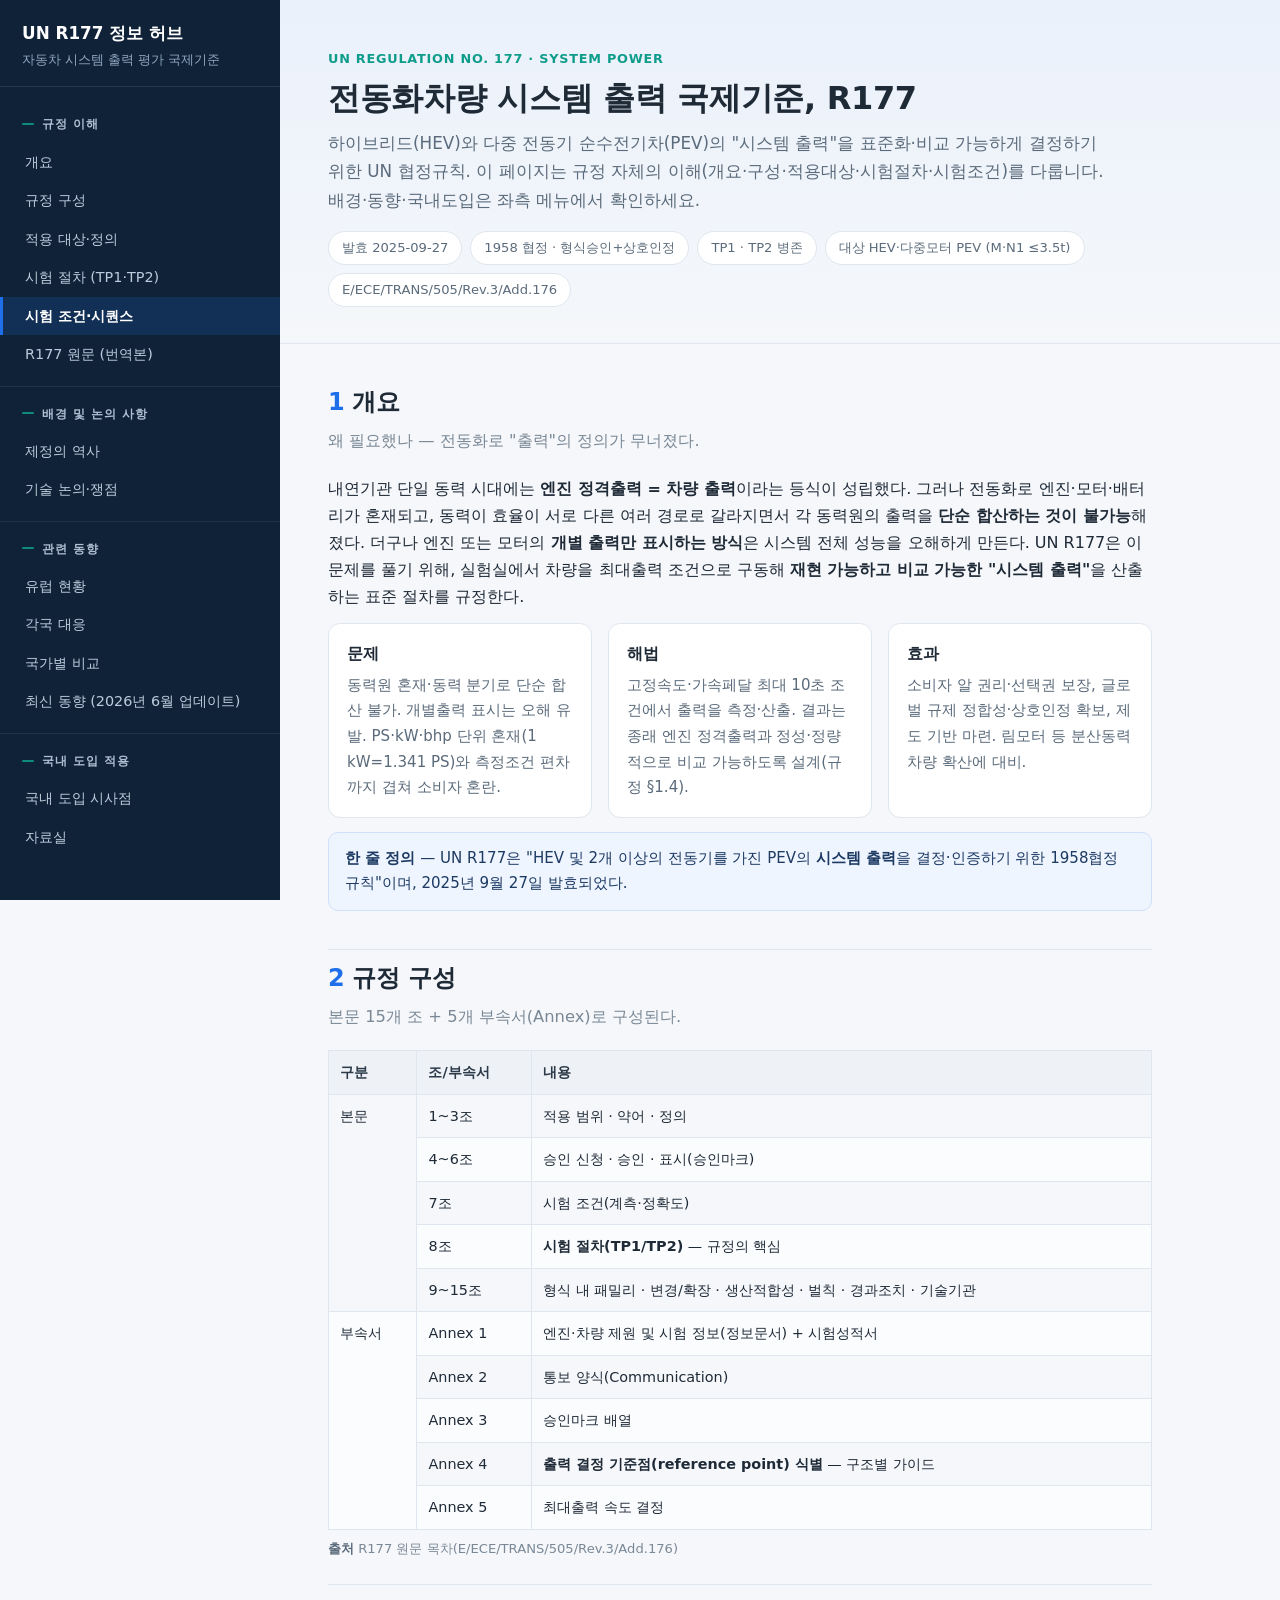
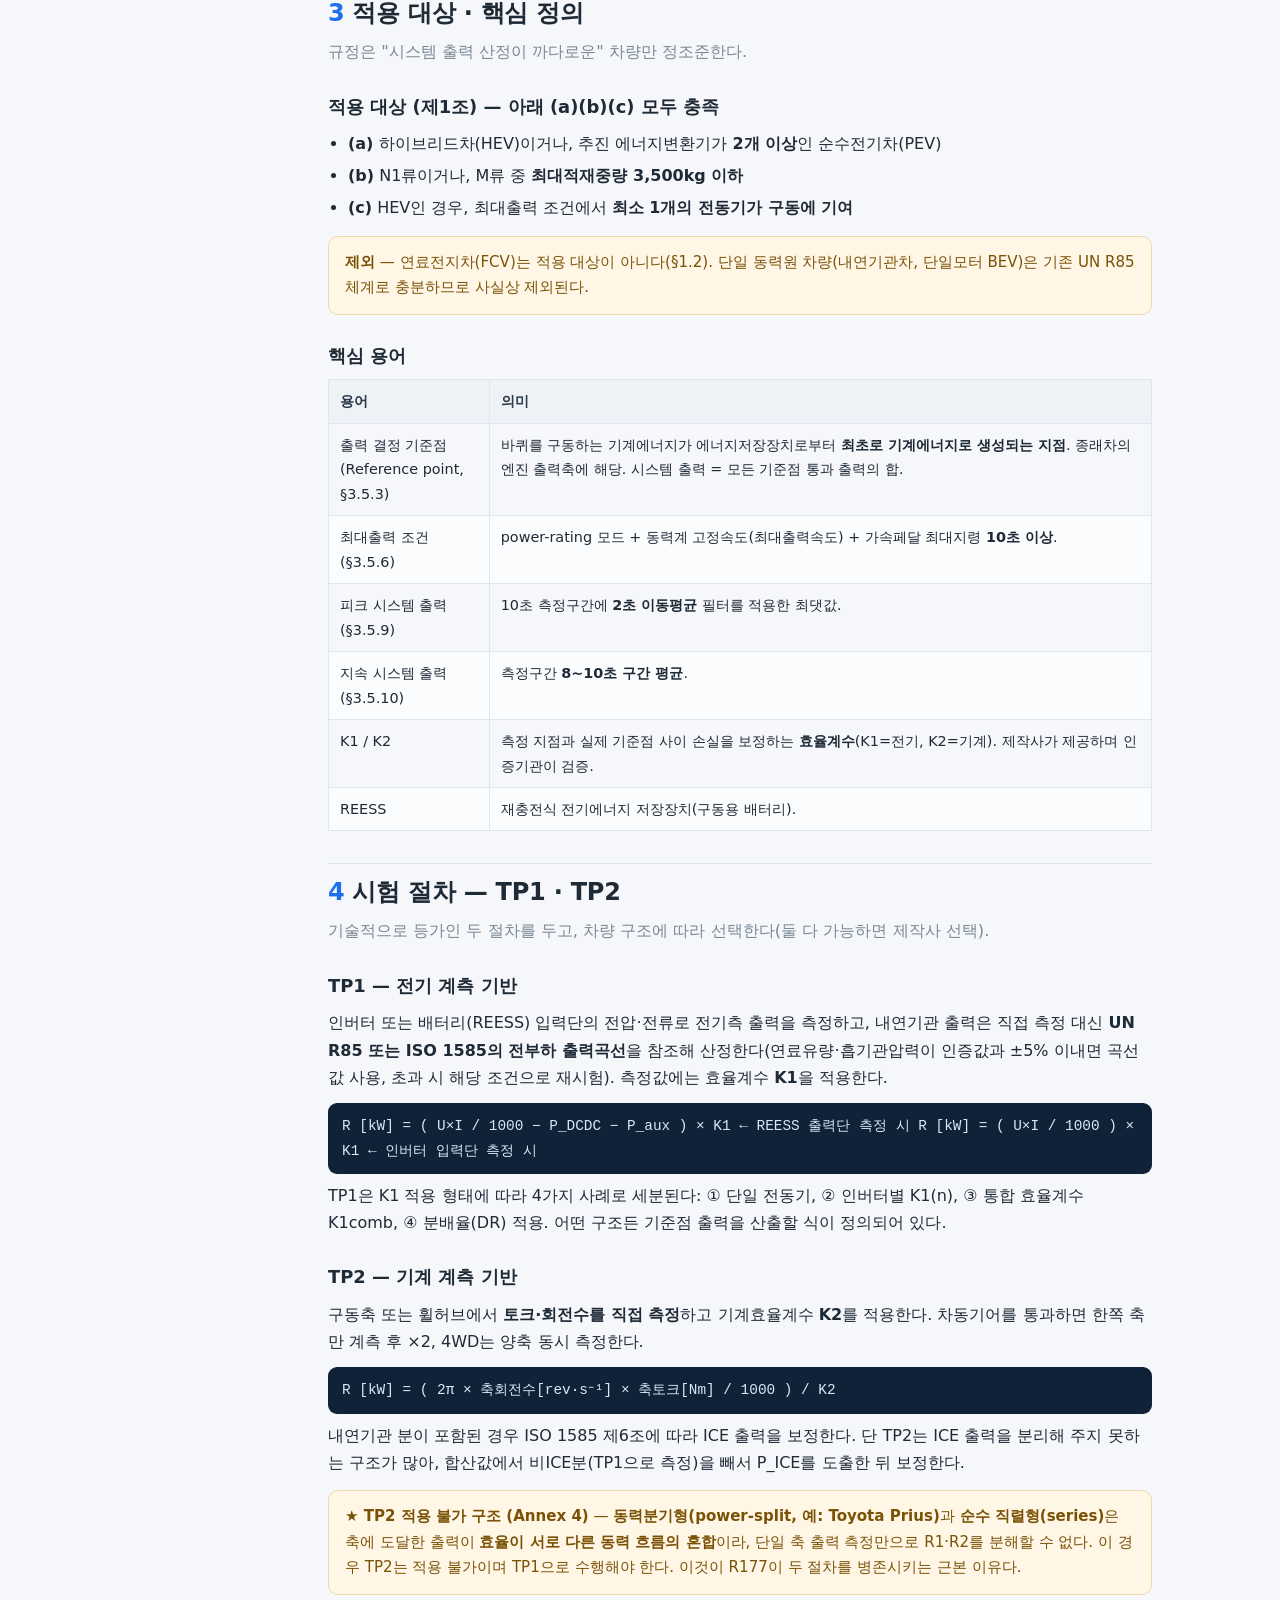
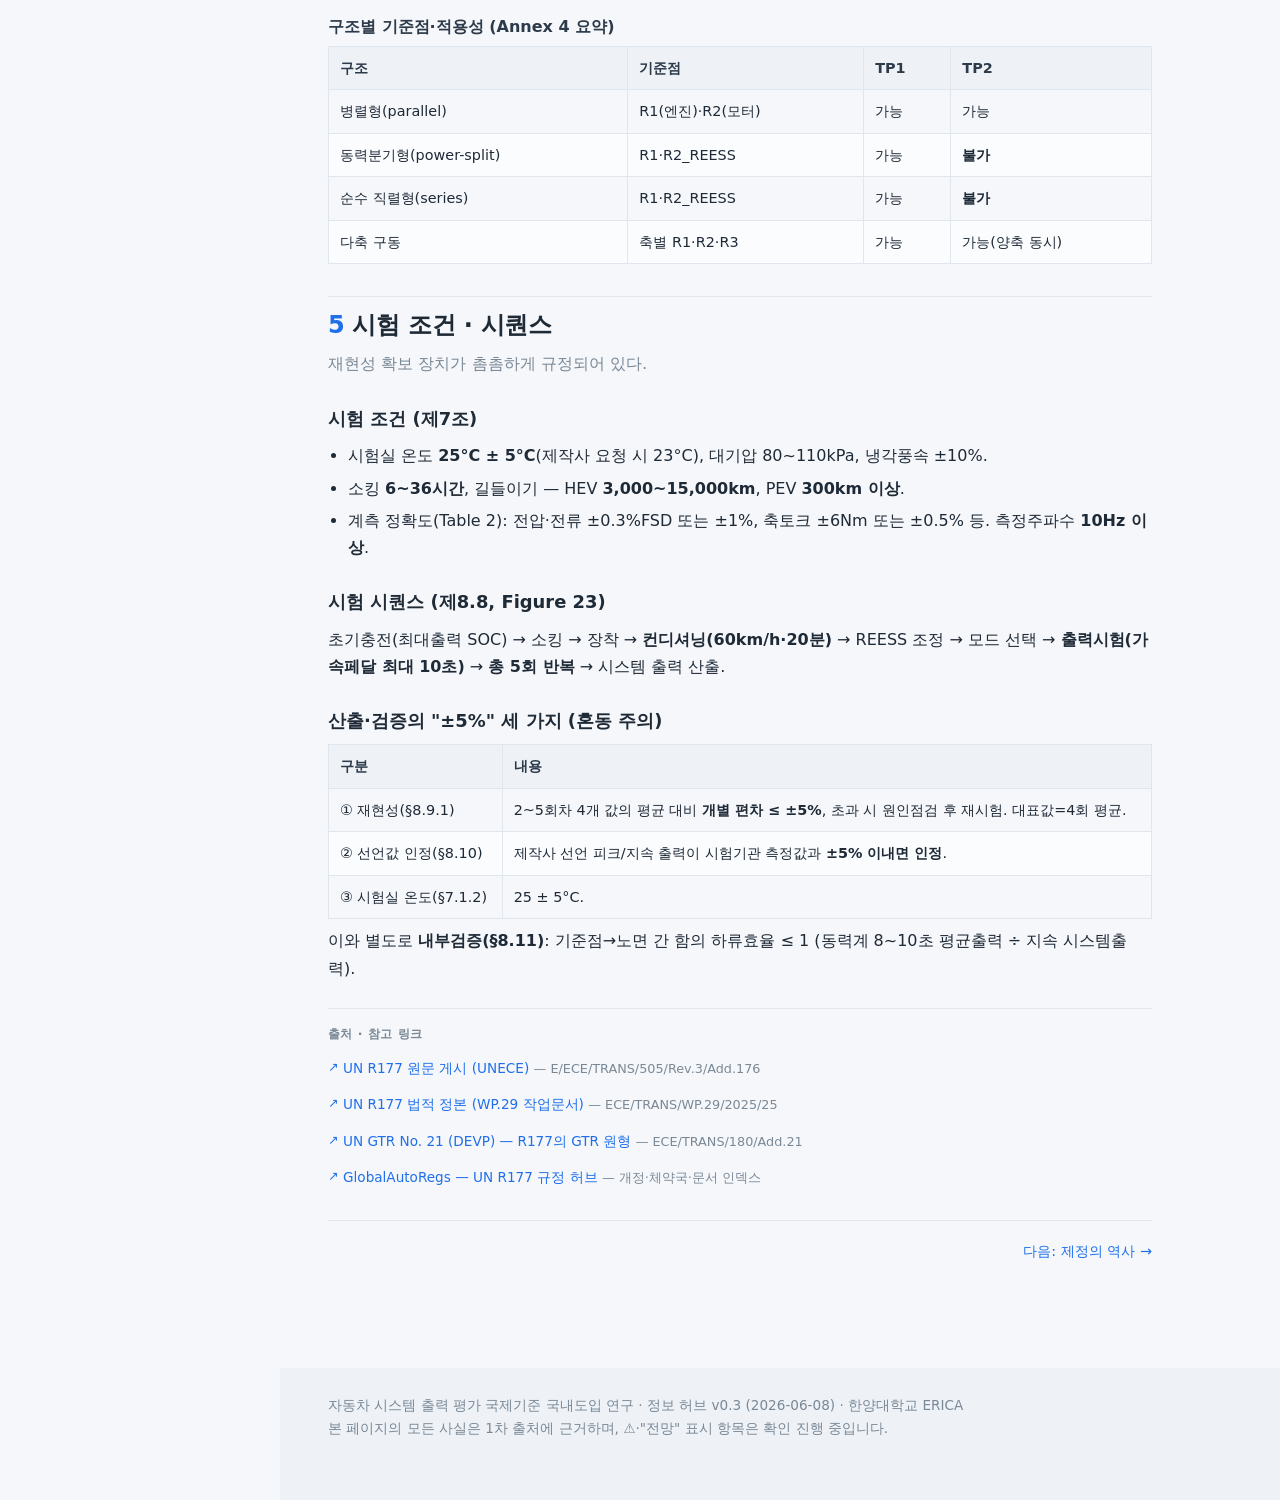
<file: index.html>
<!DOCTYPE html>
<html lang="ko">
<head>
<meta charset="UTF-8">
<meta name="viewport" content="width=device-width, initial-scale=1.0">
<title>규정 이해 — UN R177 정보 허브</title>
<link rel="stylesheet" href="styles.css">
</head>
<body data-page="index">
<div class="layout">
<aside id="sidebar"></aside>
<main>

<div class="hero">
  <div class="kick">UN Regulation No. 177 · System Power</div>
  <h1>전동화차량 시스템 출력 국제기준, R177</h1>
  <p>하이브리드(HEV)와 다중 전동기 순수전기차(PEV)의 "시스템 출력"을 표준화·비교 가능하게 결정하기 위한 UN 협정규칙. 이 페이지는 규정 자체의 이해(개요·구성·적용대상·시험절차·시험조건)를 다룹니다. 배경·동향·국내도입은 좌측 메뉴에서 확인하세요.</p>
  <div class="chips">
    <span class="chip">발효 2025-09-27</span>
    <span class="chip">1958 협정 · 형식승인+상호인정</span>
    <span class="chip">TP1 · TP2 병존</span>
    <span class="chip">대상 HEV·다중모터 PEV (M·N1 ≤3.5t)</span>
    <span class="chip">E/ECE/TRANS/505/Rev.3/Add.176</span>
  </div>
</div>

<div class="content">

<section id="overview">
  <h2><span class="num">1</span>개요</h2>
  <p class="lead">왜 필요했나 — 전동화로 "출력"의 정의가 무너졌다.</p>
  <p>내연기관 단일 동력 시대에는 <b>엔진 정격출력 = 차량 출력</b>이라는 등식이 성립했다. 그러나 전동화로 엔진·모터·배터리가 혼재되고, 동력이 효율이 서로 다른 여러 경로로 갈라지면서 각 동력원의 출력을 <b>단순 합산하는 것이 불가능</b>해졌다. 더구나 엔진 또는 모터의 <b>개별 출력만 표시하는 방식</b>은 시스템 전체 성능을 오해하게 만든다. UN R177은 이 문제를 풀기 위해, 실험실에서 차량을 최대출력 조건으로 구동해 <b>재현 가능하고 비교 가능한 "시스템 출력"</b>을 산출하는 표준 절차를 규정한다.</p>
  <div class="grid g3">
    <div class="card"><h4>문제</h4><p>동력원 혼재·동력 분기로 단순 합산 불가. 개별출력 표시는 오해 유발. PS·kW·bhp 단위 혼재(1 kW=1.341 PS)와 측정조건 편차까지 겹쳐 소비자 혼란.</p></div>
    <div class="card"><h4>해법</h4><p>고정속도·가속페달 최대 10초 조건에서 출력을 측정·산출. 결과는 종래 엔진 정격출력과 정성·정량적으로 비교 가능하도록 설계(규정 §1.4).</p></div>
    <div class="card"><h4>효과</h4><p>소비자 알 권리·선택권 보장, 글로벌 규제 정합성·상호인정 확보, 제도 기반 마련. 림모터 등 분산동력 차량 확산에 대비.</p></div>
  </div>
  <div class="callout info"><b>한 줄 정의</b> — UN R177은 "HEV 및 2개 이상의 전동기를 가진 PEV의 <b>시스템 출력</b>을 결정·인증하기 위한 1958협정 규칙"이며, 2025년 9월 27일 발효되었다.</div>
</section>

<section id="structure">
  <h2><span class="num">2</span>규정 구성</h2>
  <p class="lead">본문 15개 조 + 5개 부속서(Annex)로 구성된다.</p>
  <table>
    <thead><tr><th>구분</th><th>조/부속서</th><th>내용</th></tr></thead>
    <tbody>
      <tr><td rowspan="5">본문</td><td>1~3조</td><td>적용 범위 · 약어 · 정의</td></tr>
      <tr><td>4~6조</td><td>승인 신청 · 승인 · 표시(승인마크)</td></tr>
      <tr><td>7조</td><td>시험 조건(계측·정확도)</td></tr>
      <tr><td>8조</td><td><b>시험 절차(TP1/TP2)</b> — 규정의 핵심</td></tr>
      <tr><td>9~15조</td><td>형식 내 패밀리 · 변경/확장 · 생산적합성 · 벌칙 · 경과조치 · 기술기관</td></tr>
      <tr><td rowspan="5">부속서</td><td>Annex 1</td><td>엔진·차량 제원 및 시험 정보(정보문서) + 시험성적서</td></tr>
      <tr><td>Annex 2</td><td>통보 양식(Communication)</td></tr>
      <tr><td>Annex 3</td><td>승인마크 배열</td></tr>
      <tr><td>Annex 4</td><td><b>출력 결정 기준점(reference point) 식별</b> — 구조별 가이드</td></tr>
      <tr><td>Annex 5</td><td>최대출력 속도 결정</td></tr>
    </tbody>
  </table>
  <div class="src"><b>출처</b> R177 원문 목차(E/ECE/TRANS/505/Rev.3/Add.176)</div>
</section>

<section id="scope">
  <h2><span class="num">3</span>적용 대상 · 핵심 정의</h2>
  <p class="lead">규정은 "시스템 출력 산정이 까다로운" 차량만 정조준한다.</p>
  <h3>적용 대상 (제1조) — 아래 (a)(b)(c) 모두 충족</h3>
  <ul>
    <li><b>(a)</b> 하이브리드차(HEV)이거나, 추진 에너지변환기가 <b>2개 이상</b>인 순수전기차(PEV)</li>
    <li><b>(b)</b> N1류이거나, M류 중 <b>최대적재중량 3,500kg 이하</b></li>
    <li><b>(c)</b> HEV인 경우, 최대출력 조건에서 <b>최소 1개의 전동기가 구동에 기여</b></li>
  </ul>
  <div class="callout warn"><b>제외</b> — 연료전지차(FCV)는 적용 대상이 아니다(§1.2). 단일 동력원 차량(내연기관차, 단일모터 BEV)은 기존 UN R85 체계로 충분하므로 사실상 제외된다.</div>
  <h3>핵심 용어</h3>
  <table>
    <thead><tr><th>용어</th><th>의미</th></tr></thead>
    <tbody>
      <tr><td>출력 결정 기준점<br>(Reference point, §3.5.3)</td><td>바퀴를 구동하는 기계에너지가 에너지저장장치로부터 <b>최초로 기계에너지로 생성되는 지점</b>. 종래차의 엔진 출력축에 해당. 시스템 출력 = 모든 기준점 통과 출력의 합.</td></tr>
      <tr><td>최대출력 조건(§3.5.6)</td><td>power-rating 모드 + 동력계 고정속도(최대출력속도) + 가속페달 최대지령 <b>10초 이상</b>.</td></tr>
      <tr><td>피크 시스템 출력(§3.5.9)</td><td>10초 측정구간에 <b>2초 이동평균</b> 필터를 적용한 최댓값.</td></tr>
      <tr><td>지속 시스템 출력(§3.5.10)</td><td>측정구간 <b>8~10초 구간 평균</b>.</td></tr>
      <tr><td>K1 / K2</td><td>측정 지점과 실제 기준점 사이 손실을 보정하는 <b>효율계수</b>(K1=전기, K2=기계). 제작사가 제공하며 인증기관이 검증.</td></tr>
      <tr><td>REESS</td><td>재충전식 전기에너지 저장장치(구동용 배터리).</td></tr>
    </tbody>
  </table>
</section>

<section id="procedure">
  <h2><span class="num">4</span>시험 절차 — TP1 · TP2</h2>
  <p class="lead">기술적으로 등가인 두 절차를 두고, 차량 구조에 따라 선택한다(둘 다 가능하면 제작사 선택).</p>
  <h3>TP1 — 전기 계측 기반</h3>
  <p>인버터 또는 배터리(REESS) 입력단의 전압·전류로 전기측 출력을 측정하고, 내연기관 출력은 직접 측정 대신 <b>UN R85 또는 ISO 1585의 전부하 출력곡선</b>을 참조해 산정한다(연료유량·흡기관압력이 인증값과 ±5% 이내면 곡선값 사용, 초과 시 해당 조건으로 재시험). 측정값에는 효율계수 <b>K1</b>을 적용한다.</p>
  <div class="formula">R [kW] = ( U×I / 1000  −  P_DCDC  −  P_aux ) × K1   ← REESS 출력단 측정 시
R [kW] = ( U×I / 1000 ) × K1                          ← 인버터 입력단 측정 시</div>
  <p>TP1은 K1 적용 형태에 따라 4가지 사례로 세분된다: ① 단일 전동기, ② 인버터별 K1(n), ③ 통합 효율계수 K1comb, ④ 분배율(DR) 적용. 어떤 구조든 기준점 출력을 산출할 식이 정의되어 있다.</p>
  <h3>TP2 — 기계 계측 기반</h3>
  <p>구동축 또는 휠허브에서 <b>토크·회전수를 직접 측정</b>하고 기계효율계수 <b>K2</b>를 적용한다. 차동기어를 통과하면 한쪽 축만 계측 후 ×2, 4WD는 양축 동시 측정한다.</p>
  <div class="formula">R [kW] = ( 2π × 축회전수[rev·s⁻¹] × 축토크[Nm] / 1000 ) / K2</div>
  <p>내연기관 분이 포함된 경우 ISO 1585 제6조에 따라 ICE 출력을 보정한다. 단 TP2는 ICE 출력을 분리해 주지 못하는 구조가 많아, 합산값에서 비ICE분(TP1으로 측정)을 빼서 P_ICE를 도출한 뒤 보정한다.</p>
  <div class="callout warn"><b>★ TP2 적용 불가 구조 (Annex 4)</b> — <b>동력분기형(power-split, 예: Toyota Prius)</b>과 <b>순수 직렬형(series)</b>은 축에 도달한 출력이 <b>효율이 서로 다른 동력 흐름의 혼합</b>이라, 단일 축 출력 측정만으로 R1·R2를 분해할 수 없다. 이 경우 TP2는 적용 불가이며 TP1으로 수행해야 한다. 이것이 R177이 두 절차를 병존시키는 근본 이유다.</div>
  <h4>구조별 기준점·적용성 (Annex 4 요약)</h4>
  <table>
    <thead><tr><th>구조</th><th>기준점</th><th>TP1</th><th>TP2</th></tr></thead>
    <tbody>
      <tr><td>병렬형(parallel)</td><td>R1(엔진)·R2(모터)</td><td>가능</td><td>가능</td></tr>
      <tr><td>동력분기형(power-split)</td><td>R1·R2_REESS</td><td>가능</td><td><b>불가</b></td></tr>
      <tr><td>순수 직렬형(series)</td><td>R1·R2_REESS</td><td>가능</td><td><b>불가</b></td></tr>
      <tr><td>다축 구동</td><td>축별 R1·R2·R3</td><td>가능</td><td>가능(양축 동시)</td></tr>
    </tbody>
  </table>
</section>

<section id="conditions">
  <h2><span class="num">5</span>시험 조건 · 시퀀스</h2>
  <p class="lead">재현성 확보 장치가 촘촘하게 규정되어 있다.</p>
  <h3>시험 조건 (제7조)</h3>
  <ul>
    <li>시험실 온도 <b>25°C ± 5°C</b>(제작사 요청 시 23°C), 대기압 80~110kPa, 냉각풍속 ±10%.</li>
    <li>소킹 <b>6~36시간</b>, 길들이기 — HEV <b>3,000~15,000km</b>, PEV <b>300km 이상</b>.</li>
    <li>계측 정확도(Table 2): 전압·전류 ±0.3%FSD 또는 ±1%, 축토크 ±6Nm 또는 ±0.5% 등. 측정주파수 <b>10Hz 이상</b>.</li>
  </ul>
  <h3>시험 시퀀스 (제8.8, Figure 23)</h3>
  <p>초기충전(최대출력 SOC) → 소킹 → 장착 → <b>컨디셔닝(60km/h·20분)</b> → REESS 조정 → 모드 선택 → <b>출력시험(가속페달 최대 10초)</b> → <b>총 5회 반복</b> → 시스템 출력 산출.</p>
  <h3>산출·검증의 "±5%" 세 가지 (혼동 주의)</h3>
  <table>
    <thead><tr><th>구분</th><th>내용</th></tr></thead>
    <tbody>
      <tr><td>① 재현성(§8.9.1)</td><td>2~5회차 4개 값의 평균 대비 <b>개별 편차 ≤ ±5%</b>, 초과 시 원인점검 후 재시험. 대표값=4회 평균.</td></tr>
      <tr><td>② 선언값 인정(§8.10)</td><td>제작사 선언 피크/지속 출력이 시험기관 측정값과 <b>±5% 이내면 인정</b>.</td></tr>
      <tr><td>③ 시험실 온도(§7.1.2)</td><td>25 ± 5°C.</td></tr>
    </tbody>
  </table>
  <p>이와 별도로 <b>내부검증(§8.11)</b>: 기준점→노면 간 함의 하류효율 ≤ 1 (동력계 8~10초 평균출력 ÷ 지속 시스템출력).</p>
  <div class="reflinks">
    <h4>출처 · 참고 링크</h4>
    <ul>
      <li><a href="https://unece.org/transport/documents/2026/02/standards/addendum-176-un-regulation-no-177" target="_blank" rel="noopener">UN R177 원문 게시 (UNECE)</a> <span class="m">— E/ECE/TRANS/505/Rev.3/Add.176</span></li>
      <li><a href="https://unece.org/sites/default/files/2025-02/ECE-TRANS-WP.29-2025-25e.pdf" target="_blank" rel="noopener">UN R177 법적 정본 (WP.29 작업문서)</a> <span class="m">— ECE/TRANS/WP.29/2025/25</span></li>
      <li><a href="https://unece.org/transport/documents/2021/01/standards/un-gtr-no-21-determination-electrified-vehicle-power-devp" target="_blank" rel="noopener">UN GTR No. 21 (DEVP) — R177의 GTR 원형</a> <span class="m">— ECE/TRANS/180/Add.21</span></li>
      <li><a href="https://globalautoregs.com/rules/309" target="_blank" rel="noopener">GlobalAutoRegs — UN R177 규정 허브</a> <span class="m">— 개정·체약국·문서 인덱스</span></li>
    </ul>
  </div>
  <div class="pagenav"><span></span><a href="history.html">다음: 제정의 역사 →</a></div>
</section>

</div>
<footer>
  자동차 시스템 출력 평가 국제기준 국내도입 연구 · 정보 허브 v0.3 (2026-06-08) · 한양대학교 ERICA<br>
  본 페이지의 모든 사실은 1차 출처에 근거하며, ⚠️·"전망" 표시 항목은 확인 진행 중입니다.
</footer>
</main>
</div>
<script src="nav.js"></script>
</body>
</html>
</file>
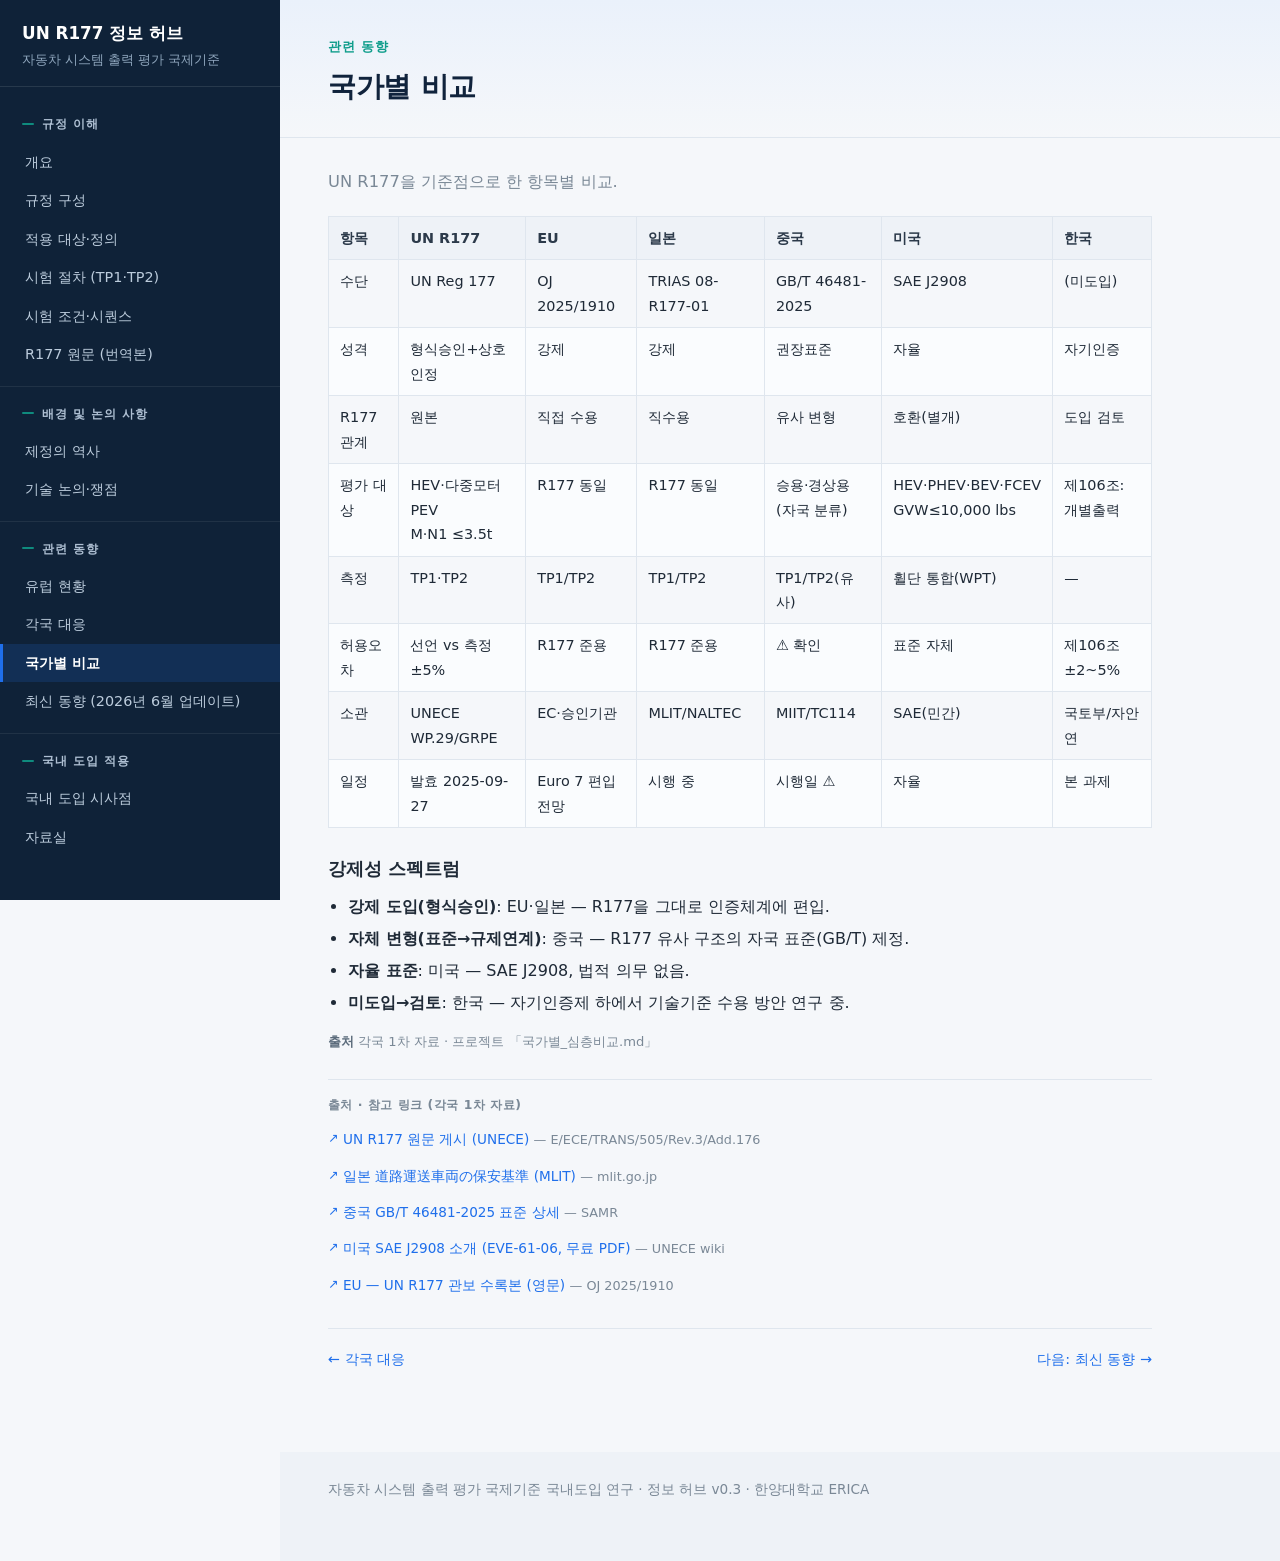
<file: compare.html>
<!DOCTYPE html>
<html lang="ko">
<head>
<meta charset="UTF-8">
<meta name="viewport" content="width=device-width, initial-scale=1.0">
<title>국가별 비교 — UN R177 정보 허브</title>
<link rel="stylesheet" href="styles.css">
</head>
<body data-page="compare">
<div class="layout">
<aside id="sidebar"></aside>
<main>
<div class="pagehead">
  <div class="kick">관련 동향</div>
  <h1>국가별 비교</h1>
</div>
<div class="content">
  <p class="lead">UN R177을 기준점으로 한 항목별 비교.</p>
  <table>
    <thead><tr><th>항목</th><th>UN R177</th><th>EU</th><th>일본</th><th>중국</th><th>미국</th><th>한국</th></tr></thead>
    <tbody>
      <tr><td>수단</td><td>UN Reg 177</td><td>OJ 2025/1910</td><td>TRIAS 08-R177-01</td><td>GB/T 46481-2025</td><td>SAE J2908</td><td>(미도입)</td></tr>
      <tr><td>성격</td><td>형식승인+상호인정</td><td>강제</td><td>강제</td><td>권장표준</td><td>자율</td><td>자기인증</td></tr>
      <tr><td>R177 관계</td><td>원본</td><td>직접 수용</td><td>직수용</td><td>유사 변형</td><td>호환(별개)</td><td>도입 검토</td></tr>
      <tr><td>평가 대상</td><td>HEV·다중모터 PEV<br>M·N1 ≤3.5t</td><td>R177 동일</td><td>R177 동일</td><td>승용·경상용<br>(자국 분류)</td><td>HEV·PHEV·BEV·FCEV<br>GVW≤10,000 lbs</td><td>제106조: 개별출력</td></tr>
      <tr><td>측정</td><td>TP1·TP2</td><td>TP1/TP2</td><td>TP1/TP2</td><td>TP1/TP2(유사)</td><td>휠단 통합(WPT)</td><td>—</td></tr>
      <tr><td>허용오차</td><td>선언 vs 측정 ±5%</td><td>R177 준용</td><td>R177 준용</td><td>⚠️ 확인</td><td>표준 자체</td><td>제106조 ±2~5%</td></tr>
      <tr><td>소관</td><td>UNECE WP.29/GRPE</td><td>EC·승인기관</td><td>MLIT/NALTEC</td><td>MIIT/TC114</td><td>SAE(민간)</td><td>국토부/자안연</td></tr>
      <tr><td>일정</td><td>발효 2025-09-27</td><td>Euro 7 편입 전망</td><td>시행 중</td><td>시행일 ⚠️</td><td>자율</td><td>본 과제</td></tr>
    </tbody>
  </table>
  <h3>강제성 스펙트럼</h3>
  <ul>
    <li><b>강제 도입(형식승인)</b>: EU·일본 — R177을 그대로 인증체계에 편입.</li>
    <li><b>자체 변형(표준→규제연계)</b>: 중국 — R177 유사 구조의 자국 표준(GB/T) 제정.</li>
    <li><b>자율 표준</b>: 미국 — SAE J2908, 법적 의무 없음.</li>
    <li><b>미도입→검토</b>: 한국 — 자기인증제 하에서 기술기준 수용 방안 연구 중.</li>
  </ul>
  <div class="src"><b>출처</b> 각국 1차 자료 · 프로젝트 「국가별_심층비교.md」</div>
  <div class="reflinks">
    <h4>출처 · 참고 링크 (각국 1차 자료)</h4>
    <ul>
      <li><a href="https://unece.org/transport/documents/2026/02/standards/addendum-176-un-regulation-no-177" target="_blank" rel="noopener">UN R177 원문 게시 (UNECE)</a> <span class="m">— E/ECE/TRANS/505/Rev.3/Add.176</span></li>
      <li><a href="https://www.mlit.go.jp/jidosha/jidosha_fr7_000007.html" target="_blank" rel="noopener">일본 道路運送車両の保安基準 (MLIT)</a> <span class="m">— mlit.go.jp</span></li>
      <li><a href="https://std.samr.gov.cn/gb/search/gbDetailed?id=EF264FF5AF18959CE05397BE0A0A187B" target="_blank" rel="noopener">중국 GB/T 46481-2025 표준 상세</a> <span class="m">— SAMR</span></li>
      <li><a href="https://wiki.unece.org/download/attachments/192840855/EVE-61-06e%20-%20SAE%20J2908%20Vehicle%20System%20Power%20Rating.pdf?api=v2" target="_blank" rel="noopener">미국 SAE J2908 소개 (EVE-61-06, 무료 PDF)</a> <span class="m">— UNECE wiki</span></li>
      <li><a href="https://eur-lex.europa.eu/eli/reg/2025/1910/oj/eng" target="_blank" rel="noopener">EU — UN R177 관보 수록본 (영문)</a> <span class="m">— OJ 2025/1910</span></li>
    </ul>
  </div>
  <div class="pagenav"><a href="global.html">← 각국 대응</a><a href="updates.html">다음: 최신 동향 →</a></div>
</div>
<footer>자동차 시스템 출력 평가 국제기준 국내도입 연구 · 정보 허브 v0.3 · 한양대학교 ERICA</footer>
</main>
</div>
<script src="nav.js"></script>
</body>
</html>
</file>
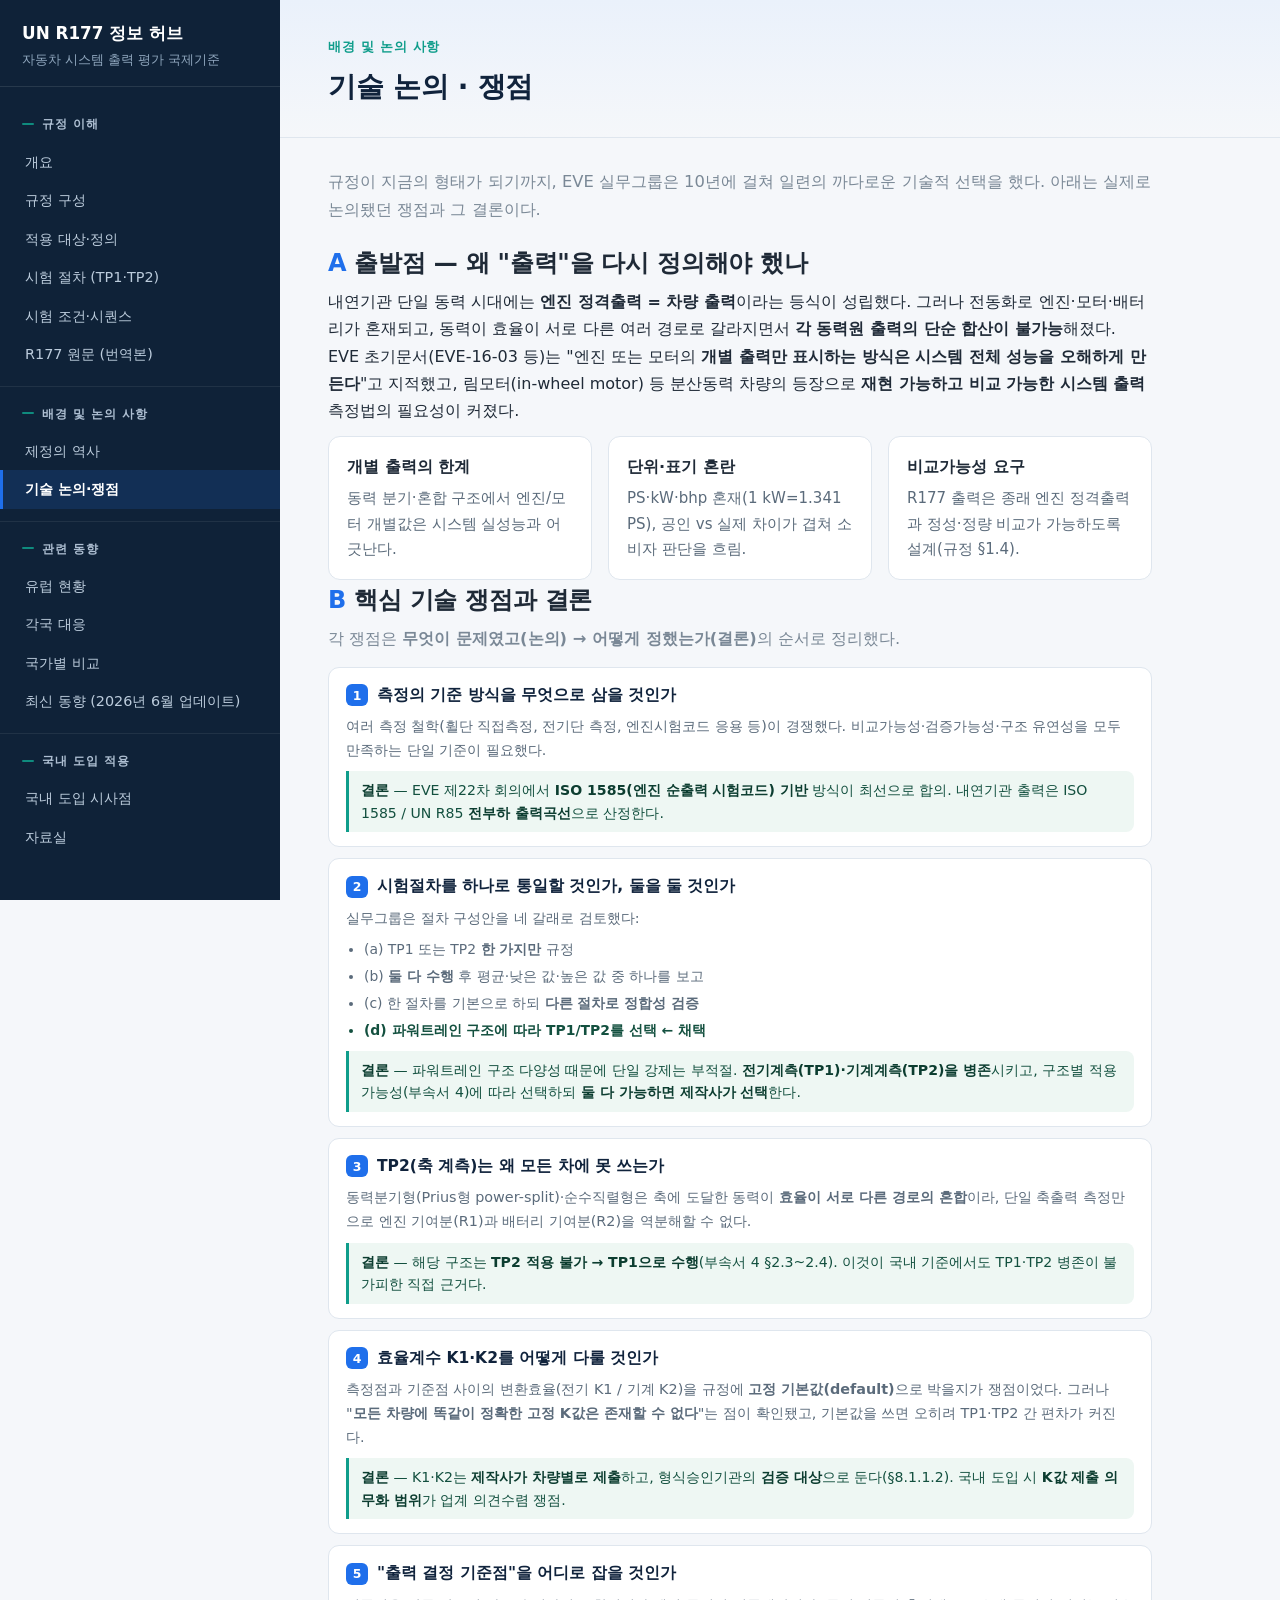
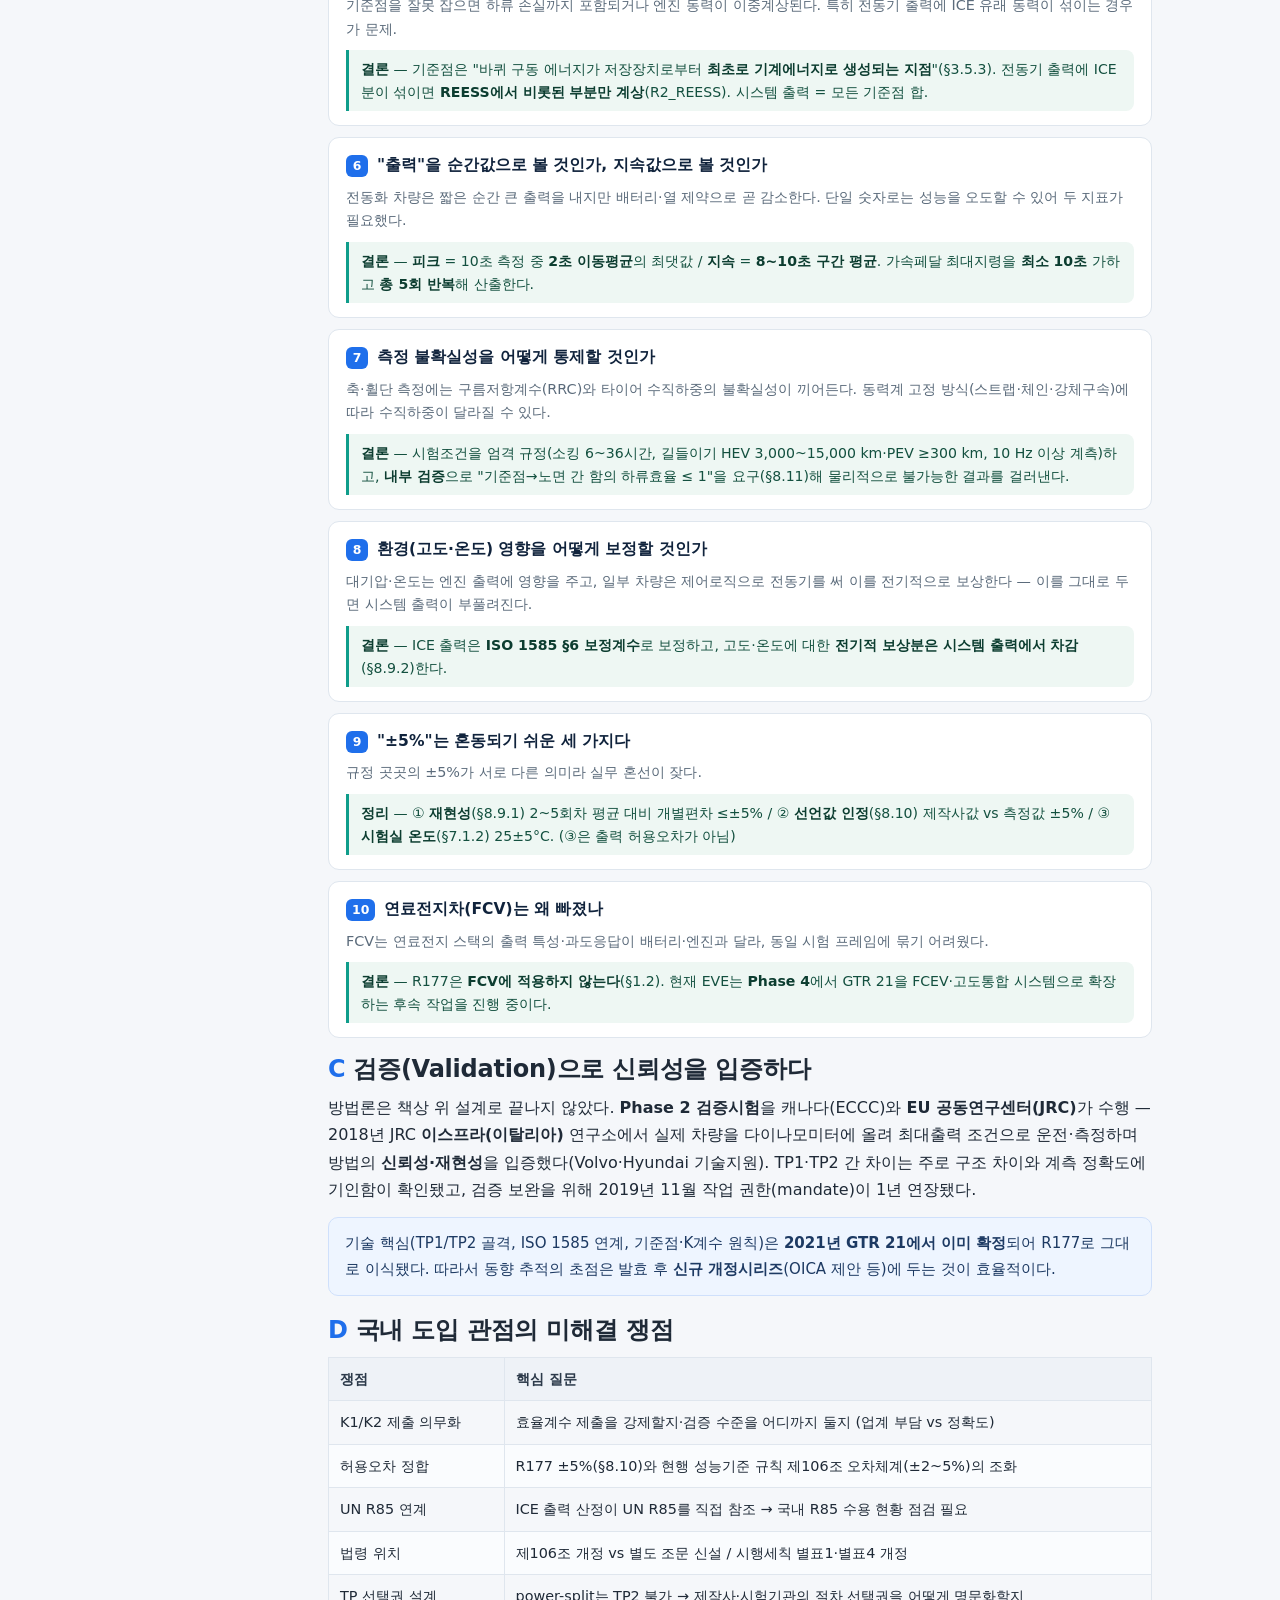
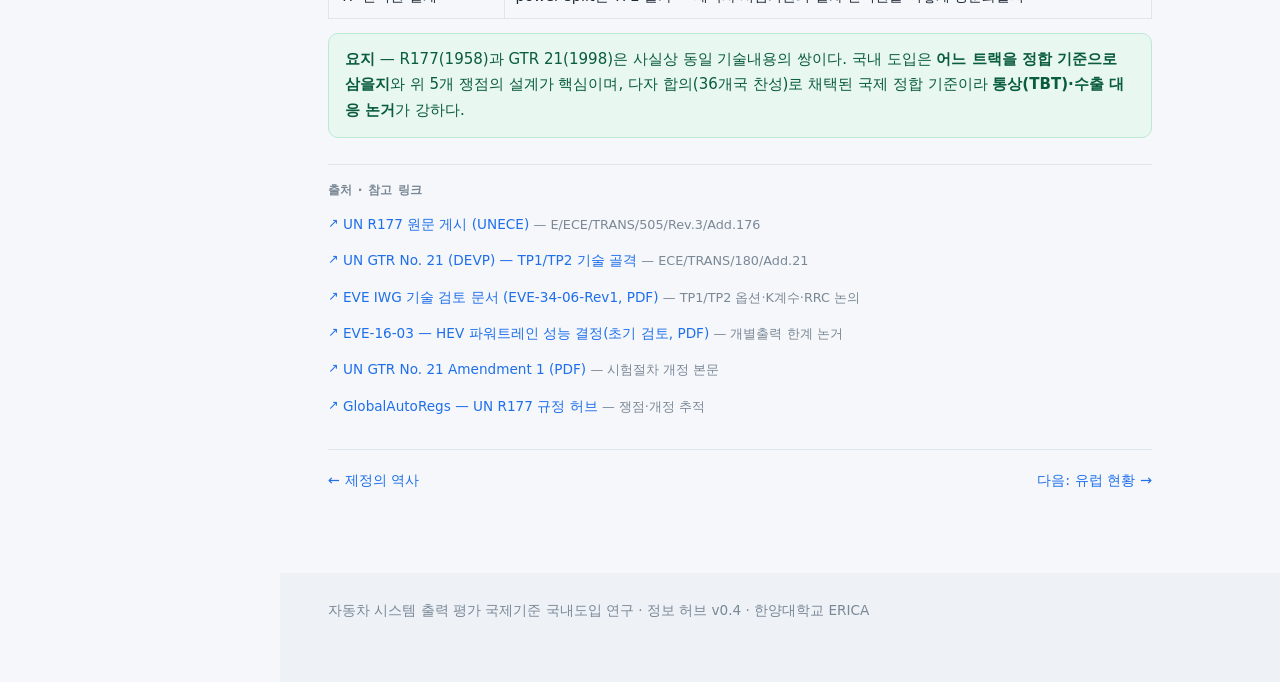
<file: debate.html>
<!DOCTYPE html>
<html lang="ko">
<head>
<meta charset="UTF-8">
<meta name="viewport" content="width=device-width, initial-scale=1.0">
<title>기술 논의·쟁점 — UN R177 정보 허브</title>
<link rel="stylesheet" href="styles.css">
<style>
  .issue{border:1px solid var(--line);border-radius:11px;background:#fff;padding:14px 17px;margin-bottom:11px}
  .issue .q{font-weight:700;color:#10233c;font-size:.97rem;display:flex;gap:9px;align-items:baseline}
  .issue .q .tag{flex:none;min-width:22px;height:22px;padding:0 6px;border-radius:6px;background:var(--accent);color:#fff;font-size:.78rem;font-weight:700;display:inline-flex;align-items:center;justify-content:center}
  .issue p{margin:7px 0 0;font-size:.9rem;line-height:1.65;color:var(--text)}
  .issue .deb{color:var(--muted)}
  .issue .out{margin-top:9px;font-size:.88rem;background:#eef7f3;border-left:3px solid var(--teal);padding:8px 12px;border-radius:0 8px 8px 0;color:#13503f;line-height:1.6}
  .issue .out b{color:#0c3d30}
  .optlist{margin:7px 0 0;padding-left:18px;font-size:.87rem;color:var(--muted);line-height:1.6}
  .optlist li{margin-bottom:3px}
  .optlist li.pick{color:#13503f;font-weight:600}
</style>
</head>
<body data-page="debate">
<div class="layout">
<aside id="sidebar"></aside>
<main>
<div class="pagehead">
  <div class="kick">배경 및 논의 사항</div>
  <h1>기술 논의 · 쟁점</h1>
</div>
<div class="content">
  <p class="lead">규정이 지금의 형태가 되기까지, EVE 실무그룹은 10년에 걸쳐 일련의 까다로운 기술적 선택을 했다. 아래는 실제로 논의됐던 쟁점과 그 결론이다.</p>

  <h2><span class="num">A</span>출발점 — 왜 "출력"을 다시 정의해야 했나</h2>
  <p>내연기관 단일 동력 시대에는 <b>엔진 정격출력 = 차량 출력</b>이라는 등식이 성립했다. 그러나 전동화로 엔진·모터·배터리가 혼재되고, 동력이 효율이 서로 다른 여러 경로로 갈라지면서 <b>각 동력원 출력의 단순 합산이 불가능</b>해졌다. EVE 초기문서(EVE-16-03 등)는 "엔진 또는 모터의 <b>개별 출력만 표시하는 방식은 시스템 전체 성능을 오해하게 만든다</b>"고 지적했고, 림모터(in-wheel motor) 등 분산동력 차량의 등장으로 <b>재현 가능하고 비교 가능한 시스템 출력</b> 측정법의 필요성이 커졌다.</p>
  <div class="grid g3">
    <div class="card"><h4>개별 출력의 한계</h4><p>동력 분기·혼합 구조에서 엔진/모터 개별값은 시스템 실성능과 어긋난다.</p></div>
    <div class="card"><h4>단위·표기 혼란</h4><p>PS·kW·bhp 혼재(1 kW=1.341 PS), 공인 vs 실제 차이가 겹쳐 소비자 판단을 흐림.</p></div>
    <div class="card"><h4>비교가능성 요구</h4><p>R177 출력은 종래 엔진 정격출력과 정성·정량 비교가 가능하도록 설계(규정 §1.4).</p></div>
  </div>

  <h2><span class="num">B</span>핵심 기술 쟁점과 결론</h2>
  <p class="lead" style="margin-bottom:14px">각 쟁점은 <b>무엇이 문제였고(논의) → 어떻게 정했는가(결론)</b>의 순서로 정리했다.</p>

  <div class="issue">
    <div class="q"><span class="tag">1</span>측정의 기준 방식을 무엇으로 삼을 것인가</div>
    <p class="deb">여러 측정 철학(휠단 직접측정, 전기단 측정, 엔진시험코드 응용 등)이 경쟁했다. 비교가능성·검증가능성·구조 유연성을 모두 만족하는 단일 기준이 필요했다.</p>
    <div class="out"><b>결론</b> — EVE 제22차 회의에서 <b>ISO 1585(엔진 순출력 시험코드) 기반</b> 방식이 최선으로 합의. 내연기관 출력은 ISO 1585 / UN R85 <b>전부하 출력곡선</b>으로 산정한다.</div>
  </div>

  <div class="issue">
    <div class="q"><span class="tag">2</span>시험절차를 하나로 통일할 것인가, 둘을 둘 것인가</div>
    <p class="deb">실무그룹은 절차 구성안을 네 갈래로 검토했다:</p>
    <ul class="optlist">
      <li>(a) TP1 또는 TP2 <b>한 가지만</b> 규정</li>
      <li>(b) <b>둘 다 수행</b> 후 평균·낮은 값·높은 값 중 하나를 보고</li>
      <li>(c) 한 절차를 기본으로 하되 <b>다른 절차로 정합성 검증</b></li>
      <li class="pick">(d) 파워트레인 <b>구조에 따라 TP1/TP2를 선택</b> ← 채택</li>
    </ul>
    <div class="out"><b>결론</b> — 파워트레인 구조 다양성 때문에 단일 강제는 부적절. <b>전기계측(TP1)·기계계측(TP2)을 병존</b>시키고, 구조별 적용 가능성(부속서 4)에 따라 선택하되 <b>둘 다 가능하면 제작사가 선택</b>한다.</div>
  </div>

  <div class="issue">
    <div class="q"><span class="tag">3</span>TP2(축 계측)는 왜 모든 차에 못 쓰는가</div>
    <p class="deb">동력분기형(Prius형 power-split)·순수직렬형은 축에 도달한 동력이 <b>효율이 서로 다른 경로의 혼합</b>이라, 단일 축출력 측정만으로 엔진 기여분(R1)과 배터리 기여분(R2)을 역분해할 수 없다.</p>
    <div class="out"><b>결론</b> — 해당 구조는 <b>TP2 적용 불가 → TP1으로 수행</b>(부속서 4 §2.3~2.4). 이것이 국내 기준에서도 TP1·TP2 병존이 불가피한 직접 근거다.</div>
  </div>

  <div class="issue">
    <div class="q"><span class="tag">4</span>효율계수 K1·K2를 어떻게 다룰 것인가</div>
    <p class="deb">측정점과 기준점 사이의 변환효율(전기 K1 / 기계 K2)을 규정에 <b>고정 기본값(default)</b>으로 박을지가 쟁점이었다. 그러나 "<b>모든 차량에 똑같이 정확한 고정 K값은 존재할 수 없다</b>"는 점이 확인됐고, 기본값을 쓰면 오히려 TP1·TP2 간 편차가 커진다.</p>
    <div class="out"><b>결론</b> — K1·K2는 <b>제작사가 차량별로 제출</b>하고, 형식승인기관의 <b>검증 대상</b>으로 둔다(§8.1.1.2). 국내 도입 시 <b>K값 제출 의무화 범위</b>가 업계 의견수렴 쟁점.</div>
  </div>

  <div class="issue">
    <div class="q"><span class="tag">5</span>"출력 결정 기준점"을 어디로 잡을 것인가</div>
    <p class="deb">기준점을 잘못 잡으면 하류 손실까지 포함되거나 엔진 동력이 이중계상된다. 특히 전동기 출력에 ICE 유래 동력이 섞이는 경우가 문제.</p>
    <div class="out"><b>결론</b> — 기준점은 "바퀴 구동 에너지가 저장장치로부터 <b>최초로 기계에너지로 생성되는 지점</b>"(§3.5.3). 전동기 출력에 ICE분이 섞이면 <b>REESS에서 비롯된 부분만 계상</b>(R2_REESS). 시스템 출력 = 모든 기준점 합.</div>
  </div>

  <div class="issue">
    <div class="q"><span class="tag">6</span>"출력"을 순간값으로 볼 것인가, 지속값으로 볼 것인가</div>
    <p class="deb">전동화 차량은 짧은 순간 큰 출력을 내지만 배터리·열 제약으로 곧 감소한다. 단일 숫자로는 성능을 오도할 수 있어 두 지표가 필요했다.</p>
    <div class="out"><b>결론</b> — <b>피크</b> = 10초 측정 중 <b>2초 이동평균</b>의 최댓값 / <b>지속</b> = <b>8~10초 구간 평균</b>. 가속페달 최대지령을 <b>최소 10초</b> 가하고 <b>총 5회 반복</b>해 산출한다.</div>
  </div>

  <div class="issue">
    <div class="q"><span class="tag">7</span>측정 불확실성을 어떻게 통제할 것인가</div>
    <p class="deb">축·휠단 측정에는 구름저항계수(RRC)와 타이어 수직하중의 불확실성이 끼어든다. 동력계 고정 방식(스트랩·체인·강체구속)에 따라 수직하중이 달라질 수 있다.</p>
    <div class="out"><b>결론</b> — 시험조건을 엄격 규정(소킹 6~36시간, 길들이기 HEV 3,000~15,000 km·PEV ≥300 km, 10 Hz 이상 계측)하고, <b>내부 검증</b>으로 "기준점→노면 간 함의 하류효율 ≤ 1"을 요구(§8.11)해 물리적으로 불가능한 결과를 걸러낸다.</div>
  </div>

  <div class="issue">
    <div class="q"><span class="tag">8</span>환경(고도·온도) 영향을 어떻게 보정할 것인가</div>
    <p class="deb">대기압·온도는 엔진 출력에 영향을 주고, 일부 차량은 제어로직으로 전동기를 써 이를 전기적으로 보상한다 — 이를 그대로 두면 시스템 출력이 부풀려진다.</p>
    <div class="out"><b>결론</b> — ICE 출력은 <b>ISO 1585 §6 보정계수</b>로 보정하고, 고도·온도에 대한 <b>전기적 보상분은 시스템 출력에서 차감</b>(§8.9.2)한다.</div>
  </div>

  <div class="issue">
    <div class="q"><span class="tag">9</span>"±5%"는 혼동되기 쉬운 세 가지다</div>
    <p class="deb">규정 곳곳의 ±5%가 서로 다른 의미라 실무 혼선이 잦다.</p>
    <div class="out"><b>정리</b> — ① <b>재현성</b>(§8.9.1) 2~5회차 평균 대비 개별편차 ≤±5% / ② <b>선언값 인정</b>(§8.10) 제작사값 vs 측정값 ±5% / ③ <b>시험실 온도</b>(§7.1.2) 25±5°C. (③은 출력 허용오차가 아님)</div>
  </div>

  <div class="issue">
    <div class="q"><span class="tag">10</span>연료전지차(FCV)는 왜 빠졌나</div>
    <p class="deb">FCV는 연료전지 스택의 출력 특성·과도응답이 배터리·엔진과 달라, 동일 시험 프레임에 묶기 어려웠다.</p>
    <div class="out"><b>결론</b> — R177은 <b>FCV에 적용하지 않는다</b>(§1.2). 현재 EVE는 <b>Phase 4</b>에서 GTR 21을 FCEV·고도통합 시스템으로 확장하는 후속 작업을 진행 중이다.</div>
  </div>

  <h2><span class="num">C</span>검증(Validation)으로 신뢰성을 입증하다</h2>
  <p>방법론은 책상 위 설계로 끝나지 않았다. <b>Phase 2 검증시험</b>을 캐나다(ECCC)와 <b>EU 공동연구센터(JRC)</b>가 수행 — 2018년 JRC <b>이스프라(이탈리아)</b> 연구소에서 실제 차량을 다이나모미터에 올려 최대출력 조건으로 운전·측정하며 방법의 <b>신뢰성·재현성</b>을 입증했다(Volvo·Hyundai 기술지원). TP1·TP2 간 차이는 주로 구조 차이와 계측 정확도에 기인함이 확인됐고, 검증 보완을 위해 2019년 11월 작업 권한(mandate)이 1년 연장됐다.</p>

  <div class="callout info">기술 핵심(TP1/TP2 골격, ISO 1585 연계, 기준점·K계수 원칙)은 <b>2021년 GTR 21에서 이미 확정</b>되어 R177로 그대로 이식됐다. 따라서 동향 추적의 초점은 발효 후 <b>신규 개정시리즈</b>(OICA 제안 등)에 두는 것이 효율적이다.</div>

  <h2><span class="num">D</span>국내 도입 관점의 미해결 쟁점</h2>
  <table>
    <thead><tr><th>쟁점</th><th>핵심 질문</th></tr></thead>
    <tbody>
      <tr><td>K1/K2 제출 의무화</td><td>효율계수 제출을 강제할지·검증 수준을 어디까지 둘지 (업계 부담 vs 정확도)</td></tr>
      <tr><td>허용오차 정합</td><td>R177 ±5%(§8.10)와 현행 성능기준 규칙 제106조 오차체계(±2~5%)의 조화</td></tr>
      <tr><td>UN R85 연계</td><td>ICE 출력 산정이 UN R85를 직접 참조 → 국내 R85 수용 현황 점검 필요</td></tr>
      <tr><td>법령 위치</td><td>제106조 개정 vs 별도 조문 신설 / 시행세칙 별표1·별표4 개정</td></tr>
      <tr><td>TP 선택권 설계</td><td>power-split는 TP2 불가 → 제작사·시험기관의 절차 선택권을 어떻게 명문화할지</td></tr>
    </tbody>
  </table>
  <div class="callout ok"><b>요지</b> — R177(1958)과 GTR 21(1998)은 사실상 동일 기술내용의 쌍이다. 국내 도입은 <b>어느 트랙을 정합 기준으로 삼을지</b>와 위 5개 쟁점의 설계가 핵심이며, 다자 합의(36개국 찬성)로 채택된 국제 정합 기준이라 <b>통상(TBT)·수출 대응 논거</b>가 강하다.</div>
  <div class="reflinks">
    <h4>출처 · 참고 링크</h4>
    <ul>
      <li><a href="https://unece.org/transport/documents/2026/02/standards/addendum-176-un-regulation-no-177" target="_blank" rel="noopener">UN R177 원문 게시 (UNECE)</a> <span class="m">— E/ECE/TRANS/505/Rev.3/Add.176</span></li>
      <li><a href="https://unece.org/transport/documents/2021/01/standards/un-gtr-no-21-determination-electrified-vehicle-power-devp" target="_blank" rel="noopener">UN GTR No. 21 (DEVP) — TP1/TP2 기술 골격</a> <span class="m">— ECE/TRANS/180/Add.21</span></li>
      <li><a href="https://wiki.unece.org/download/attachments/94045375/EVE-34-06-Rev1.pdf?api=v2" target="_blank" rel="noopener">EVE IWG 기술 검토 문서 (EVE-34-06-Rev1, PDF)</a> <span class="m">— TP1/TP2 옵션·K계수·RRC 논의</span></li>
      <li><a href="https://wiki.unece.org/download/attachments/25887706/EVE-16-03e.pdf?api=v2" target="_blank" rel="noopener">EVE-16-03 — HEV 파워트레인 성능 결정(초기 검토, PDF)</a> <span class="m">— 개별출력 한계 논거</span></li>
      <li><a href="https://unece.org/sites/default/files/2024-08/ECE-TRANS-180-Add.21-Amend1e.pdf" target="_blank" rel="noopener">UN GTR No. 21 Amendment 1 (PDF)</a> <span class="m">— 시험절차 개정 본문</span></li>
      <li><a href="https://globalautoregs.com/rules/309" target="_blank" rel="noopener">GlobalAutoRegs — UN R177 규정 허브</a> <span class="m">— 쟁점·개정 추적</span></li>
    </ul>
  </div>
  <div class="pagenav"><a href="history.html">← 제정의 역사</a><a href="europe.html">다음: 유럽 현황 →</a></div>
</div>
<footer>자동차 시스템 출력 평가 국제기준 국내도입 연구 · 정보 허브 v0.4 · 한양대학교 ERICA</footer>
</main>
</div>
<script src="nav.js"></script>
</body>
</html>
</file>
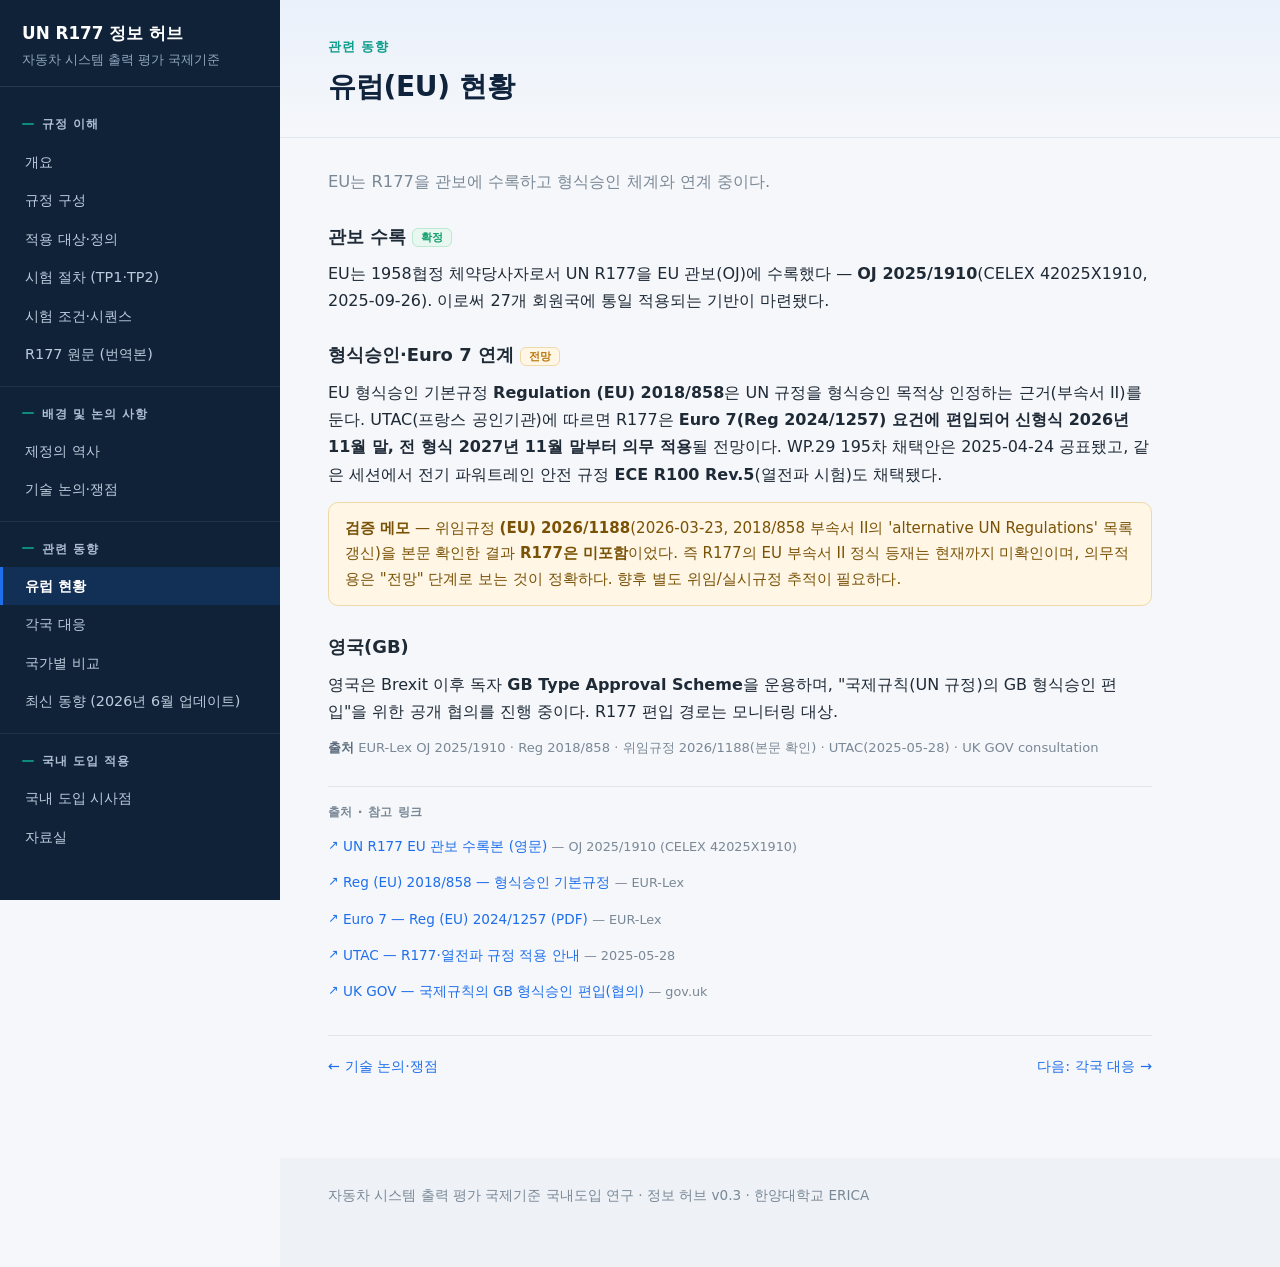
<file: europe.html>
<!DOCTYPE html>
<html lang="ko">
<head>
<meta charset="UTF-8">
<meta name="viewport" content="width=device-width, initial-scale=1.0">
<title>유럽 현황 — UN R177 정보 허브</title>
<link rel="stylesheet" href="styles.css">
</head>
<body data-page="europe">
<div class="layout">
<aside id="sidebar"></aside>
<main>
<div class="pagehead">
  <div class="kick">관련 동향</div>
  <h1>유럽(EU) 현황</h1>
</div>
<div class="content">
  <p class="lead">EU는 R177을 관보에 수록하고 형식승인 체계와 연계 중이다.</p>
  <h3>관보 수록 <span class="badge b-ok">확정</span></h3>
  <p>EU는 1958협정 체약당사자로서 UN R177을 EU 관보(OJ)에 수록했다 — <b>OJ 2025/1910</b>(CELEX 42025X1910, 2025-09-26). 이로써 27개 회원국에 통일 적용되는 기반이 마련됐다.</p>
  <h3>형식승인·Euro 7 연계 <span class="badge b-warn">전망</span></h3>
  <p>EU 형식승인 기본규정 <b>Regulation (EU) 2018/858</b>은 UN 규정을 형식승인 목적상 인정하는 근거(부속서 II)를 둔다. UTAC(프랑스 공인기관)에 따르면 R177은 <b>Euro 7(Reg 2024/1257) 요건에 편입되어 신형식 2026년 11월 말, 전 형식 2027년 11월 말부터 의무 적용</b>될 전망이다. WP.29 195차 채택안은 2025-04-24 공표됐고, 같은 세션에서 전기 파워트레인 안전 규정 <b>ECE R100 Rev.5</b>(열전파 시험)도 채택됐다.</p>
  <div class="callout warn"><b>검증 메모</b> — 위임규정 <b>(EU) 2026/1188</b>(2026-03-23, 2018/858 부속서 II의 'alternative UN Regulations' 목록 갱신)을 본문 확인한 결과 <b>R177은 미포함</b>이었다. 즉 R177의 EU 부속서 II 정식 등재는 현재까지 미확인이며, 의무적용은 "전망" 단계로 보는 것이 정확하다. 향후 별도 위임/실시규정 추적이 필요하다.</div>
  <h3>영국(GB)</h3>
  <p>영국은 Brexit 이후 독자 <b>GB Type Approval Scheme</b>을 운용하며, "국제규칙(UN 규정)의 GB 형식승인 편입"을 위한 공개 협의를 진행 중이다. R177 편입 경로는 모니터링 대상.</p>
  <div class="src"><b>출처</b> EUR-Lex OJ 2025/1910 · Reg 2018/858 · 위임규정 2026/1188(본문 확인) · UTAC(2025-05-28) · UK GOV consultation</div>
  <div class="reflinks">
    <h4>출처 · 참고 링크</h4>
    <ul>
      <li><a href="https://eur-lex.europa.eu/eli/reg/2025/1910/oj/eng" target="_blank" rel="noopener">UN R177 EU 관보 수록본 (영문)</a> <span class="m">— OJ 2025/1910 (CELEX 42025X1910)</span></li>
      <li><a href="https://eur-lex.europa.eu/eli/reg/2018/858/oj/eng" target="_blank" rel="noopener">Reg (EU) 2018/858 — 형식승인 기본규정</a> <span class="m">— EUR-Lex</span></li>
      <li><a href="https://eur-lex.europa.eu/legal-content/EN/TXT/PDF/?uri=CELEX:32024R1257" target="_blank" rel="noopener">Euro 7 — Reg (EU) 2024/1257 (PDF)</a> <span class="m">— EUR-Lex</span></li>
      <li><a href="https://www.utac.com/news/utac-contributes-to-two-new-regulations-regarding-thermal-propagration-and-system-power-for-electric-vehicles" target="_blank" rel="noopener">UTAC — R177·열전파 규정 적용 안내</a> <span class="m">— 2025-05-28</span></li>
      <li><a href="https://www.gov.uk/government/consultations/incorporating-international-rules-into-gb-type-approval-for-road-vehicles" target="_blank" rel="noopener">UK GOV — 국제규칙의 GB 형식승인 편입(협의)</a> <span class="m">— gov.uk</span></li>
    </ul>
  </div>
  <div class="pagenav"><a href="debate.html">← 기술 논의·쟁점</a><a href="global.html">다음: 각국 대응 →</a></div>
</div>
<footer>자동차 시스템 출력 평가 국제기준 국내도입 연구 · 정보 허브 v0.3 · 한양대학교 ERICA</footer>
</main>
</div>
<script src="nav.js"></script>
</body>
</html>
</file>
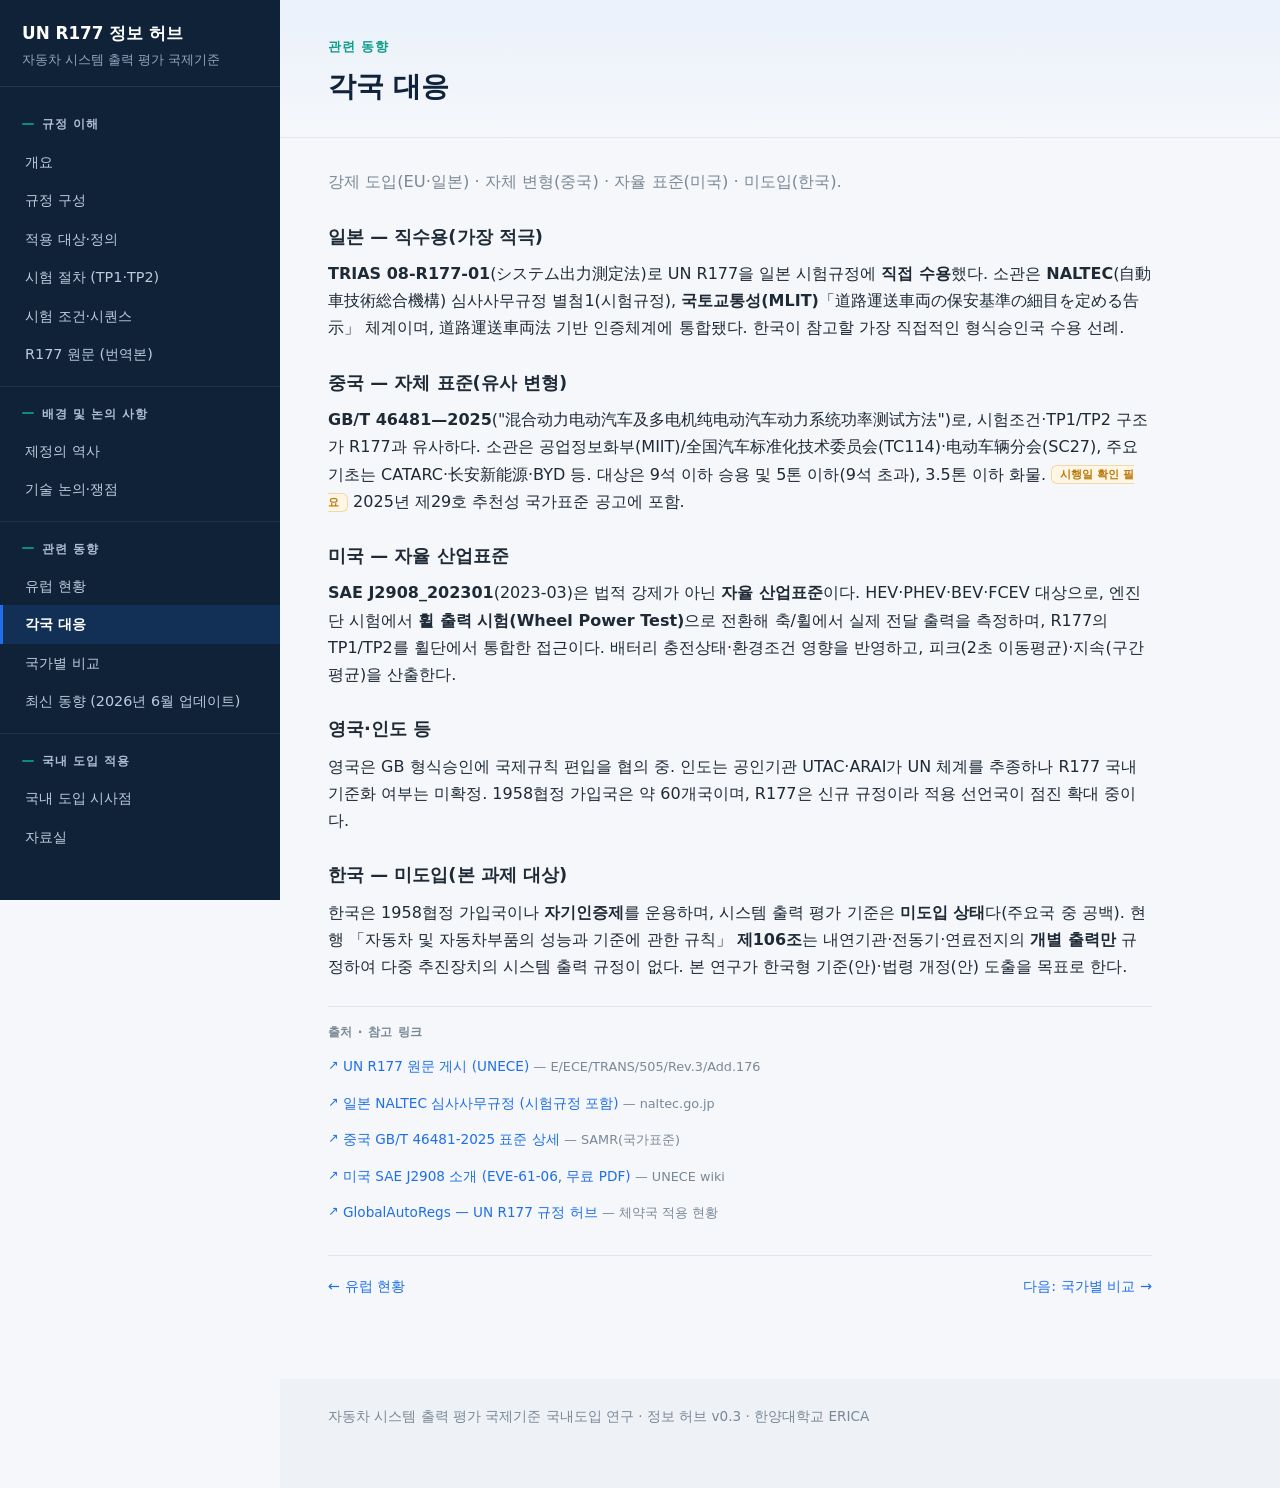
<file: global.html>
<!DOCTYPE html>
<html lang="ko">
<head>
<meta charset="UTF-8">
<meta name="viewport" content="width=device-width, initial-scale=1.0">
<title>각국 대응 — UN R177 정보 허브</title>
<link rel="stylesheet" href="styles.css">
</head>
<body data-page="global">
<div class="layout">
<aside id="sidebar"></aside>
<main>
<div class="pagehead">
  <div class="kick">관련 동향</div>
  <h1>각국 대응</h1>
</div>
<div class="content">
  <p class="lead">강제 도입(EU·일본) · 자체 변형(중국) · 자율 표준(미국) · 미도입(한국).</p>
  <h3>일본 — 직수용(가장 적극)</h3>
  <p><b>TRIAS 08-R177-01</b>(システム出力測定法)로 UN R177을 일본 시험규정에 <b>직접 수용</b>했다. 소관은 <b>NALTEC</b>(自動車技術総合機構) 심사사무규정 별첨1(시험규정), <b>국토교통성(MLIT)</b>「道路運送車両の保安基準の細目を定める告示」 체계이며, 道路運送車両法 기반 인증체계에 통합됐다. 한국이 참고할 가장 직접적인 형식승인국 수용 선례.</p>
  <h3>중국 — 자체 표준(유사 변형)</h3>
  <p><b>GB/T 46481—2025</b>("混合动力电动汽车及多电机纯电动汽车动力系统功率测试方法")로, 시험조건·TP1/TP2 구조가 R177과 유사하다. 소관은 공업정보화부(MIIT)/全国汽车标准化技术委员会(TC114)·电动车辆分会(SC27), 주요 기초는 CATARC·长安新能源·BYD 등. 대상은 9석 이하 승용 및 5톤 이하(9석 초과), 3.5톤 이하 화물. <span class="badge b-warn">시행일 확인 필요</span> 2025년 제29호 추천성 국가표준 공고에 포함.</p>
  <h3>미국 — 자율 산업표준</h3>
  <p><b>SAE J2908_202301</b>(2023-03)은 법적 강제가 아닌 <b>자율 산업표준</b>이다. HEV·PHEV·BEV·FCEV 대상으로, 엔진단 시험에서 <b>휠 출력 시험(Wheel Power Test)</b>으로 전환해 축/휠에서 실제 전달 출력을 측정하며, R177의 TP1/TP2를 휠단에서 통합한 접근이다. 배터리 충전상태·환경조건 영향을 반영하고, 피크(2초 이동평균)·지속(구간평균)을 산출한다.</p>
  <h3>영국·인도 등</h3>
  <p>영국은 GB 형식승인에 국제규칙 편입을 협의 중. 인도는 공인기관 UTAC·ARAI가 UN 체계를 추종하나 R177 국내기준화 여부는 미확정. 1958협정 가입국은 약 60개국이며, R177은 신규 규정이라 적용 선언국이 점진 확대 중이다.</p>
  <h3>한국 — 미도입(본 과제 대상)</h3>
  <p>한국은 1958협정 가입국이나 <b>자기인증제</b>를 운용하며, 시스템 출력 평가 기준은 <b>미도입 상태</b>다(주요국 중 공백). 현행 「자동차 및 자동차부품의 성능과 기준에 관한 규칙」 <b>제106조</b>는 내연기관·전동기·연료전지의 <b>개별 출력만</b> 규정하여 다중 추진장치의 시스템 출력 규정이 없다. 본 연구가 한국형 기준(안)·법령 개정(안) 도출을 목표로 한다.</p>
  <div class="reflinks">
    <h4>출처 · 참고 링크</h4>
    <ul>
      <li><a href="https://unece.org/transport/documents/2026/02/standards/addendum-176-un-regulation-no-177" target="_blank" rel="noopener">UN R177 원문 게시 (UNECE)</a> <span class="m">— E/ECE/TRANS/505/Rev.3/Add.176</span></li>
      <li><a href="https://www.naltec.go.jp/publication/regulation/shinsajimukitei.html" target="_blank" rel="noopener">일본 NALTEC 심사사무규정 (시험규정 포함)</a> <span class="m">— naltec.go.jp</span></li>
      <li><a href="https://std.samr.gov.cn/gb/search/gbDetailed?id=EF264FF5AF18959CE05397BE0A0A187B" target="_blank" rel="noopener">중국 GB/T 46481-2025 표준 상세</a> <span class="m">— SAMR(국가표준)</span></li>
      <li><a href="https://wiki.unece.org/download/attachments/192840855/EVE-61-06e%20-%20SAE%20J2908%20Vehicle%20System%20Power%20Rating.pdf?api=v2" target="_blank" rel="noopener">미국 SAE J2908 소개 (EVE-61-06, 무료 PDF)</a> <span class="m">— UNECE wiki</span></li>
      <li><a href="https://globalautoregs.com/rules/309" target="_blank" rel="noopener">GlobalAutoRegs — UN R177 규정 허브</a> <span class="m">— 체약국 적용 현황</span></li>
    </ul>
  </div>
  <div class="pagenav"><a href="europe.html">← 유럽 현황</a><a href="compare.html">다음: 국가별 비교 →</a></div>
</div>
<footer>자동차 시스템 출력 평가 국제기준 국내도입 연구 · 정보 허브 v0.3 · 한양대학교 ERICA</footer>
</main>
</div>
<script src="nav.js"></script>
</body>
</html>
</file>
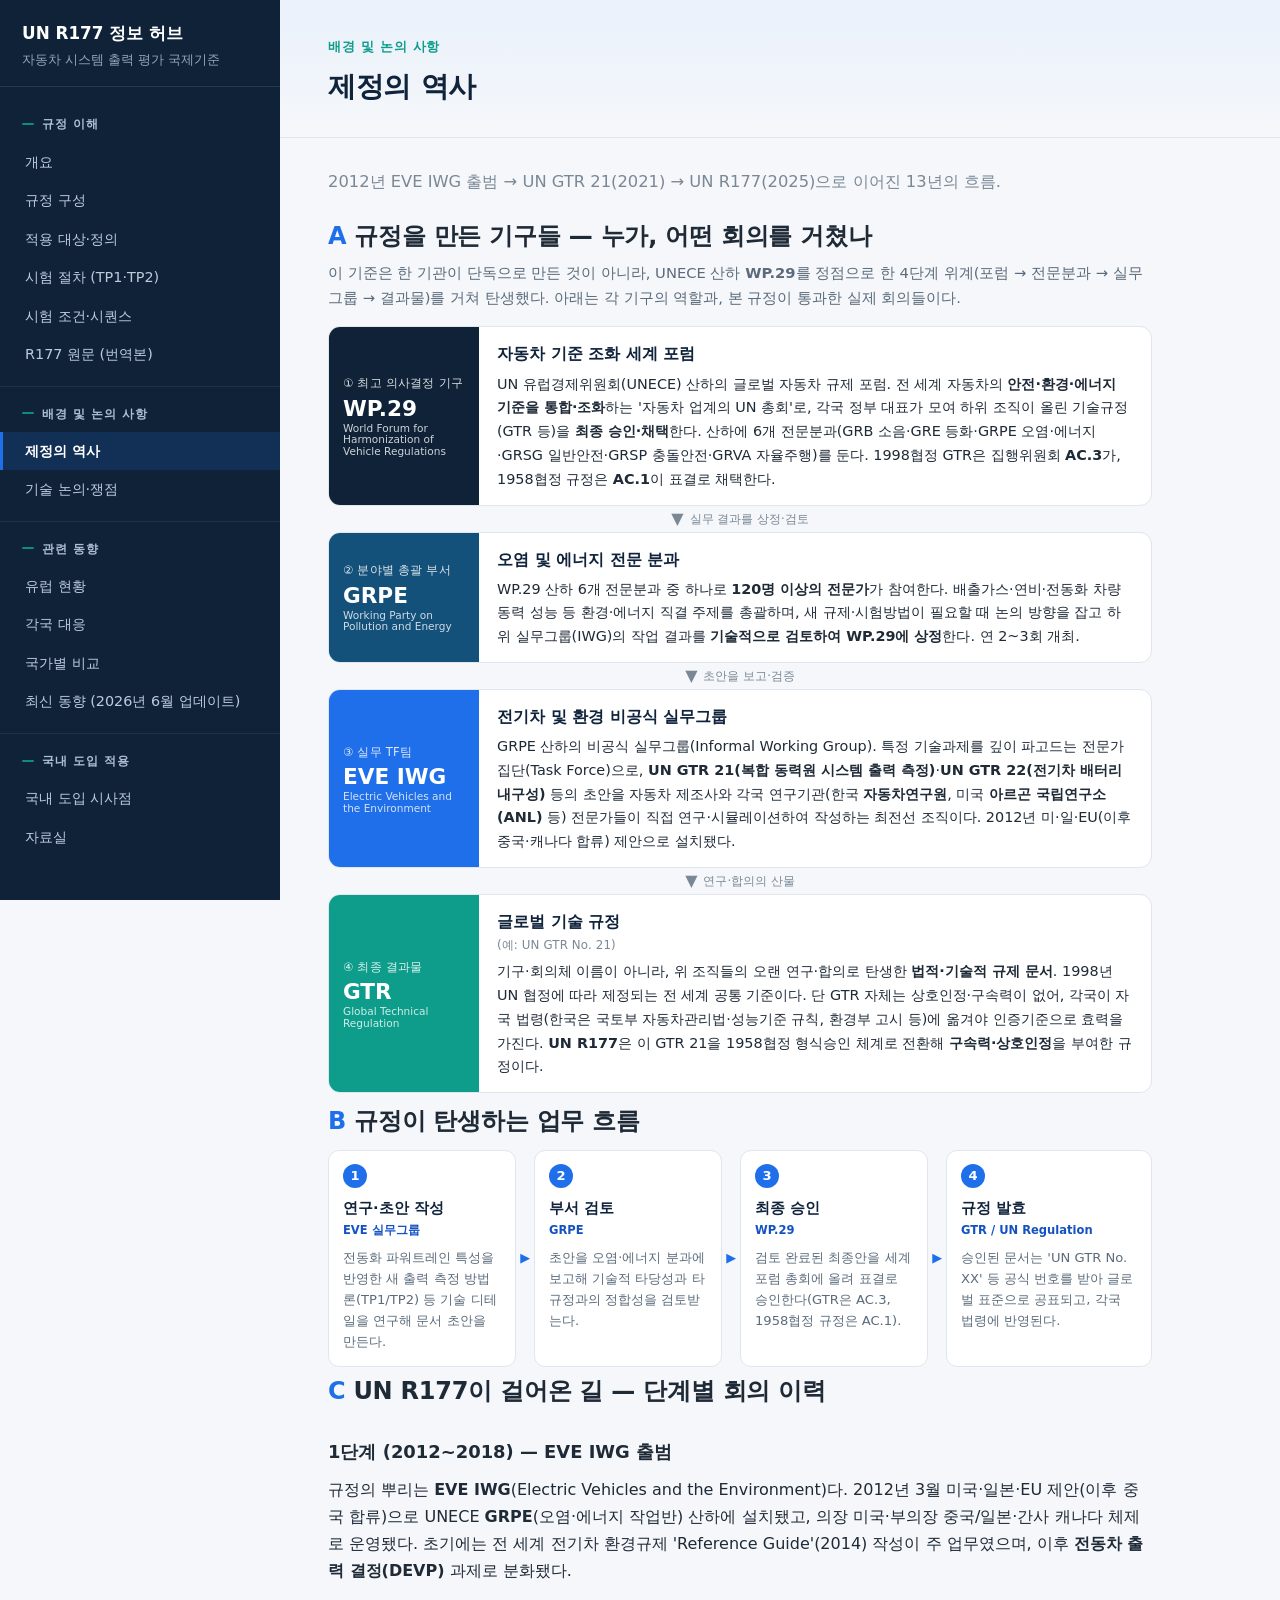
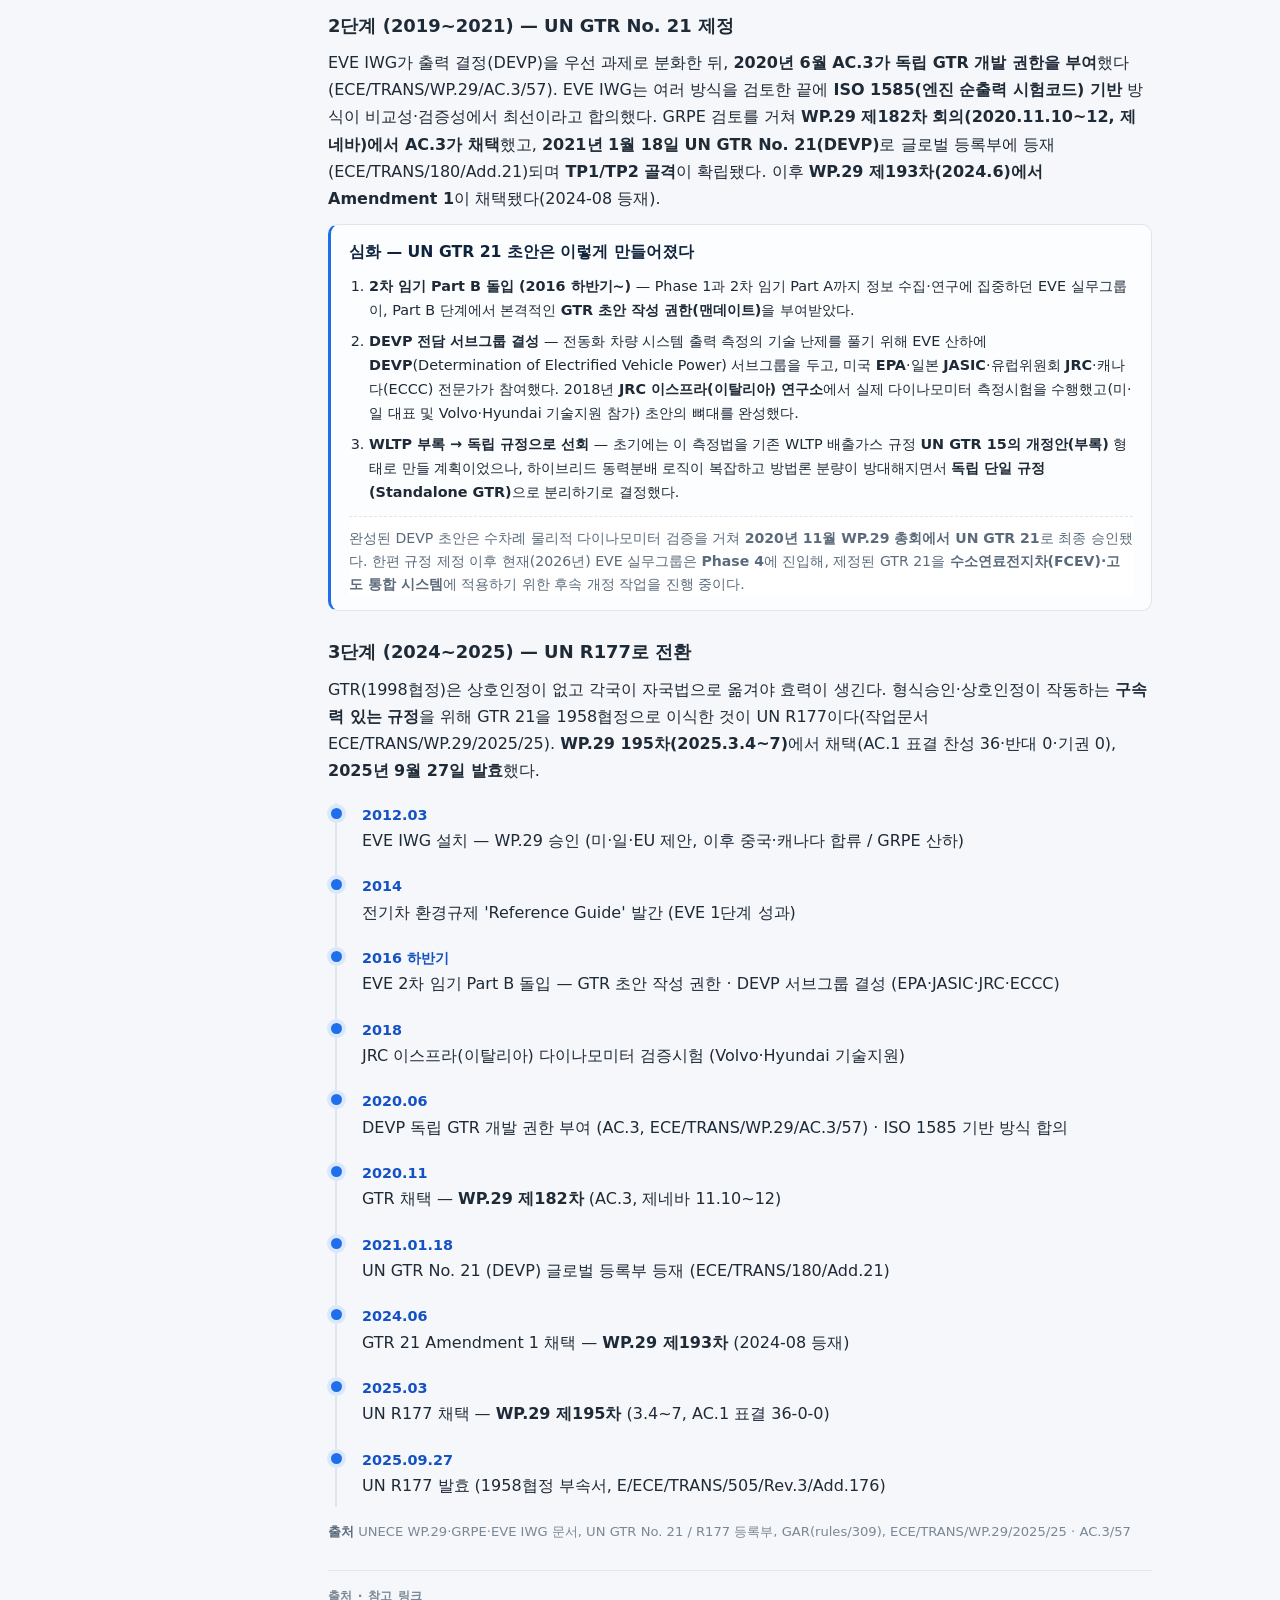
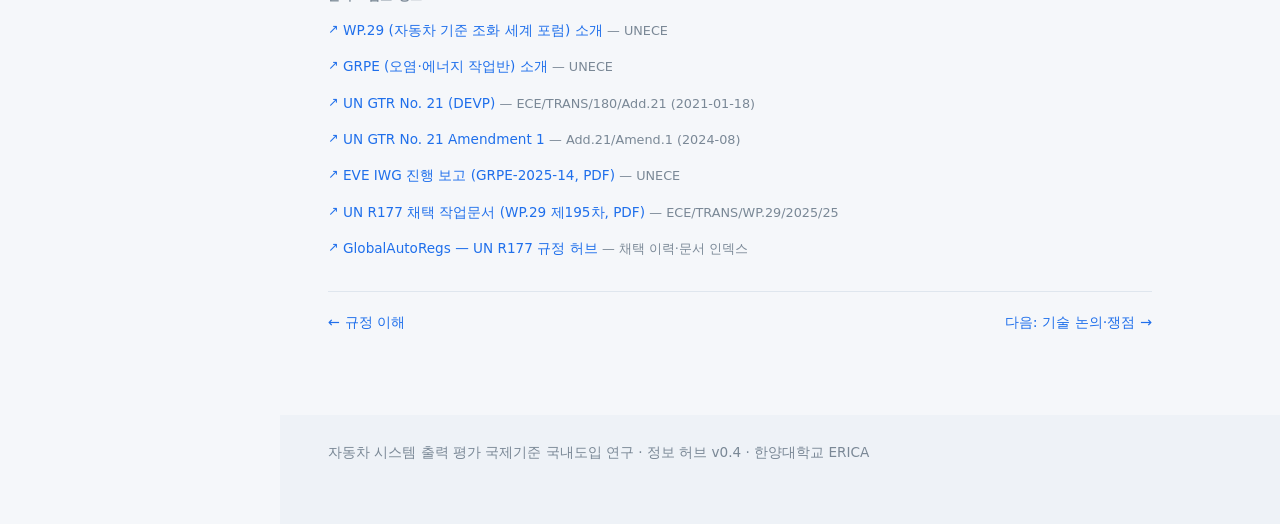
<file: history.html>
<!DOCTYPE html>
<html lang="ko">
<head>
<meta charset="UTF-8">
<meta name="viewport" content="width=device-width, initial-scale=1.0">
<title>제정의 역사 — UN R177 정보 허브</title>
<link rel="stylesheet" href="styles.css">
<style>
  .govintro{font-size:.92rem;color:var(--muted);margin:0 0 16px}
  .orgstack{margin:6px 0 8px}
  .orgcard{display:grid;grid-template-columns:150px 1fr;border:1px solid var(--line);border-radius:12px;background:#fff;overflow:hidden}
  .orgband{padding:14px 14px;color:#fff;display:flex;flex-direction:column;justify-content:center;gap:3px}
  .orgband .tier{font-size:.72rem;opacity:.85;letter-spacing:.02em}
  .orgband .lvl{font-size:1.35rem;font-weight:800;line-height:1.1}
  .orgband .lvl small{display:block;font-size:.66rem;font-weight:500;opacity:.8;margin-top:2px}
  .orgbody{padding:13px 18px}
  .orgname{font-weight:700;color:#10233c;margin-bottom:5px}
  .orgname span{display:block;font-size:.74rem;font-weight:500;color:var(--soft);letter-spacing:.01em}
  .orgbody p{margin:0;font-size:.9rem;color:var(--text);line-height:1.65}
  .t-wp .orgband{background:var(--sidebar)}
  .t-grpe .orgband{background:#13507a}
  .t-eve .orgband{background:var(--accent)}
  .t-gtr .orgband{background:var(--teal)}
  .orgarrow{text-align:center;color:var(--soft);font-size:1rem;line-height:1;margin:5px 0}
  .orgarrow small{display:inline-block;font-size:.72rem;color:var(--soft);margin-left:6px;vertical-align:1px}
  .flow{display:grid;grid-template-columns:repeat(4,1fr);gap:0;align-items:stretch;margin:8px 0 4px;counter-reset:f}
  .flow .step{position:relative;border:1px solid var(--line);border-radius:11px;background:#fff;padding:13px 14px 14px;margin-right:18px}
  .flow .step:last-child{margin-right:0}
  .flow .step::after{content:"▶";position:absolute;right:-15px;top:50%;transform:translateY(-50%);color:var(--accent);font-size:.8rem}
  .flow .step:last-child::after{content:""}
  .flow .n{width:24px;height:24px;border-radius:50%;background:var(--accent);color:#fff;font-weight:700;font-size:.82rem;display:flex;align-items:center;justify-content:center;margin-bottom:7px}
  .flow .step b{display:block;color:#10233c;font-size:.92rem}
  .flow .step .who{font-size:.72rem;color:var(--accent-d);font-weight:600;margin:1px 0 6px}
  .flow .step p{margin:0;font-size:.82rem;color:var(--muted);line-height:1.6}
  .procbox{border:1px solid var(--line);border-left:3px solid var(--accent);border-radius:10px;background:#fbfdff;padding:14px 18px;margin:12px 0 6px}
  .proctitle{font-weight:700;color:#10233c;margin-bottom:9px;font-size:.98rem}
  .proc{margin:0;padding-left:20px}
  .proc li{font-size:.9rem;color:var(--text);line-height:1.65;margin-bottom:8px}
  .proc li:last-child{margin-bottom:0}
  .procfoot{margin:11px 0 0;font-size:.88rem;color:var(--muted);background:#fff;border-top:1px dashed var(--line);padding-top:10px;line-height:1.65}
  @media(max-width:820px){
    .orgcard{grid-template-columns:1fr}
    .orgband{flex-direction:row;align-items:baseline;gap:8px}
    .orgband .lvl{font-size:1.1rem}
    .orgband .lvl small{display:inline;margin-left:6px}
    .flow{grid-template-columns:1fr;gap:10px}
    .flow .step{margin-right:0}
    .flow .step::after{content:"▼";right:50%;top:auto;bottom:-15px;transform:translateX(50%)}
    .flow .step:last-child::after{content:""}
  }
</style>
</head>
<body data-page="history">
<div class="layout">
<aside id="sidebar"></aside>
<main>
<div class="pagehead">
  <div class="kick">배경 및 논의 사항</div>
  <h1>제정의 역사</h1>
</div>
<div class="content">
  <p class="lead">2012년 EVE IWG 출범 → UN GTR 21(2021) → UN R177(2025)으로 이어진 13년의 흐름.</p>

  <h2><span class="num">A</span>규정을 만든 기구들 — 누가, 어떤 회의를 거쳤나</h2>
  <p class="govintro">이 기준은 한 기관이 단독으로 만든 것이 아니라, UNECE 산하 <b>WP.29</b>를 정점으로 한 4단계 위계(포럼 → 전문분과 → 실무그룹 → 결과물)를 거쳐 탄생했다. 아래는 각 기구의 역할과, 본 규정이 통과한 실제 회의들이다.</p>

  <div class="orgstack">
    <div class="orgcard t-wp">
      <div class="orgband"><span class="tier">① 최고 의사결정 기구</span><span class="lvl">WP.29<small>World Forum for Harmonization of Vehicle Regulations</small></span></div>
      <div class="orgbody">
        <div class="orgname">자동차 기준 조화 세계 포럼</div>
        <p>UN 유럽경제위원회(UNECE) 산하의 글로벌 자동차 규제 포럼. 전 세계 자동차의 <b>안전·환경·에너지 기준을 통합·조화</b>하는 '자동차 업계의 UN 총회'로, 각국 정부 대표가 모여 하위 조직이 올린 기술규정(GTR 등)을 <b>최종 승인·채택</b>한다. 산하에 6개 전문분과(GRB 소음·GRE 등화·GRPE 오염·에너지·GRSG 일반안전·GRSP 충돌안전·GRVA 자율주행)를 둔다. 1998협정 GTR은 집행위원회 <b>AC.3</b>가, 1958협정 규정은 <b>AC.1</b>이 표결로 채택한다.</p>
      </div>
    </div>
    <div class="orgarrow">▼<small>실무 결과를 상정·검토</small></div>
    <div class="orgcard t-grpe">
      <div class="orgband"><span class="tier">② 분야별 총괄 부서</span><span class="lvl">GRPE<small>Working Party on Pollution and Energy</small></span></div>
      <div class="orgbody">
        <div class="orgname">오염 및 에너지 전문 분과</div>
        <p>WP.29 산하 6개 전문분과 중 하나로 <b>120명 이상의 전문가</b>가 참여한다. 배출가스·연비·전동화 차량 동력 성능 등 환경·에너지 직결 주제를 총괄하며, 새 규제·시험방법이 필요할 때 논의 방향을 잡고 하위 실무그룹(IWG)의 작업 결과를 <b>기술적으로 검토하여 WP.29에 상정</b>한다. 연 2~3회 개최.</p>
      </div>
    </div>
    <div class="orgarrow">▼<small>초안을 보고·검증</small></div>
    <div class="orgcard t-eve">
      <div class="orgband"><span class="tier">③ 실무 TF팀</span><span class="lvl">EVE IWG<small>Electric Vehicles and the Environment</small></span></div>
      <div class="orgbody">
        <div class="orgname">전기차 및 환경 비공식 실무그룹</div>
        <p>GRPE 산하의 비공식 실무그룹(Informal Working Group). 특정 기술과제를 깊이 파고드는 전문가 집단(Task Force)으로, <b>UN GTR 21(복합 동력원 시스템 출력 측정)</b>·<b>UN GTR 22(전기차 배터리 내구성)</b> 등의 초안을 자동차 제조사와 각국 연구기관(한국 <b>자동차연구원</b>, 미국 <b>아르곤 국립연구소(ANL)</b> 등) 전문가들이 직접 연구·시뮬레이션하여 작성하는 최전선 조직이다. 2012년 미·일·EU(이후 중국·캐나다 합류) 제안으로 설치됐다.</p>
      </div>
    </div>
    <div class="orgarrow">▼<small>연구·합의의 산물</small></div>
    <div class="orgcard t-gtr">
      <div class="orgband"><span class="tier">④ 최종 결과물</span><span class="lvl">GTR<small>Global Technical Regulation</small></span></div>
      <div class="orgbody">
        <div class="orgname">글로벌 기술 규정 <span>(예: UN GTR No. 21)</span></div>
        <p>기구·회의체 이름이 아니라, 위 조직들의 오랜 연구·합의로 탄생한 <b>법적·기술적 규제 문서</b>. 1998년 UN 협정에 따라 제정되는 전 세계 공통 기준이다. 단 GTR 자체는 상호인정·구속력이 없어, 각국이 자국 법령(한국은 국토부 자동차관리법·성능기준 규칙, 환경부 고시 등)에 옮겨야 인증기준으로 효력을 가진다. <b>UN R177</b>은 이 GTR 21을 1958협정 형식승인 체계로 전환해 <b>구속력·상호인정</b>을 부여한 규정이다.</p>
      </div>
    </div>
  </div>

  <h2><span class="num">B</span>규정이 탄생하는 업무 흐름</h2>
  <div class="flow">
    <div class="step"><div class="n">1</div><b>연구·초안 작성</b><div class="who">EVE 실무그룹</div><p>전동화 파워트레인 특성을 반영한 새 출력 측정 방법론(TP1/TP2) 등 기술 디테일을 연구해 문서 초안을 만든다.</p></div>
    <div class="step"><div class="n">2</div><b>부서 검토</b><div class="who">GRPE</div><p>초안을 오염·에너지 분과에 보고해 기술적 타당성과 타 규정과의 정합성을 검토받는다.</p></div>
    <div class="step"><div class="n">3</div><b>최종 승인</b><div class="who">WP.29</div><p>검토 완료된 최종안을 세계 포럼 총회에 올려 표결로 승인한다(GTR은 AC.3, 1958협정 규정은 AC.1).</p></div>
    <div class="step"><div class="n">4</div><b>규정 발효</b><div class="who">GTR / UN Regulation</div><p>승인된 문서는 'UN GTR No. XX' 등 공식 번호를 받아 글로벌 표준으로 공표되고, 각국 법령에 반영된다.</p></div>
  </div>

  <h2><span class="num">C</span>UN R177이 걸어온 길 — 단계별 회의 이력</h2>
  <h3>1단계 (2012~2018) — EVE IWG 출범</h3>
  <p>규정의 뿌리는 <b>EVE IWG</b>(Electric Vehicles and the Environment)다. 2012년 3월 미국·일본·EU 제안(이후 중국 합류)으로 UNECE <b>GRPE</b>(오염·에너지 작업반) 산하에 설치됐고, 의장 미국·부의장 중국/일본·간사 캐나다 체제로 운영됐다. 초기에는 전 세계 전기차 환경규제 'Reference Guide'(2014) 작성이 주 업무였으며, 이후 <b>전동차 출력 결정(DEVP)</b> 과제로 분화됐다.</p>

  <h3>2단계 (2019~2021) — UN GTR No. 21 제정</h3>
  <p>EVE IWG가 출력 결정(DEVP)을 우선 과제로 분화한 뒤, <b>2020년 6월 AC.3가 독립 GTR 개발 권한을 부여</b>했다(ECE/TRANS/WP.29/AC.3/57). EVE IWG는 여러 방식을 검토한 끝에 <b>ISO 1585(엔진 순출력 시험코드) 기반</b> 방식이 비교성·검증성에서 최선이라고 합의했다. GRPE 검토를 거쳐 <b>WP.29 제182차 회의(2020.11.10~12, 제네바)에서 AC.3가 채택</b>했고, <b>2021년 1월 18일 UN GTR No. 21(DEVP)</b>로 글로벌 등록부에 등재(ECE/TRANS/180/Add.21)되며 <b>TP1/TP2 골격</b>이 확립됐다. 이후 <b>WP.29 제193차(2024.6)에서 Amendment 1</b>이 채택됐다(2024-08 등재).</p>

  <div class="procbox">
    <div class="proctitle">심화 — UN GTR 21 초안은 이렇게 만들어졌다</div>
    <ol class="proc">
      <li><b>2차 임기 Part B 돌입 (2016 하반기~)</b> — Phase 1과 2차 임기 Part A까지 정보 수집·연구에 집중하던 EVE 실무그룹이, Part B 단계에서 본격적인 <b>GTR 초안 작성 권한(맨데이트)</b>을 부여받았다.</li>
      <li><b>DEVP 전담 서브그룹 결성</b> — 전동화 차량 시스템 출력 측정의 기술 난제를 풀기 위해 EVE 산하에 <b>DEVP</b>(Determination of Electrified Vehicle Power) 서브그룹을 두고, 미국 <b>EPA</b>·일본 <b>JASIC</b>·유럽위원회 <b>JRC</b>·캐나다(ECCC) 전문가가 참여했다. 2018년 <b>JRC 이스프라(이탈리아) 연구소</b>에서 실제 다이나모미터 측정시험을 수행했고(미·일 대표 및 Volvo·Hyundai 기술지원 참가) 초안의 뼈대를 완성했다.</li>
      <li><b>WLTP 부록 → 독립 규정으로 선회</b> — 초기에는 이 측정법을 기존 WLTP 배출가스 규정 <b>UN GTR 15의 개정안(부록)</b> 형태로 만들 계획이었으나, 하이브리드 동력분배 로직이 복잡하고 방법론 분량이 방대해지면서 <b>독립 단일 규정(Standalone GTR)</b>으로 분리하기로 결정했다.</li>
    </ol>
    <p class="procfoot">완성된 DEVP 초안은 수차례 물리적 다이나모미터 검증을 거쳐 <b>2020년 11월 WP.29 총회에서 UN GTR 21</b>로 최종 승인됐다. 한편 규정 제정 이후 현재(2026년) EVE 실무그룹은 <b>Phase 4</b>에 진입해, 제정된 GTR 21을 <b>수소연료전지차(FCEV)·고도 통합 시스템</b>에 적용하기 위한 후속 개정 작업을 진행 중이다.</p>
  </div>

  <h3>3단계 (2024~2025) — UN R177로 전환</h3>
  <p>GTR(1998협정)은 상호인정이 없고 각국이 자국법으로 옮겨야 효력이 생긴다. 형식승인·상호인정이 작동하는 <b>구속력 있는 규정</b>을 위해 GTR 21을 1958협정으로 이식한 것이 UN R177이다(작업문서 ECE/TRANS/WP.29/2025/25). <b>WP.29 195차(2025.3.4~7)</b>에서 채택(AC.1 표결 찬성 36·반대 0·기권 0), <b>2025년 9월 27일 발효</b>했다.</p>

  <div class="timeline">
    <div class="tl"><div class="d">2012.03</div><div class="e">EVE IWG 설치 — WP.29 승인 (미·일·EU 제안, 이후 중국·캐나다 합류 / GRPE 산하)</div></div>
    <div class="tl"><div class="d">2014</div><div class="e">전기차 환경규제 'Reference Guide' 발간 (EVE 1단계 성과)</div></div>
    <div class="tl"><div class="d">2016 하반기</div><div class="e">EVE 2차 임기 Part B 돌입 — GTR 초안 작성 권한 · DEVP 서브그룹 결성 (EPA·JASIC·JRC·ECCC)</div></div>
    <div class="tl"><div class="d">2018</div><div class="e">JRC 이스프라(이탈리아) 다이나모미터 검증시험 (Volvo·Hyundai 기술지원)</div></div>
    <div class="tl"><div class="d">2020.06</div><div class="e">DEVP 독립 GTR 개발 권한 부여 (AC.3, ECE/TRANS/WP.29/AC.3/57) · ISO 1585 기반 방식 합의</div></div>
    <div class="tl"><div class="d">2020.11</div><div class="e">GTR 채택 — <b>WP.29 제182차</b> (AC.3, 제네바 11.10~12)</div></div>
    <div class="tl"><div class="d">2021.01.18</div><div class="e">UN GTR No. 21 (DEVP) 글로벌 등록부 등재 (ECE/TRANS/180/Add.21)</div></div>
    <div class="tl"><div class="d">2024.06</div><div class="e">GTR 21 Amendment 1 채택 — <b>WP.29 제193차</b> (2024-08 등재)</div></div>
    <div class="tl"><div class="d">2025.03</div><div class="e">UN R177 채택 — <b>WP.29 제195차</b> (3.4~7, AC.1 표결 36-0-0)</div></div>
    <div class="tl"><div class="d">2025.09.27</div><div class="e">UN R177 발효 (1958협정 부속서, E/ECE/TRANS/505/Rev.3/Add.176)</div></div>
  </div>
  <div class="src"><b>출처</b> UNECE WP.29·GRPE·EVE IWG 문서, UN GTR No. 21 / R177 등록부, GAR(rules/309), ECE/TRANS/WP.29/2025/25 · AC.3/57</div>

  <div class="reflinks">
    <h4>출처 · 참고 링크</h4>
    <ul>
      <li><a href="https://unece.org/wp29-introduction" target="_blank" rel="noopener">WP.29 (자동차 기준 조화 세계 포럼) 소개</a> <span class="m">— UNECE</span></li>
      <li><a href="https://unece.org/transport/vehicle-regulations/working-party-pollution-and-energy-introduction" target="_blank" rel="noopener">GRPE (오염·에너지 작업반) 소개</a> <span class="m">— UNECE</span></li>
      <li><a href="https://unece.org/transport/documents/2021/01/standards/un-gtr-no-21-determination-electrified-vehicle-power-devp" target="_blank" rel="noopener">UN GTR No. 21 (DEVP)</a> <span class="m">— ECE/TRANS/180/Add.21 (2021-01-18)</span></li>
      <li><a href="https://unece.org/transport/documents/2024/08/standards/amendment-1-un-gtr-no21-0" target="_blank" rel="noopener">UN GTR No. 21 Amendment 1</a> <span class="m">— Add.21/Amend.1 (2024-08)</span></li>
      <li><a href="https://unece.org/sites/default/files/2025-08/ECE-TRANS-WP29-GRPE-2025-14e.pdf" target="_blank" rel="noopener">EVE IWG 진행 보고 (GRPE-2025-14, PDF)</a> <span class="m">— UNECE</span></li>
      <li><a href="https://unece.org/sites/default/files/2025-02/ECE-TRANS-WP.29-2025-25e.pdf" target="_blank" rel="noopener">UN R177 채택 작업문서 (WP.29 제195차, PDF)</a> <span class="m">— ECE/TRANS/WP.29/2025/25</span></li>
      <li><a href="https://globalautoregs.com/rules/309" target="_blank" rel="noopener">GlobalAutoRegs — UN R177 규정 허브</a> <span class="m">— 채택 이력·문서 인덱스</span></li>
    </ul>
  </div>
  <div class="pagenav"><a href="index.html#conditions">← 규정 이해</a><a href="debate.html">다음: 기술 논의·쟁점 →</a></div>
</div>
<footer>자동차 시스템 출력 평가 국제기준 국내도입 연구 · 정보 허브 v0.4 · 한양대학교 ERICA</footer>
</main>
</div>
<script src="nav.js"></script>
</body>
</html>
</file>
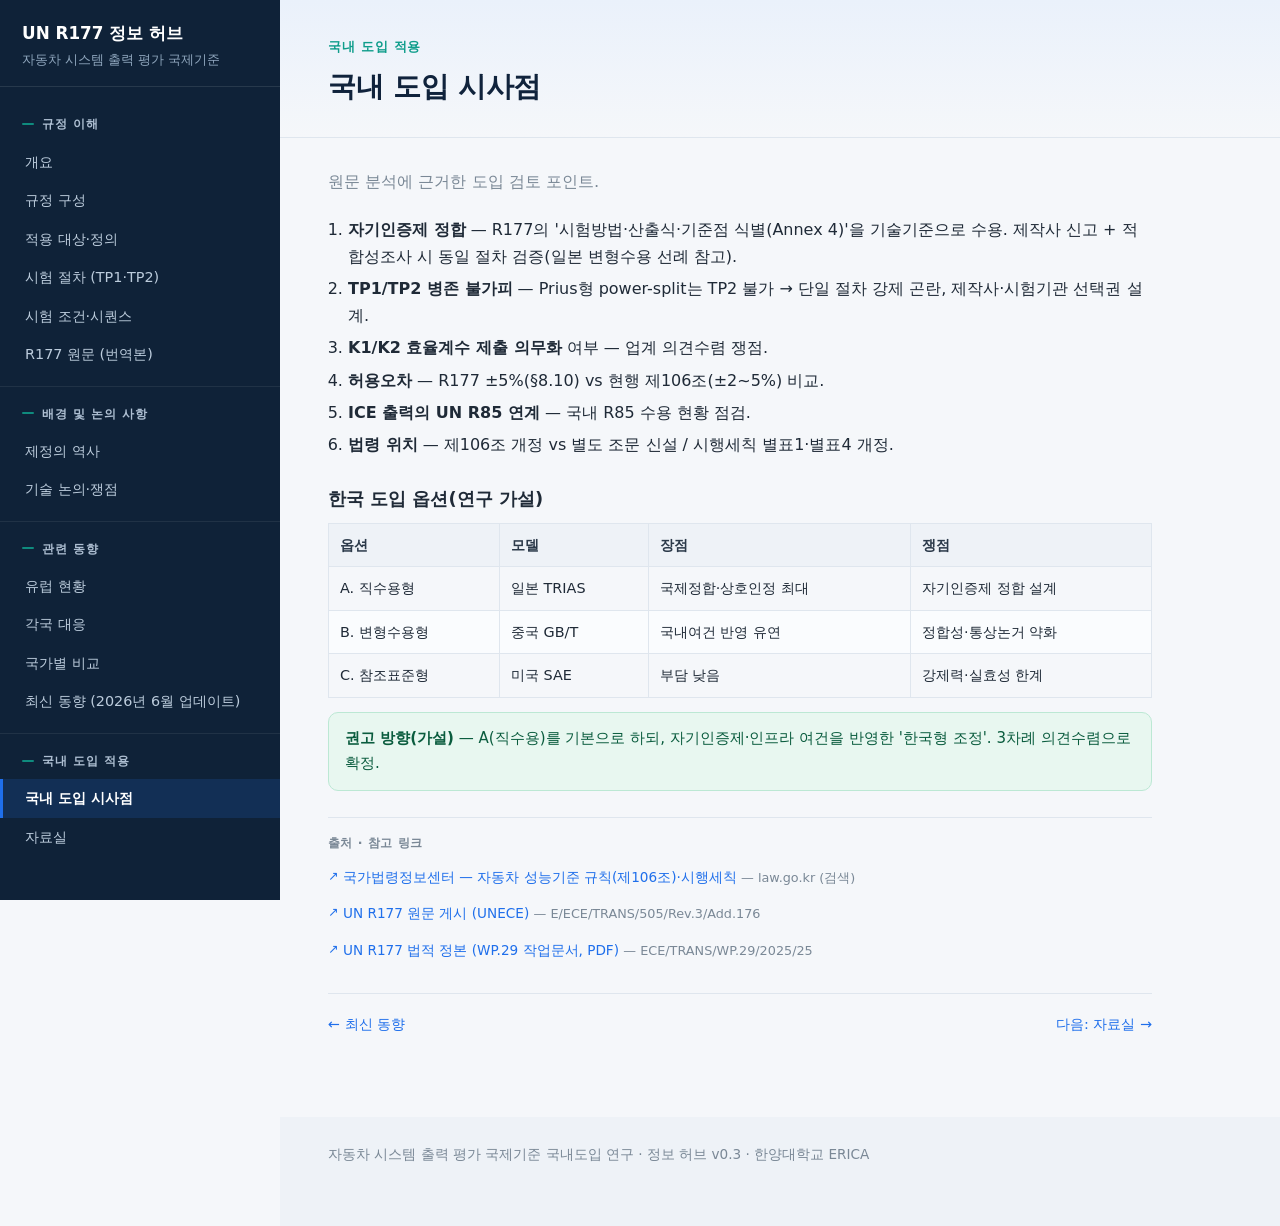
<file: korea.html>
<!DOCTYPE html>
<html lang="ko">
<head>
<meta charset="UTF-8">
<meta name="viewport" content="width=device-width, initial-scale=1.0">
<title>국내 도입 시사점 — UN R177 정보 허브</title>
<link rel="stylesheet" href="styles.css">
</head>
<body data-page="korea">
<div class="layout">
<aside id="sidebar"></aside>
<main>
<div class="pagehead">
  <div class="kick">국내 도입 적용</div>
  <h1>국내 도입 시사점</h1>
</div>
<div class="content">
  <p class="lead">원문 분석에 근거한 도입 검토 포인트.</p>
  <ol>
    <li><b>자기인증제 정합</b> — R177의 '시험방법·산출식·기준점 식별(Annex 4)'을 기술기준으로 수용. 제작사 신고 + 적합성조사 시 동일 절차 검증(일본 변형수용 선례 참고).</li>
    <li><b>TP1/TP2 병존 불가피</b> — Prius형 power-split는 TP2 불가 → 단일 절차 강제 곤란, 제작사·시험기관 선택권 설계.</li>
    <li><b>K1/K2 효율계수 제출 의무화</b> 여부 — 업계 의견수렴 쟁점.</li>
    <li><b>허용오차</b> — R177 ±5%(§8.10) vs 현행 제106조(±2~5%) 비교.</li>
    <li><b>ICE 출력의 UN R85 연계</b> — 국내 R85 수용 현황 점검.</li>
    <li><b>법령 위치</b> — 제106조 개정 vs 별도 조문 신설 / 시행세칙 별표1·별표4 개정.</li>
  </ol>
  <h3>한국 도입 옵션(연구 가설)</h3>
  <table>
    <thead><tr><th>옵션</th><th>모델</th><th>장점</th><th>쟁점</th></tr></thead>
    <tbody>
      <tr><td>A. 직수용형</td><td>일본 TRIAS</td><td>국제정합·상호인정 최대</td><td>자기인증제 정합 설계</td></tr>
      <tr><td>B. 변형수용형</td><td>중국 GB/T</td><td>국내여건 반영 유연</td><td>정합성·통상논거 약화</td></tr>
      <tr><td>C. 참조표준형</td><td>미국 SAE</td><td>부담 낮음</td><td>강제력·실효성 한계</td></tr>
    </tbody>
  </table>
  <div class="callout ok"><b>권고 방향(가설)</b> — A(직수용)를 기본으로 하되, 자기인증제·인프라 여건을 반영한 '한국형 조정'. 3차례 의견수렴으로 확정.</div>
  <div class="reflinks">
    <h4>출처 · 참고 링크</h4>
    <ul>
      <li><a href="https://www.law.go.kr/" target="_blank" rel="noopener">국가법령정보센터 — 자동차 성능기준 규칙(제106조)·시행세칙</a> <span class="m">— law.go.kr (검색)</span></li>
      <li><a href="https://unece.org/transport/documents/2026/02/standards/addendum-176-un-regulation-no-177" target="_blank" rel="noopener">UN R177 원문 게시 (UNECE)</a> <span class="m">— E/ECE/TRANS/505/Rev.3/Add.176</span></li>
      <li><a href="https://unece.org/sites/default/files/2025-02/ECE-TRANS-WP.29-2025-25e.pdf" target="_blank" rel="noopener">UN R177 법적 정본 (WP.29 작업문서, PDF)</a> <span class="m">— ECE/TRANS/WP.29/2025/25</span></li>
    </ul>
  </div>
  <div class="pagenav"><a href="updates.html">← 최신 동향</a><a href="library.html">다음: 자료실 →</a></div>
</div>
<footer>자동차 시스템 출력 평가 국제기준 국내도입 연구 · 정보 허브 v0.3 · 한양대학교 ERICA</footer>
</main>
</div>
<script src="nav.js"></script>
</body>
</html>
</file>
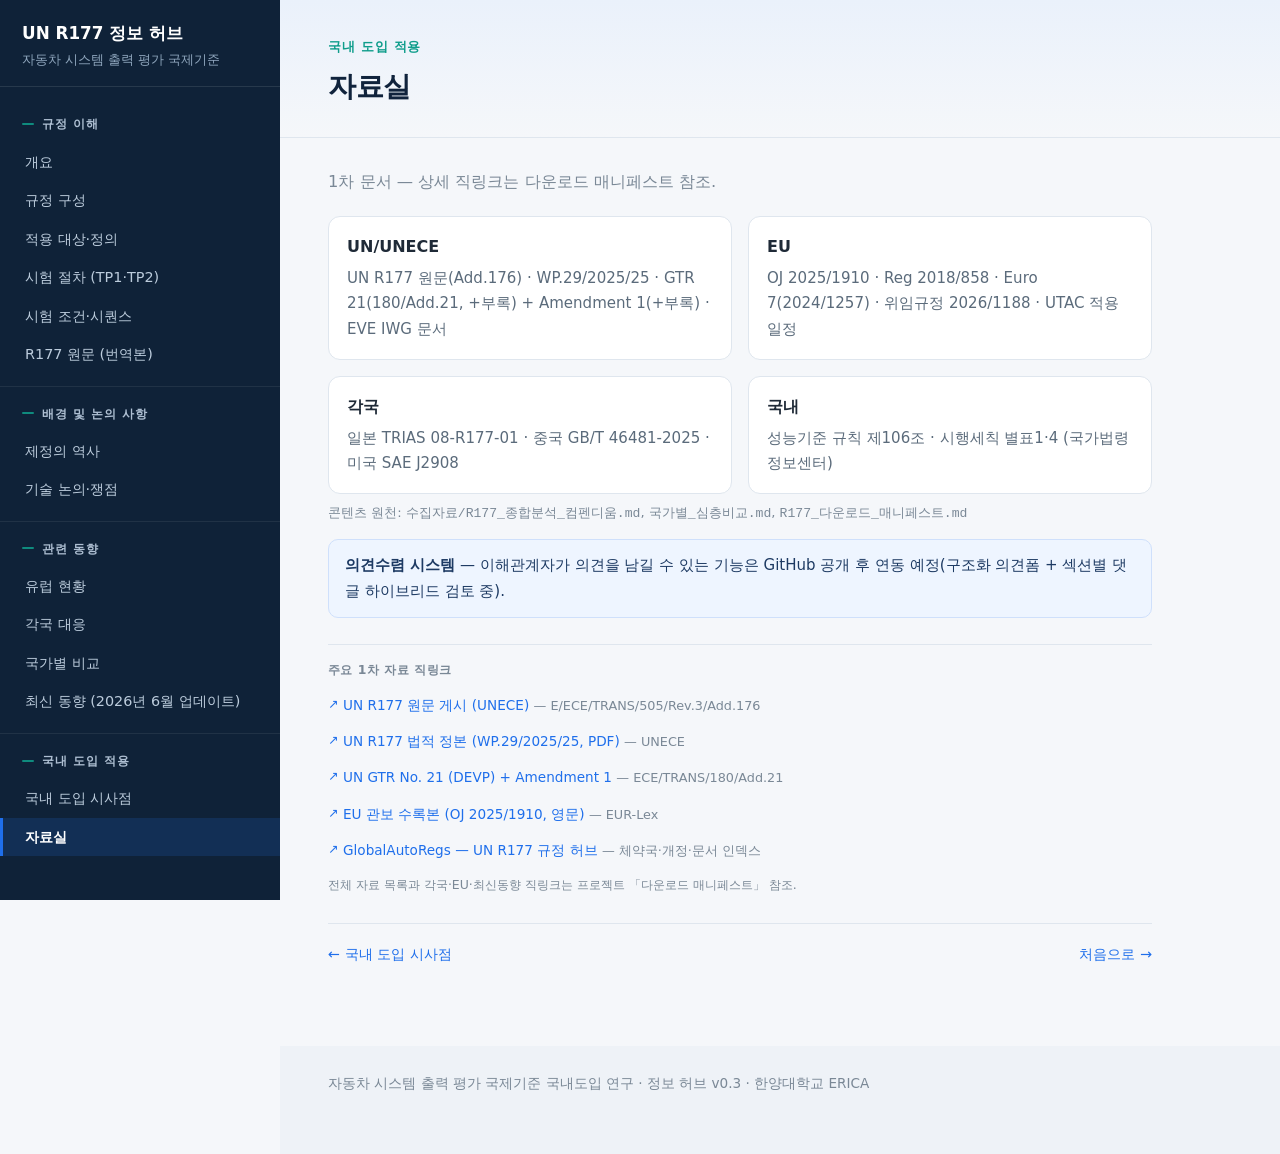
<file: library.html>
<!DOCTYPE html>
<html lang="ko">
<head>
<meta charset="UTF-8">
<meta name="viewport" content="width=device-width, initial-scale=1.0">
<title>자료실 — UN R177 정보 허브</title>
<link rel="stylesheet" href="styles.css">
</head>
<body data-page="library">
<div class="layout">
<aside id="sidebar"></aside>
<main>
<div class="pagehead">
  <div class="kick">국내 도입 적용</div>
  <h1>자료실</h1>
</div>
<div class="content">
  <p class="lead">1차 문서 — 상세 직링크는 다운로드 매니페스트 참조.</p>
  <div class="grid g2">
    <div class="card"><h4>UN/UNECE</h4><p>UN R177 원문(Add.176) · WP.29/2025/25 · GTR 21(180/Add.21, +부록) + Amendment 1(+부록) · EVE IWG 문서</p></div>
    <div class="card"><h4>EU</h4><p>OJ 2025/1910 · Reg 2018/858 · Euro 7(2024/1257) · 위임규정 2026/1188 · UTAC 적용일정</p></div>
    <div class="card"><h4>각국</h4><p>일본 TRIAS 08-R177-01 · 중국 GB/T 46481-2025 · 미국 SAE J2908</p></div>
    <div class="card"><h4>국내</h4><p>성능기준 규칙 제106조 · 시행세칙 별표1·4 (국가법령정보센터)</p></div>
  </div>
  <p class="src">콘텐츠 원천: <code>수집자료/R177_종합분석_컴펜디움.md</code>, <code>국가별_심층비교.md</code>, <code>R177_다운로드_매니페스트.md</code></p>
  <div class="callout info"><b>의견수렴 시스템</b> — 이해관계자가 의견을 남길 수 있는 기능은 GitHub 공개 후 연동 예정(구조화 의견폼 + 섹션별 댓글 하이브리드 검토 중).</div>
  <div class="reflinks">
    <h4>주요 1차 자료 직링크</h4>
    <ul>
      <li><a href="https://unece.org/transport/documents/2026/02/standards/addendum-176-un-regulation-no-177" target="_blank" rel="noopener">UN R177 원문 게시 (UNECE)</a> <span class="m">— E/ECE/TRANS/505/Rev.3/Add.176</span></li>
      <li><a href="https://unece.org/sites/default/files/2025-02/ECE-TRANS-WP.29-2025-25e.pdf" target="_blank" rel="noopener">UN R177 법적 정본 (WP.29/2025/25, PDF)</a> <span class="m">— UNECE</span></li>
      <li><a href="https://unece.org/transport/documents/2021/01/standards/un-gtr-no-21-determination-electrified-vehicle-power-devp" target="_blank" rel="noopener">UN GTR No. 21 (DEVP) + Amendment 1</a> <span class="m">— ECE/TRANS/180/Add.21</span></li>
      <li><a href="https://eur-lex.europa.eu/eli/reg/2025/1910/oj/eng" target="_blank" rel="noopener">EU 관보 수록본 (OJ 2025/1910, 영문)</a> <span class="m">— EUR-Lex</span></li>
      <li><a href="https://globalautoregs.com/rules/309" target="_blank" rel="noopener">GlobalAutoRegs — UN R177 규정 허브</a> <span class="m">— 체약국·개정·문서 인덱스</span></li>
    </ul>
    <p class="note">전체 자료 목록과 각국·EU·최신동향 직링크는 프로젝트 「다운로드 매니페스트」 참조.</p>
  </div>
  <div class="pagenav"><a href="korea.html">← 국내 도입 시사점</a><a href="index.html">처음으로 →</a></div>
</div>
<footer>자동차 시스템 출력 평가 국제기준 국내도입 연구 · 정보 허브 v0.3 · 한양대학교 ERICA</footer>
</main>
</div>
<script src="nav.js"></script>
</body>
</html>
</file>
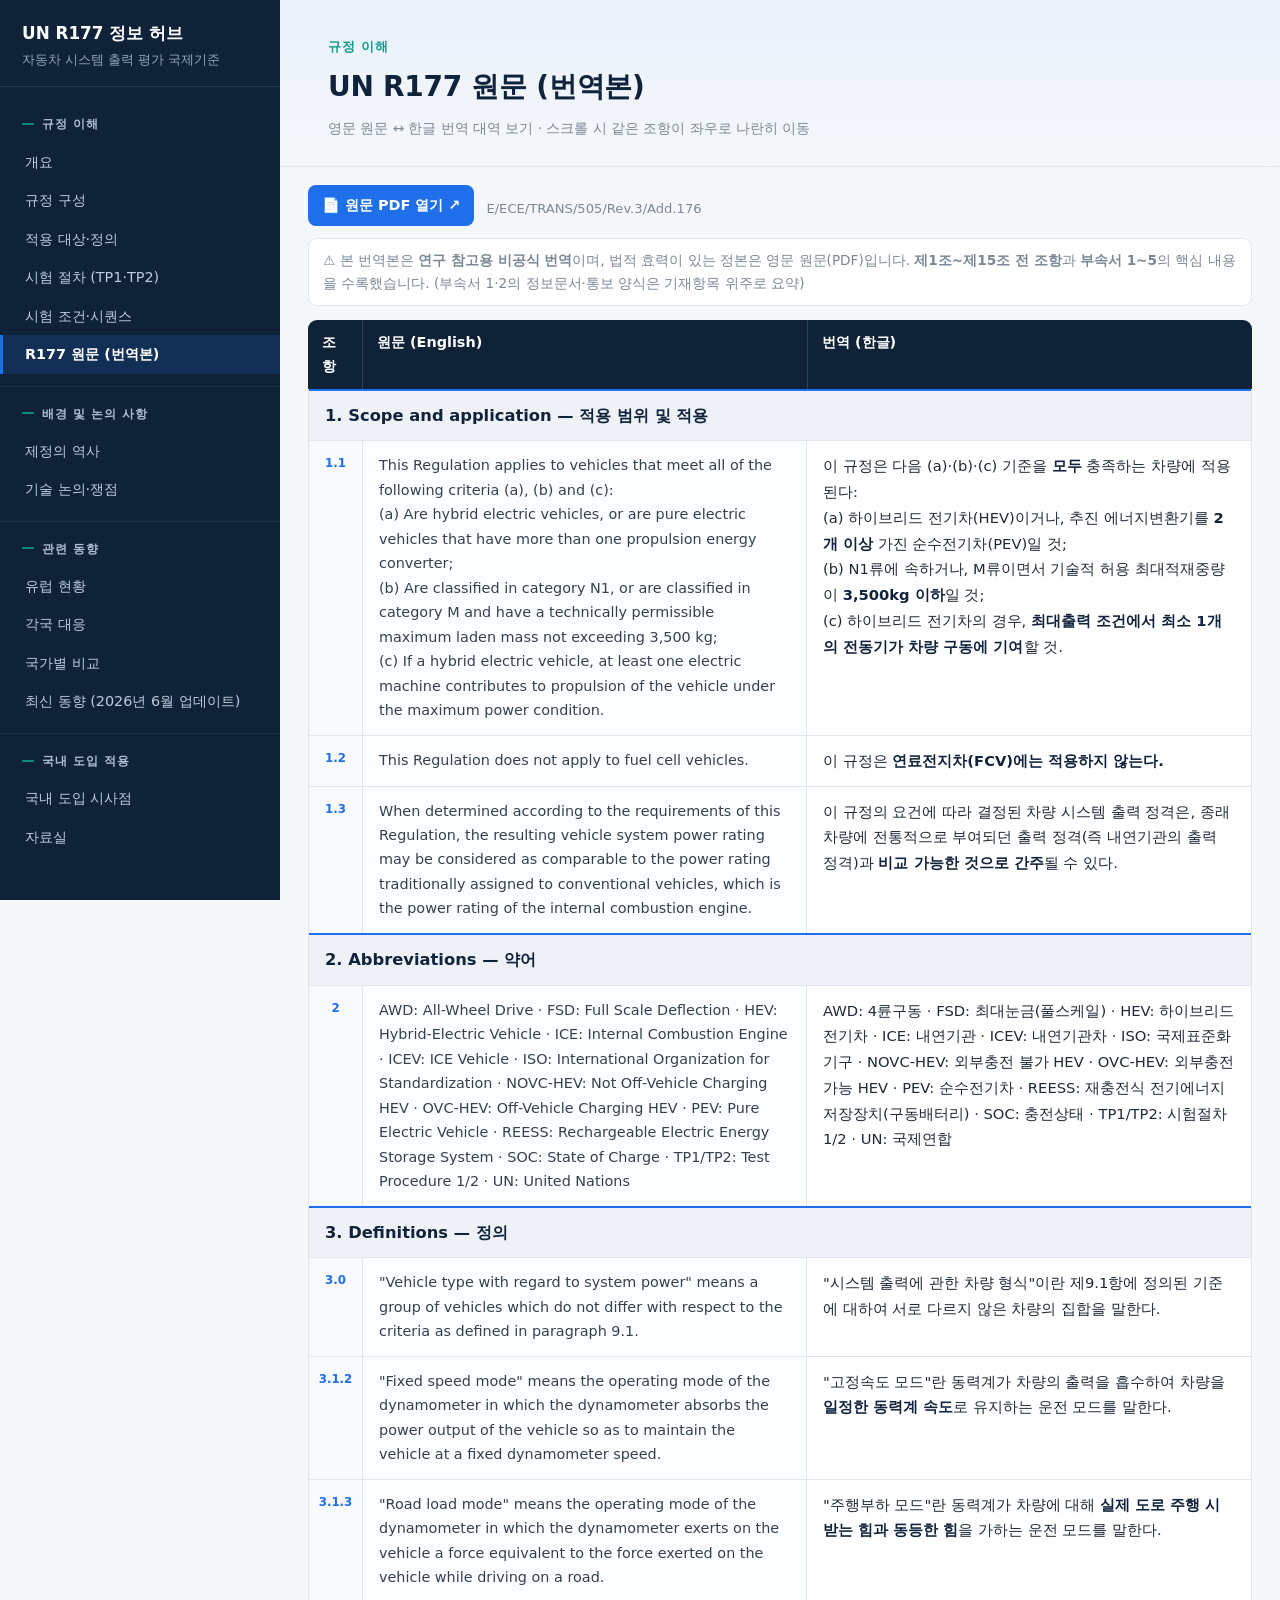
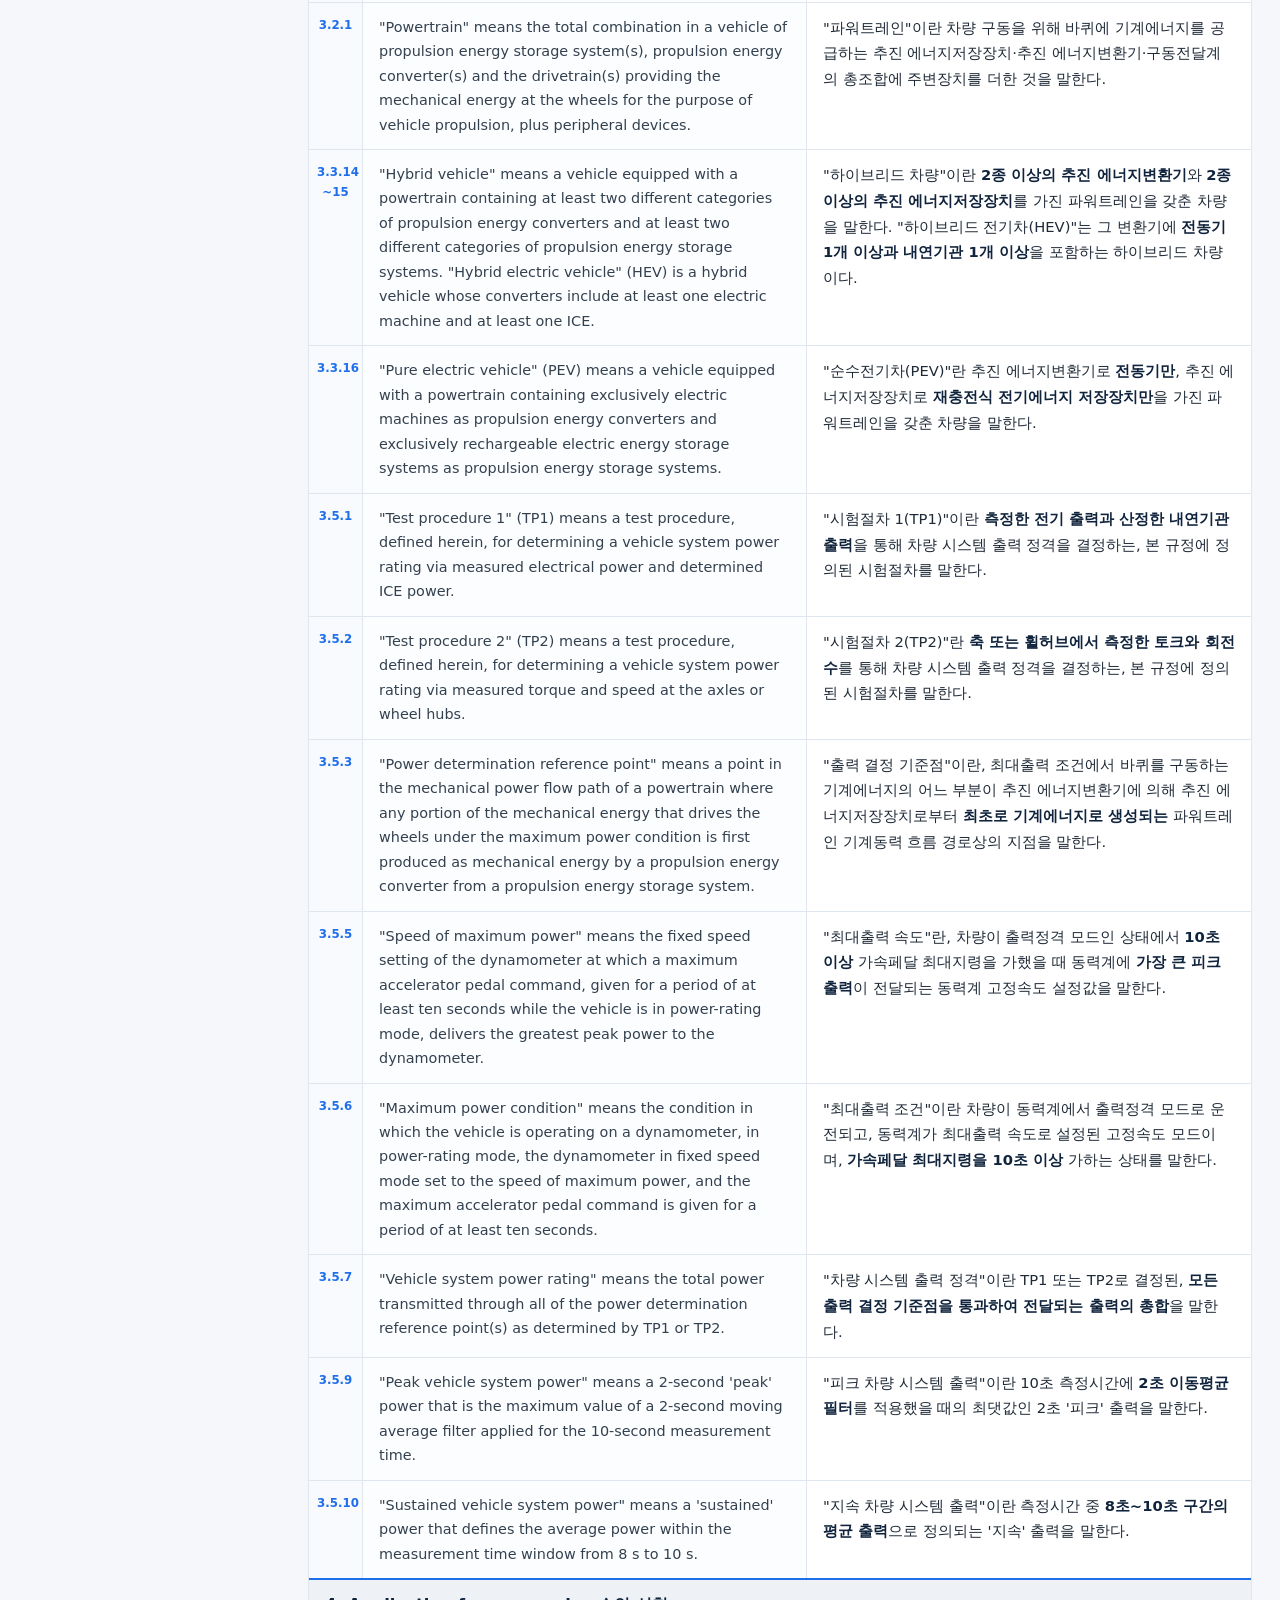
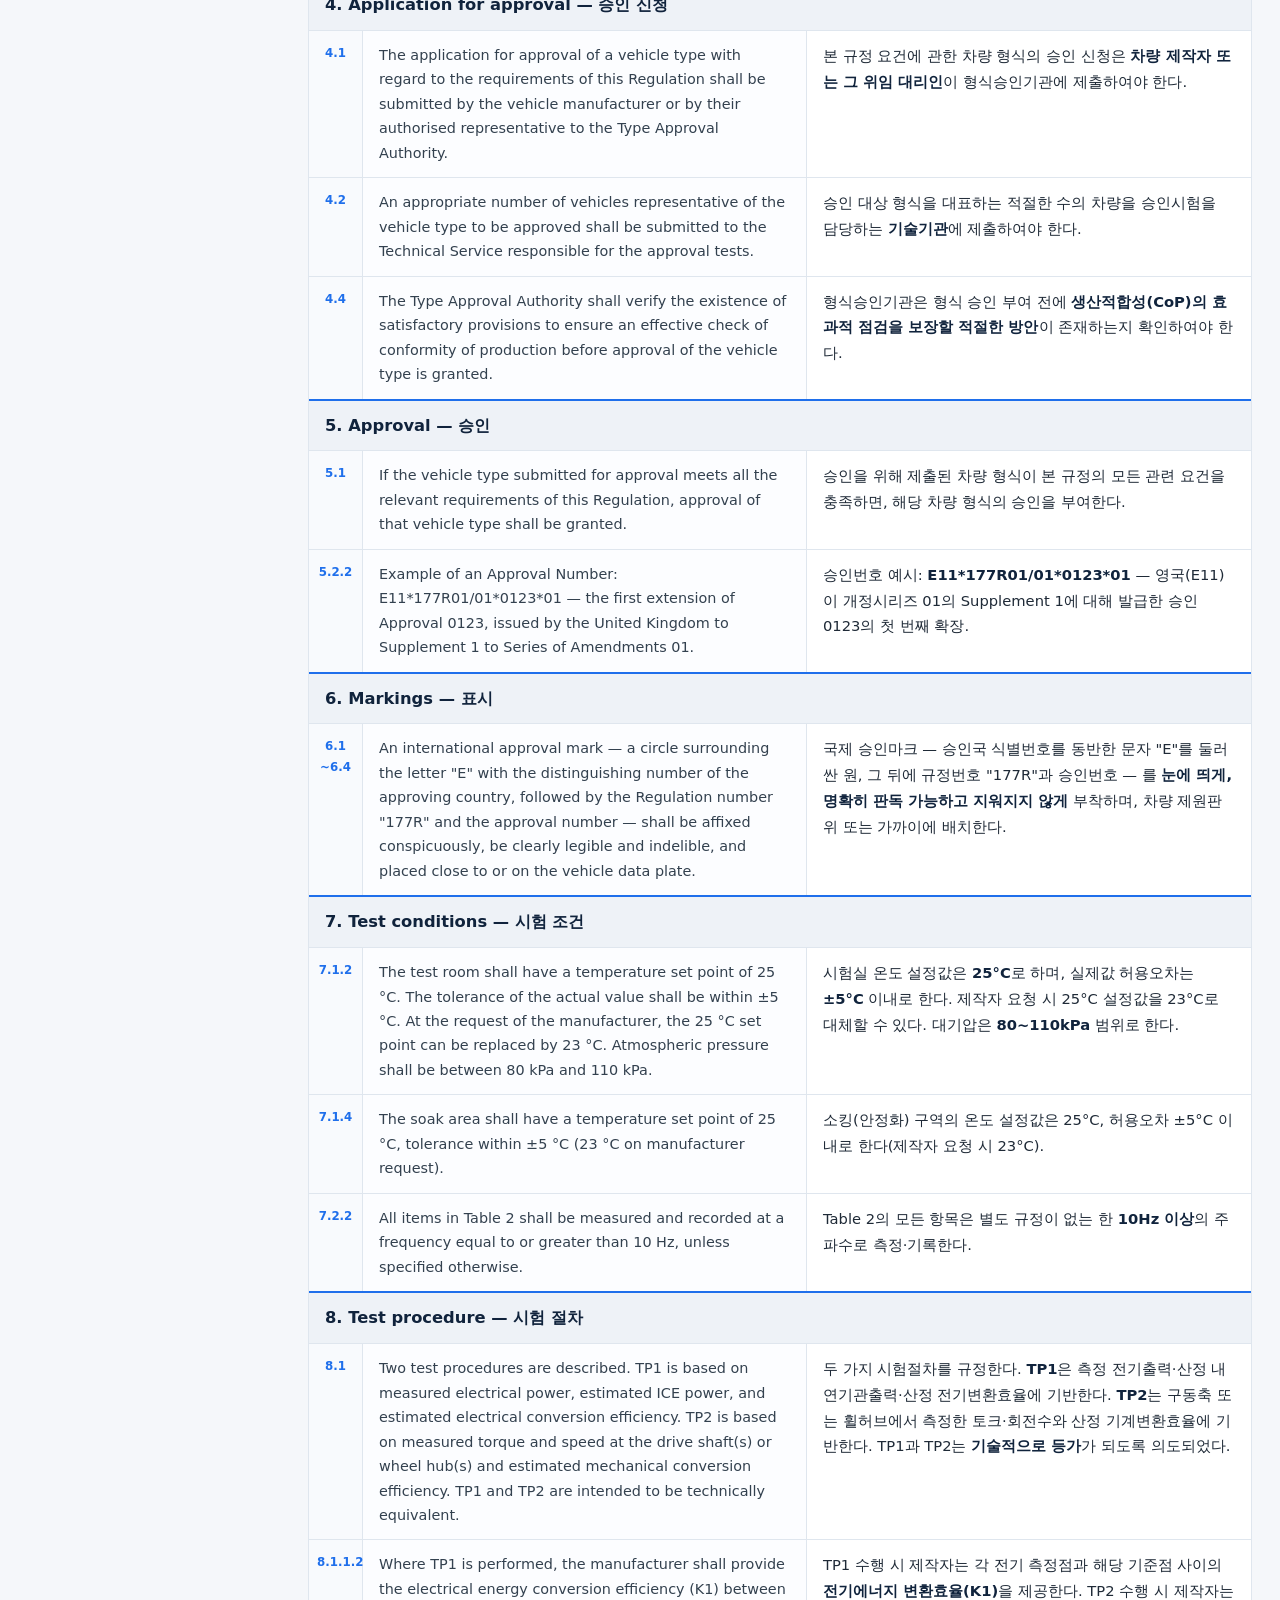
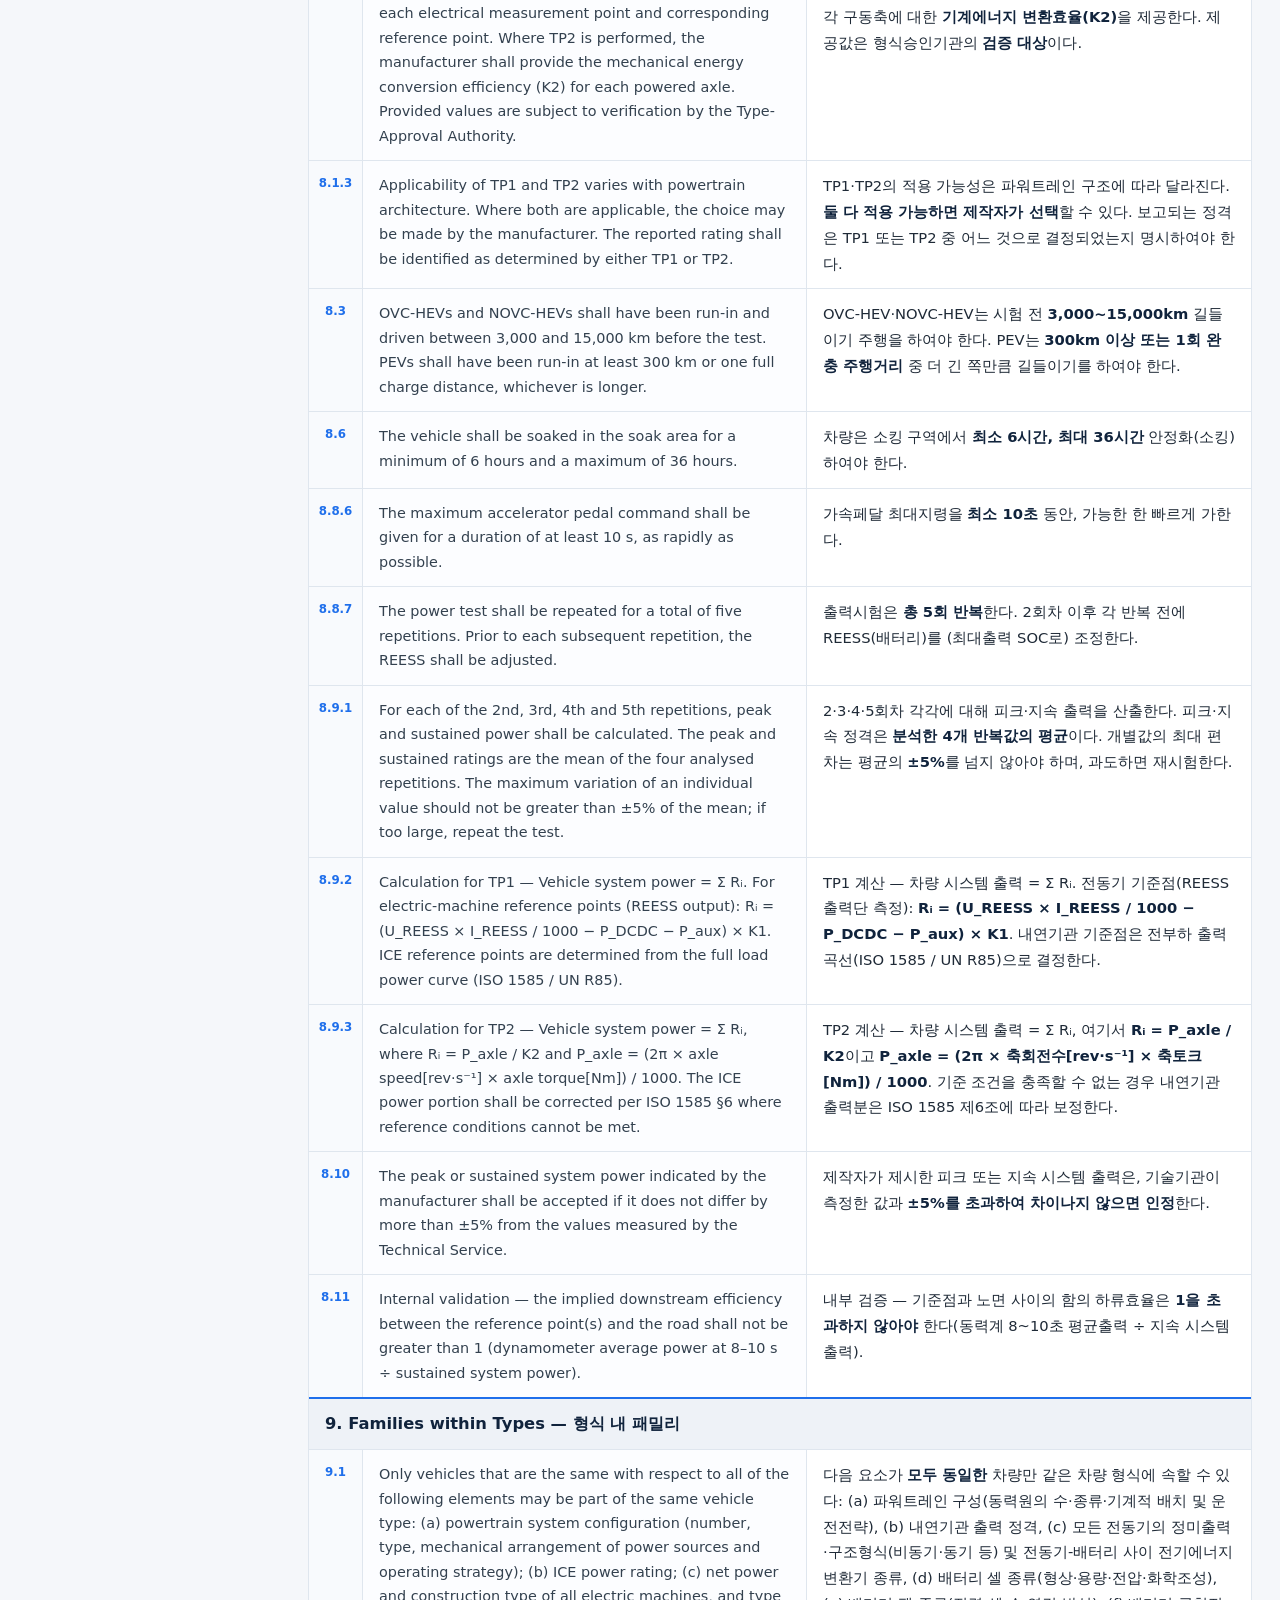
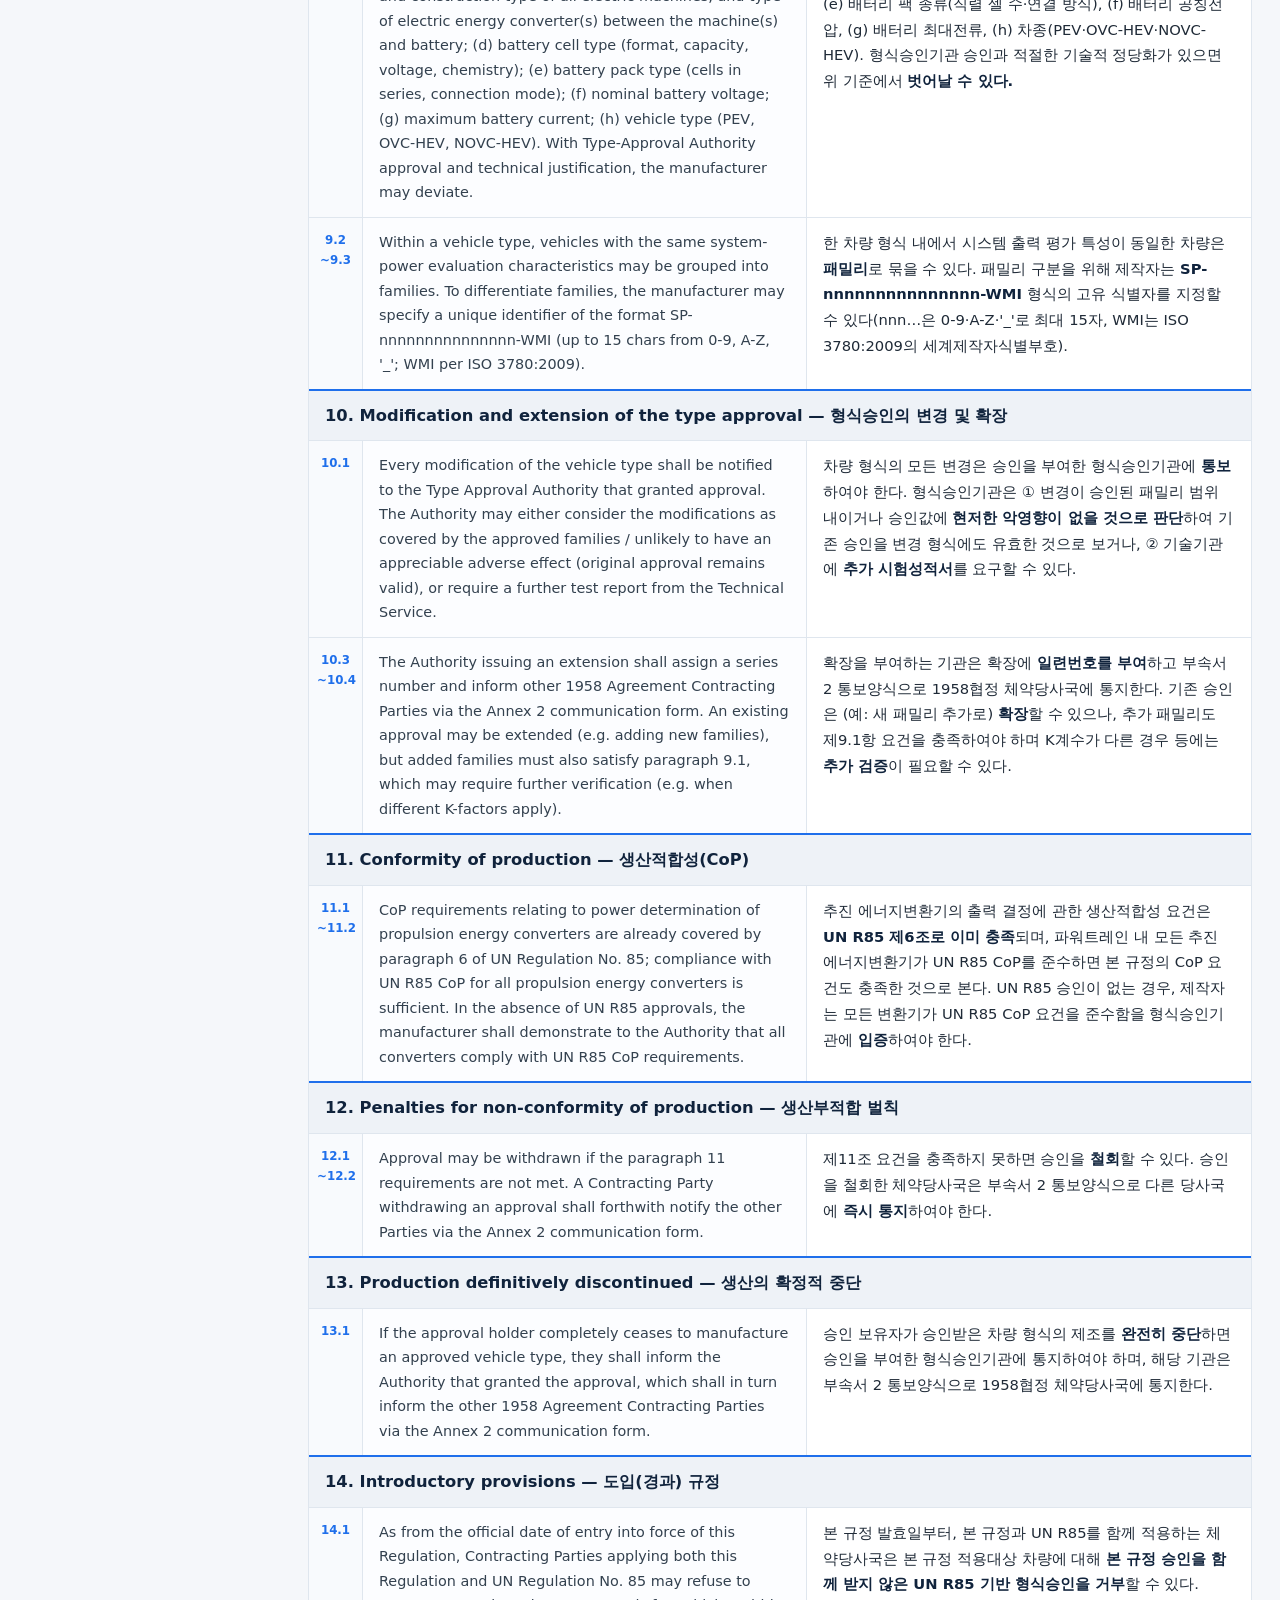
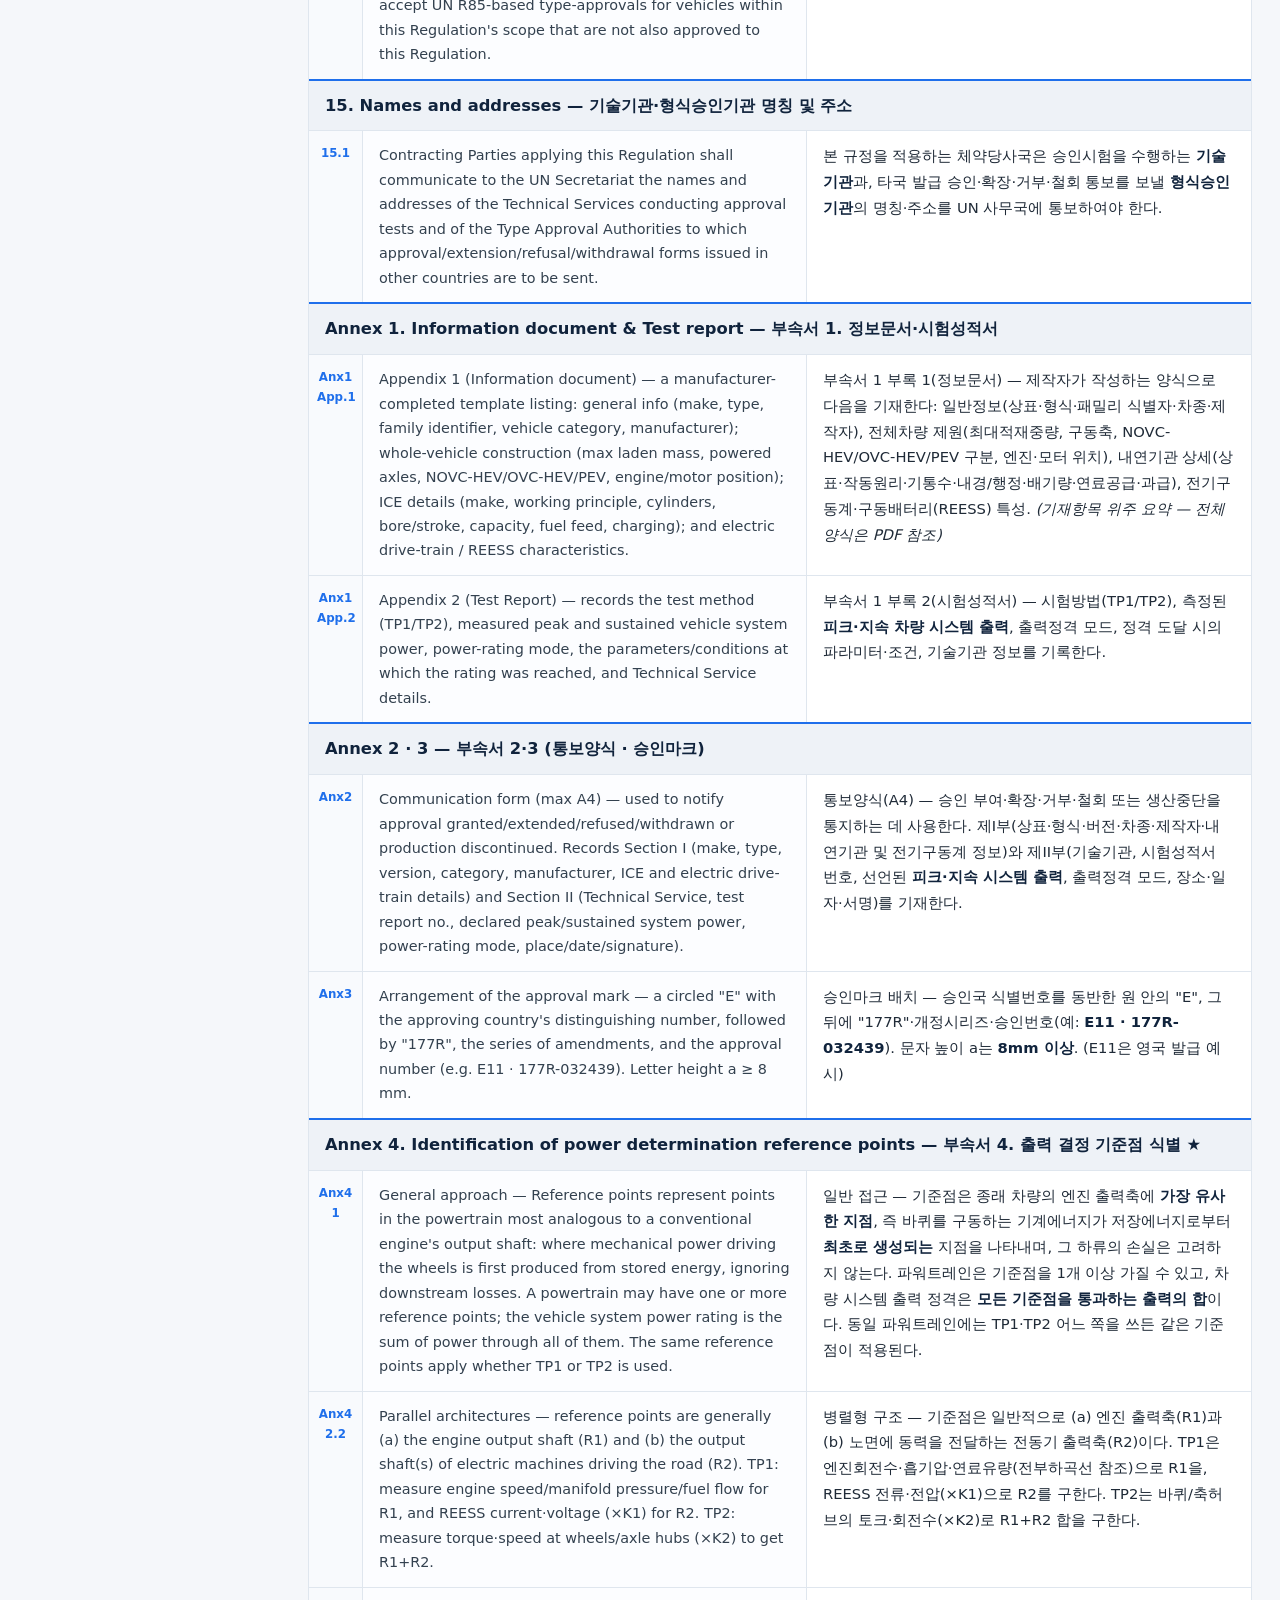
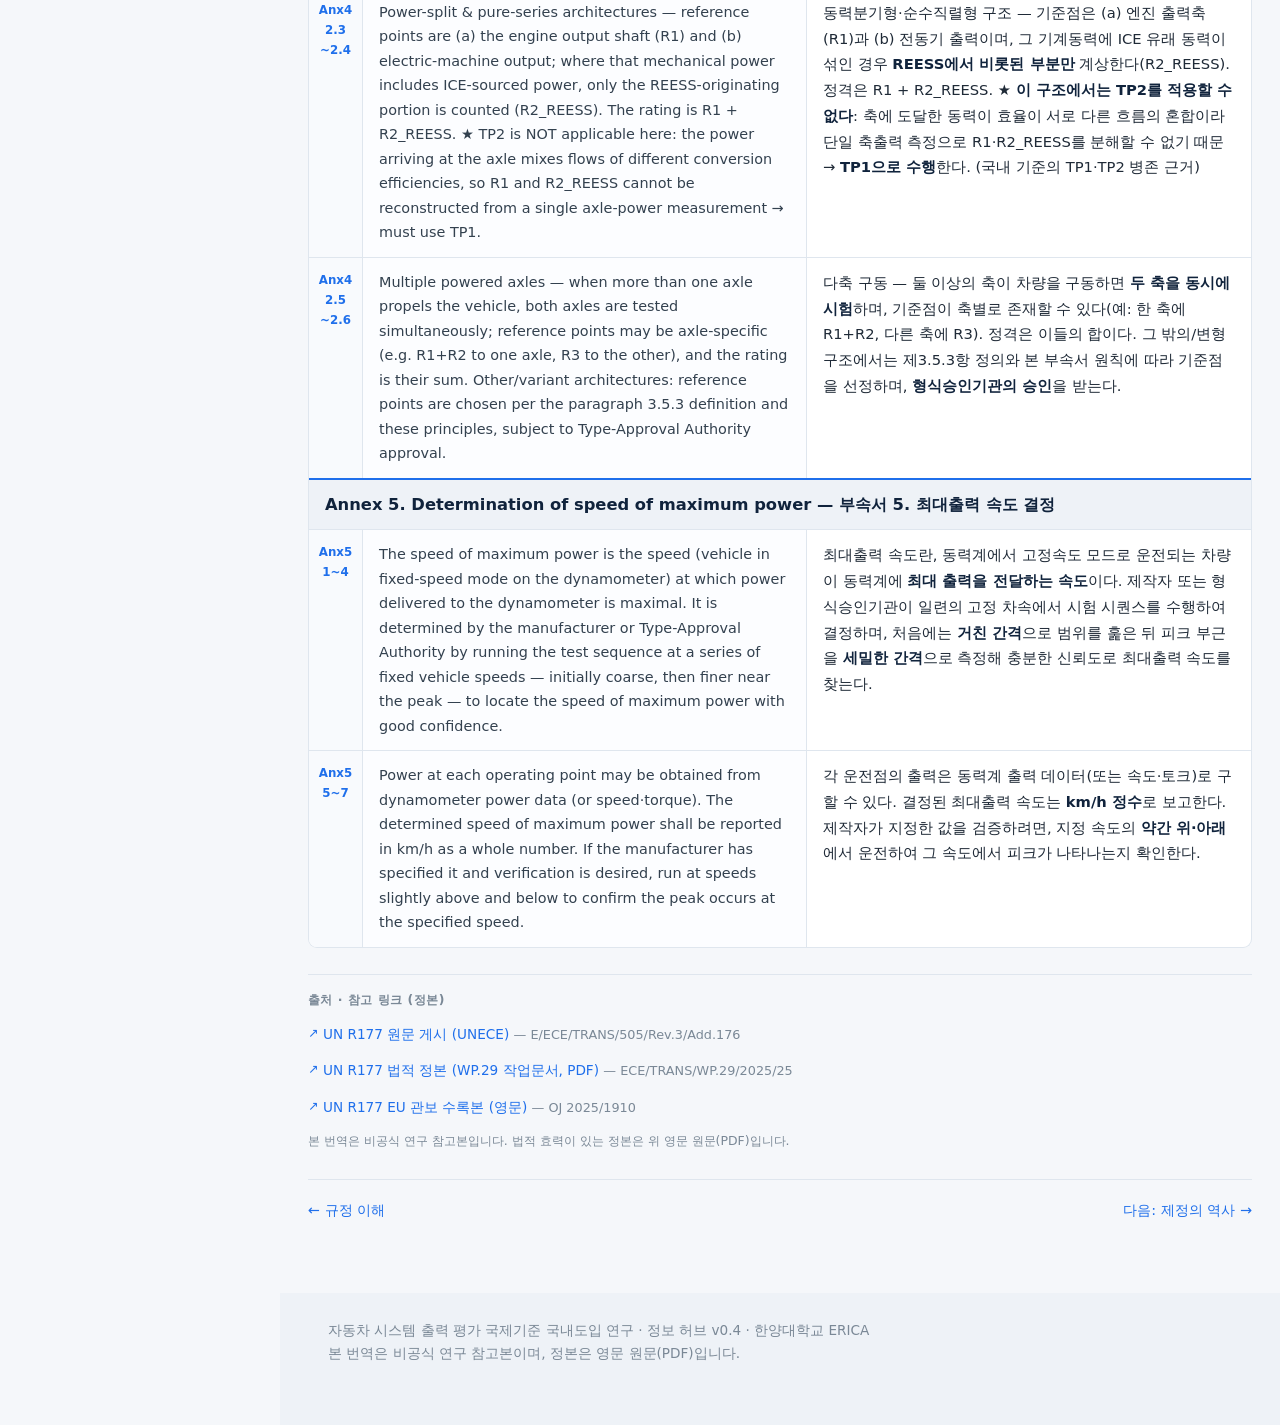
<file: original.html>
<!DOCTYPE html>
<html lang="ko">
<head>
<meta charset="UTF-8">
<meta name="viewport" content="width=device-width, initial-scale=1.0">
<title>R177 원문 (번역본) — UN R177 정보 허브</title>
<link rel="stylesheet" href="styles.css">
<style>
  .biwrap{padding:18px 28px 70px}
  .bitop{display:flex;flex-wrap:wrap;align-items:center;gap:12px;margin-bottom:12px}
  .btn{display:inline-block;background:var(--accent);color:#fff;border-radius:8px;padding:8px 14px;font-size:.9rem;font-weight:600}
  .btn:hover{background:var(--accent-d);text-decoration:none}
  .binote{font-size:.85rem;color:var(--soft);background:#fff;border:1px solid var(--line);border-radius:9px;padding:10px 14px;margin-bottom:14px}
  .bihead{position:sticky;top:0;z-index:5;display:grid;grid-template-columns:54px 1fr 1fr;
    background:var(--sidebar);color:#fff;border-radius:9px 9px 0 0;font-weight:700;font-size:.9rem}
  .bihead div{padding:10px 14px}
  .bihead .h-en{border-left:1px solid rgba(255,255,255,.15)}
  .bihead .h-ko{border-left:1px solid rgba(255,255,255,.15)}
  .bibody{border:1px solid var(--line);border-top:none;border-radius:0 0 9px 9px;overflow:hidden;background:#fff}
  .birow{display:grid;grid-template-columns:54px 1fr 1fr;border-top:1px solid var(--line)}
  .birow:first-child{border-top:none}
  .birow .cn{padding:12px 8px;font-size:.74rem;font-weight:700;color:var(--accent);background:#f8fafd;text-align:center;border-right:1px solid var(--line)}
  .birow .en{padding:12px 16px;font-size:.9rem;color:#33414f;border-right:1px solid var(--line);background:#fcfdff}
  .birow .ko{padding:12px 16px;font-size:.92rem;color:var(--text);line-height:1.75}
  .birow .en b,.birow .ko b{color:#10233c}
  .bisec{background:var(--surface2);font-weight:800;color:#10233c;padding:11px 16px;font-size:1.02rem;border-top:2px solid var(--accent)}
  .birow.todo .ko{color:var(--soft);font-style:italic}
  @media(max-width:900px){
    .biwrap{padding:14px 14px 60px}
    .bihead{grid-template-columns:40px 1fr;top:0}
    .bihead .h-en{display:none}
    .birow{grid-template-columns:40px 1fr}
    .birow .en{display:none}
    .bihead .h-ko::before{content:"번역 (한글) — 원문은 PDF 참조"}
    .bihead .h-ko{font-size:0}
    .bihead .h-ko::before{font-size:.9rem}
  }
</style>
</head>
<body data-page="original">
<div class="layout">
<aside id="sidebar"></aside>
<main>
<div class="pagehead">
  <div class="kick">규정 이해</div>
  <h1>UN R177 원문 (번역본)</h1>
  <div class="sub">영문 원문 ↔ 한글 번역 대역 보기 · 스크롤 시 같은 조항이 좌우로 나란히 이동</div>
</div>
<div class="biwrap">
  <div class="bitop">
    <a class="btn" href="R177e.pdf" target="_blank" rel="noopener">📄 원문 PDF 열기 ↗</a>
    <span class="src">E/ECE/TRANS/505/Rev.3/Add.176</span>
  </div>
  <div class="binote">⚠️ 본 번역본은 <b>연구 참고용 비공식 번역</b>이며, 법적 효력이 있는 정본은 영문 원문(PDF)입니다. <b>제1조~제15조 전 조항</b>과 <b>부속서 1~5</b>의 핵심 내용을 수록했습니다. (부속서 1·2의 정보문서·통보 양식은 기재항목 위주로 요약)</div>

  <div class="bihead">
    <div>조항</div>
    <div class="h-en">원문 (English)</div>
    <div class="h-ko">번역 (한글)</div>
  </div>
  <div class="bibody">

    <div class="bisec">1. Scope and application — 적용 범위 및 적용</div>
    <div class="birow"><div class="cn">1.1</div>
      <div class="en">This Regulation applies to vehicles that meet all of the following criteria (a), (b) and (c):<br>(a) Are hybrid electric vehicles, or are pure electric vehicles that have more than one propulsion energy converter;<br>(b) Are classified in category N1, or are classified in category M and have a technically permissible maximum laden mass not exceeding 3,500 kg;<br>(c) If a hybrid electric vehicle, at least one electric machine contributes to propulsion of the vehicle under the maximum power condition.</div>
      <div class="ko">이 규정은 다음 (a)·(b)·(c) 기준을 <b>모두</b> 충족하는 차량에 적용된다:<br>(a) 하이브리드 전기차(HEV)이거나, 추진 에너지변환기를 <b>2개 이상</b> 가진 순수전기차(PEV)일 것;<br>(b) N1류에 속하거나, M류이면서 기술적 허용 최대적재중량이 <b>3,500kg 이하</b>일 것;<br>(c) 하이브리드 전기차의 경우, <b>최대출력 조건에서 최소 1개의 전동기가 차량 구동에 기여</b>할 것.</div></div>
    <div class="birow"><div class="cn">1.2</div>
      <div class="en">This Regulation does not apply to fuel cell vehicles.</div>
      <div class="ko">이 규정은 <b>연료전지차(FCV)에는 적용하지 않는다.</b></div></div>
    <div class="birow"><div class="cn">1.3</div>
      <div class="en">When determined according to the requirements of this Regulation, the resulting vehicle system power rating may be considered as comparable to the power rating traditionally assigned to conventional vehicles, which is the power rating of the internal combustion engine.</div>
      <div class="ko">이 규정의 요건에 따라 결정된 차량 시스템 출력 정격은, 종래 차량에 전통적으로 부여되던 출력 정격(즉 내연기관의 출력 정격)과 <b>비교 가능한 것으로 간주</b>될 수 있다.</div></div>

    <div class="bisec">2. Abbreviations — 약어</div>
    <div class="birow"><div class="cn">2</div>
      <div class="en">AWD: All-Wheel Drive · FSD: Full Scale Deflection · HEV: Hybrid-Electric Vehicle · ICE: Internal Combustion Engine · ICEV: ICE Vehicle · ISO: International Organization for Standardization · NOVC-HEV: Not Off-Vehicle Charging HEV · OVC-HEV: Off-Vehicle Charging HEV · PEV: Pure Electric Vehicle · REESS: Rechargeable Electric Energy Storage System · SOC: State of Charge · TP1/TP2: Test Procedure 1/2 · UN: United Nations</div>
      <div class="ko">AWD: 4륜구동 · FSD: 최대눈금(풀스케일) · HEV: 하이브리드 전기차 · ICE: 내연기관 · ICEV: 내연기관차 · ISO: 국제표준화기구 · NOVC-HEV: 외부충전 불가 HEV · OVC-HEV: 외부충전 가능 HEV · PEV: 순수전기차 · REESS: 재충전식 전기에너지 저장장치(구동배터리) · SOC: 충전상태 · TP1/TP2: 시험절차 1/2 · UN: 국제연합</div></div>

    <div class="bisec">3. Definitions — 정의</div>
    <div class="birow"><div class="cn">3.0</div>
      <div class="en">"Vehicle type with regard to system power" means a group of vehicles which do not differ with respect to the criteria as defined in paragraph 9.1.</div>
      <div class="ko">"시스템 출력에 관한 차량 형식"이란 제9.1항에 정의된 기준에 대하여 서로 다르지 않은 차량의 집합을 말한다.</div></div>
    <div class="birow"><div class="cn">3.1.2</div>
      <div class="en">"Fixed speed mode" means the operating mode of the dynamometer in which the dynamometer absorbs the power output of the vehicle so as to maintain the vehicle at a fixed dynamometer speed.</div>
      <div class="ko">"고정속도 모드"란 동력계가 차량의 출력을 흡수하여 차량을 <b>일정한 동력계 속도</b>로 유지하는 운전 모드를 말한다.</div></div>
    <div class="birow"><div class="cn">3.1.3</div>
      <div class="en">"Road load mode" means the operating mode of the dynamometer in which the dynamometer exerts on the vehicle a force equivalent to the force exerted on the vehicle while driving on a road.</div>
      <div class="ko">"주행부하 모드"란 동력계가 차량에 대해 <b>실제 도로 주행 시 받는 힘과 동등한 힘</b>을 가하는 운전 모드를 말한다.</div></div>
    <div class="birow"><div class="cn">3.2.1</div>
      <div class="en">"Powertrain" means the total combination in a vehicle of propulsion energy storage system(s), propulsion energy converter(s) and the drivetrain(s) providing the mechanical energy at the wheels for the purpose of vehicle propulsion, plus peripheral devices.</div>
      <div class="ko">"파워트레인"이란 차량 구동을 위해 바퀴에 기계에너지를 공급하는 추진 에너지저장장치·추진 에너지변환기·구동전달계의 총조합에 주변장치를 더한 것을 말한다.</div></div>
    <div class="birow"><div class="cn">3.3.14<br>~15</div>
      <div class="en">"Hybrid vehicle" means a vehicle equipped with a powertrain containing at least two different categories of propulsion energy converters and at least two different categories of propulsion energy storage systems. "Hybrid electric vehicle" (HEV) is a hybrid vehicle whose converters include at least one electric machine and at least one ICE.</div>
      <div class="ko">"하이브리드 차량"이란 <b>2종 이상의 추진 에너지변환기</b>와 <b>2종 이상의 추진 에너지저장장치</b>를 가진 파워트레인을 갖춘 차량을 말한다. "하이브리드 전기차(HEV)"는 그 변환기에 <b>전동기 1개 이상과 내연기관 1개 이상</b>을 포함하는 하이브리드 차량이다.</div></div>
    <div class="birow"><div class="cn">3.3.16</div>
      <div class="en">"Pure electric vehicle" (PEV) means a vehicle equipped with a powertrain containing exclusively electric machines as propulsion energy converters and exclusively rechargeable electric energy storage systems as propulsion energy storage systems.</div>
      <div class="ko">"순수전기차(PEV)"란 추진 에너지변환기로 <b>전동기만</b>, 추진 에너지저장장치로 <b>재충전식 전기에너지 저장장치만</b>을 가진 파워트레인을 갖춘 차량을 말한다.</div></div>
    <div class="birow"><div class="cn">3.5.1</div>
      <div class="en">"Test procedure 1" (TP1) means a test procedure, defined herein, for determining a vehicle system power rating via measured electrical power and determined ICE power.</div>
      <div class="ko">"시험절차 1(TP1)"이란 <b>측정한 전기 출력과 산정한 내연기관 출력</b>을 통해 차량 시스템 출력 정격을 결정하는, 본 규정에 정의된 시험절차를 말한다.</div></div>
    <div class="birow"><div class="cn">3.5.2</div>
      <div class="en">"Test procedure 2" (TP2) means a test procedure, defined herein, for determining a vehicle system power rating via measured torque and speed at the axles or wheel hubs.</div>
      <div class="ko">"시험절차 2(TP2)"란 <b>축 또는 휠허브에서 측정한 토크와 회전수</b>를 통해 차량 시스템 출력 정격을 결정하는, 본 규정에 정의된 시험절차를 말한다.</div></div>
    <div class="birow"><div class="cn">3.5.3</div>
      <div class="en">"Power determination reference point" means a point in the mechanical power flow path of a powertrain where any portion of the mechanical energy that drives the wheels under the maximum power condition is first produced as mechanical energy by a propulsion energy converter from a propulsion energy storage system.</div>
      <div class="ko">"출력 결정 기준점"이란, 최대출력 조건에서 바퀴를 구동하는 기계에너지의 어느 부분이 추진 에너지변환기에 의해 추진 에너지저장장치로부터 <b>최초로 기계에너지로 생성되는</b> 파워트레인 기계동력 흐름 경로상의 지점을 말한다.</div></div>
    <div class="birow"><div class="cn">3.5.5</div>
      <div class="en">"Speed of maximum power" means the fixed speed setting of the dynamometer at which a maximum accelerator pedal command, given for a period of at least ten seconds while the vehicle is in power-rating mode, delivers the greatest peak power to the dynamometer.</div>
      <div class="ko">"최대출력 속도"란, 차량이 출력정격 모드인 상태에서 <b>10초 이상</b> 가속페달 최대지령을 가했을 때 동력계에 <b>가장 큰 피크 출력</b>이 전달되는 동력계 고정속도 설정값을 말한다.</div></div>
    <div class="birow"><div class="cn">3.5.6</div>
      <div class="en">"Maximum power condition" means the condition in which the vehicle is operating on a dynamometer, in power-rating mode, the dynamometer in fixed speed mode set to the speed of maximum power, and the maximum accelerator pedal command is given for a period of at least ten seconds.</div>
      <div class="ko">"최대출력 조건"이란 차량이 동력계에서 출력정격 모드로 운전되고, 동력계가 최대출력 속도로 설정된 고정속도 모드이며, <b>가속페달 최대지령을 10초 이상</b> 가하는 상태를 말한다.</div></div>
    <div class="birow"><div class="cn">3.5.7</div>
      <div class="en">"Vehicle system power rating" means the total power transmitted through all of the power determination reference point(s) as determined by TP1 or TP2.</div>
      <div class="ko">"차량 시스템 출력 정격"이란 TP1 또는 TP2로 결정된, <b>모든 출력 결정 기준점을 통과하여 전달되는 출력의 총합</b>을 말한다.</div></div>
    <div class="birow"><div class="cn">3.5.9</div>
      <div class="en">"Peak vehicle system power" means a 2-second 'peak' power that is the maximum value of a 2-second moving average filter applied for the 10-second measurement time.</div>
      <div class="ko">"피크 차량 시스템 출력"이란 10초 측정시간에 <b>2초 이동평균 필터</b>를 적용했을 때의 최댓값인 2초 '피크' 출력을 말한다.</div></div>
    <div class="birow"><div class="cn">3.5.10</div>
      <div class="en">"Sustained vehicle system power" means a 'sustained' power that defines the average power within the measurement time window from 8 s to 10 s.</div>
      <div class="ko">"지속 차량 시스템 출력"이란 측정시간 중 <b>8초~10초 구간의 평균 출력</b>으로 정의되는 '지속' 출력을 말한다.</div></div>

    <div class="bisec">4. Application for approval — 승인 신청</div>
    <div class="birow"><div class="cn">4.1</div>
      <div class="en">The application for approval of a vehicle type with regard to the requirements of this Regulation shall be submitted by the vehicle manufacturer or by their authorised representative to the Type Approval Authority.</div>
      <div class="ko">본 규정 요건에 관한 차량 형식의 승인 신청은 <b>차량 제작자 또는 그 위임 대리인</b>이 형식승인기관에 제출하여야 한다.</div></div>
    <div class="birow"><div class="cn">4.2</div>
      <div class="en">An appropriate number of vehicles representative of the vehicle type to be approved shall be submitted to the Technical Service responsible for the approval tests.</div>
      <div class="ko">승인 대상 형식을 대표하는 적절한 수의 차량을 승인시험을 담당하는 <b>기술기관</b>에 제출하여야 한다.</div></div>
    <div class="birow"><div class="cn">4.4</div>
      <div class="en">The Type Approval Authority shall verify the existence of satisfactory provisions to ensure an effective check of conformity of production before approval of the vehicle type is granted.</div>
      <div class="ko">형식승인기관은 형식 승인 부여 전에 <b>생산적합성(CoP)의 효과적 점검을 보장할 적절한 방안</b>이 존재하는지 확인하여야 한다.</div></div>

    <div class="bisec">5. Approval — 승인</div>
    <div class="birow"><div class="cn">5.1</div>
      <div class="en">If the vehicle type submitted for approval meets all the relevant requirements of this Regulation, approval of that vehicle type shall be granted.</div>
      <div class="ko">승인을 위해 제출된 차량 형식이 본 규정의 모든 관련 요건을 충족하면, 해당 차량 형식의 승인을 부여한다.</div></div>
    <div class="birow"><div class="cn">5.2.2</div>
      <div class="en">Example of an Approval Number: E11*177R01/01*0123*01 — the first extension of Approval 0123, issued by the United Kingdom to Supplement 1 to Series of Amendments 01.</div>
      <div class="ko">승인번호 예시: <b>E11*177R01/01*0123*01</b> — 영국(E11)이 개정시리즈 01의 Supplement 1에 대해 발급한 승인 0123의 첫 번째 확장.</div></div>

    <div class="bisec">6. Markings — 표시</div>
    <div class="birow"><div class="cn">6.1<br>~6.4</div>
      <div class="en">An international approval mark — a circle surrounding the letter "E" with the distinguishing number of the approving country, followed by the Regulation number "177R" and the approval number — shall be affixed conspicuously, be clearly legible and indelible, and placed close to or on the vehicle data plate.</div>
      <div class="ko">국제 승인마크 — 승인국 식별번호를 동반한 문자 "E"를 둘러싼 원, 그 뒤에 규정번호 "177R"과 승인번호 — 를 <b>눈에 띄게, 명확히 판독 가능하고 지워지지 않게</b> 부착하며, 차량 제원판 위 또는 가까이에 배치한다.</div></div>

    <div class="bisec">7. Test conditions — 시험 조건</div>
    <div class="birow"><div class="cn">7.1.2</div>
      <div class="en">The test room shall have a temperature set point of 25 °C. The tolerance of the actual value shall be within ±5 °C. At the request of the manufacturer, the 25 °C set point can be replaced by 23 °C. Atmospheric pressure shall be between 80 kPa and 110 kPa.</div>
      <div class="ko">시험실 온도 설정값은 <b>25°C</b>로 하며, 실제값 허용오차는 <b>±5°C</b> 이내로 한다. 제작자 요청 시 25°C 설정값을 23°C로 대체할 수 있다. 대기압은 <b>80~110kPa</b> 범위로 한다.</div></div>
    <div class="birow"><div class="cn">7.1.4</div>
      <div class="en">The soak area shall have a temperature set point of 25 °C, tolerance within ±5 °C (23 °C on manufacturer request).</div>
      <div class="ko">소킹(안정화) 구역의 온도 설정값은 25°C, 허용오차 ±5°C 이내로 한다(제작자 요청 시 23°C).</div></div>
    <div class="birow"><div class="cn">7.2.2</div>
      <div class="en">All items in Table 2 shall be measured and recorded at a frequency equal to or greater than 10 Hz, unless specified otherwise.</div>
      <div class="ko">Table 2의 모든 항목은 별도 규정이 없는 한 <b>10Hz 이상</b>의 주파수로 측정·기록한다.</div></div>

    <div class="bisec">8. Test procedure — 시험 절차</div>
    <div class="birow"><div class="cn">8.1</div>
      <div class="en">Two test procedures are described. TP1 is based on measured electrical power, estimated ICE power, and estimated electrical conversion efficiency. TP2 is based on measured torque and speed at the drive shaft(s) or wheel hub(s) and estimated mechanical conversion efficiency. TP1 and TP2 are intended to be technically equivalent.</div>
      <div class="ko">두 가지 시험절차를 규정한다. <b>TP1</b>은 측정 전기출력·산정 내연기관출력·산정 전기변환효율에 기반한다. <b>TP2</b>는 구동축 또는 휠허브에서 측정한 토크·회전수와 산정 기계변환효율에 기반한다. TP1과 TP2는 <b>기술적으로 등가</b>가 되도록 의도되었다.</div></div>
    <div class="birow"><div class="cn">8.1.1.2</div>
      <div class="en">Where TP1 is performed, the manufacturer shall provide the electrical energy conversion efficiency (K1) between each electrical measurement point and corresponding reference point. Where TP2 is performed, the manufacturer shall provide the mechanical energy conversion efficiency (K2) for each powered axle. Provided values are subject to verification by the Type-Approval Authority.</div>
      <div class="ko">TP1 수행 시 제작자는 각 전기 측정점과 해당 기준점 사이의 <b>전기에너지 변환효율(K1)</b>을 제공한다. TP2 수행 시 제작자는 각 구동축에 대한 <b>기계에너지 변환효율(K2)</b>을 제공한다. 제공값은 형식승인기관의 <b>검증 대상</b>이다.</div></div>
    <div class="birow"><div class="cn">8.1.3</div>
      <div class="en">Applicability of TP1 and TP2 varies with powertrain architecture. Where both are applicable, the choice may be made by the manufacturer. The reported rating shall be identified as determined by either TP1 or TP2.</div>
      <div class="ko">TP1·TP2의 적용 가능성은 파워트레인 구조에 따라 달라진다. <b>둘 다 적용 가능하면 제작자가 선택</b>할 수 있다. 보고되는 정격은 TP1 또는 TP2 중 어느 것으로 결정되었는지 명시하여야 한다.</div></div>
    <div class="birow"><div class="cn">8.3</div>
      <div class="en">OVC-HEVs and NOVC-HEVs shall have been run-in and driven between 3,000 and 15,000 km before the test. PEVs shall have been run-in at least 300 km or one full charge distance, whichever is longer.</div>
      <div class="ko">OVC-HEV·NOVC-HEV는 시험 전 <b>3,000~15,000km</b> 길들이기 주행을 하여야 한다. PEV는 <b>300km 이상 또는 1회 완충 주행거리</b> 중 더 긴 쪽만큼 길들이기를 하여야 한다.</div></div>
    <div class="birow"><div class="cn">8.6</div>
      <div class="en">The vehicle shall be soaked in the soak area for a minimum of 6 hours and a maximum of 36 hours.</div>
      <div class="ko">차량은 소킹 구역에서 <b>최소 6시간, 최대 36시간</b> 안정화(소킹)하여야 한다.</div></div>
    <div class="birow"><div class="cn">8.8.6</div>
      <div class="en">The maximum accelerator pedal command shall be given for a duration of at least 10 s, as rapidly as possible.</div>
      <div class="ko">가속페달 최대지령을 <b>최소 10초</b> 동안, 가능한 한 빠르게 가한다.</div></div>
    <div class="birow"><div class="cn">8.8.7</div>
      <div class="en">The power test shall be repeated for a total of five repetitions. Prior to each subsequent repetition, the REESS shall be adjusted.</div>
      <div class="ko">출력시험은 <b>총 5회 반복</b>한다. 2회차 이후 각 반복 전에 REESS(배터리)를 (최대출력 SOC로) 조정한다.</div></div>
    <div class="birow"><div class="cn">8.9.1</div>
      <div class="en">For each of the 2nd, 3rd, 4th and 5th repetitions, peak and sustained power shall be calculated. The peak and sustained ratings are the mean of the four analysed repetitions. The maximum variation of an individual value should not be greater than ±5% of the mean; if too large, repeat the test.</div>
      <div class="ko">2·3·4·5회차 각각에 대해 피크·지속 출력을 산출한다. 피크·지속 정격은 <b>분석한 4개 반복값의 평균</b>이다. 개별값의 최대 편차는 평균의 <b>±5%</b>를 넘지 않아야 하며, 과도하면 재시험한다.</div></div>
    <div class="birow"><div class="cn">8.9.2</div>
      <div class="en">Calculation for TP1 — Vehicle system power = Σ Rᵢ. For electric-machine reference points (REESS output): Rᵢ = (U_REESS × I_REESS / 1000 − P_DCDC − P_aux) × K1. ICE reference points are determined from the full load power curve (ISO 1585 / UN R85).</div>
      <div class="ko">TP1 계산 — 차량 시스템 출력 = Σ Rᵢ. 전동기 기준점(REESS 출력단 측정): <b>Rᵢ = (U_REESS × I_REESS / 1000 − P_DCDC − P_aux) × K1</b>. 내연기관 기준점은 전부하 출력곡선(ISO 1585 / UN R85)으로 결정한다.</div></div>
    <div class="birow"><div class="cn">8.9.3</div>
      <div class="en">Calculation for TP2 — Vehicle system power = Σ Rᵢ, where Rᵢ = P_axle / K2 and P_axle = (2π × axle speed[rev·s⁻¹] × axle torque[Nm]) / 1000. The ICE power portion shall be corrected per ISO 1585 §6 where reference conditions cannot be met.</div>
      <div class="ko">TP2 계산 — 차량 시스템 출력 = Σ Rᵢ, 여기서 <b>Rᵢ = P_axle / K2</b>이고 <b>P_axle = (2π × 축회전수[rev·s⁻¹] × 축토크[Nm]) / 1000</b>. 기준 조건을 충족할 수 없는 경우 내연기관 출력분은 ISO 1585 제6조에 따라 보정한다.</div></div>
    <div class="birow"><div class="cn">8.10</div>
      <div class="en">The peak or sustained system power indicated by the manufacturer shall be accepted if it does not differ by more than ±5% from the values measured by the Technical Service.</div>
      <div class="ko">제작자가 제시한 피크 또는 지속 시스템 출력은, 기술기관이 측정한 값과 <b>±5%를 초과하여 차이나지 않으면 인정</b>한다.</div></div>
    <div class="birow"><div class="cn">8.11</div>
      <div class="en">Internal validation — the implied downstream efficiency between the reference point(s) and the road shall not be greater than 1 (dynamometer average power at 8–10 s ÷ sustained system power).</div>
      <div class="ko">내부 검증 — 기준점과 노면 사이의 함의 하류효율은 <b>1을 초과하지 않아야</b> 한다(동력계 8~10초 평균출력 ÷ 지속 시스템 출력).</div></div>

    <div class="bisec">9. Families within Types — 형식 내 패밀리</div>
    <div class="birow"><div class="cn">9.1</div>
      <div class="en">Only vehicles that are the same with respect to all of the following elements may be part of the same vehicle type: (a) powertrain system configuration (number, type, mechanical arrangement of power sources and operating strategy); (b) ICE power rating; (c) net power and construction type of all electric machines, and type of electric energy converter(s) between the machine(s) and battery; (d) battery cell type (format, capacity, voltage, chemistry); (e) battery pack type (cells in series, connection mode); (f) nominal battery voltage; (g) maximum battery current; (h) vehicle type (PEV, OVC-HEV, NOVC-HEV). With Type-Approval Authority approval and technical justification, the manufacturer may deviate.</div>
      <div class="ko">다음 요소가 <b>모두 동일한</b> 차량만 같은 차량 형식에 속할 수 있다: (a) 파워트레인 구성(동력원의 수·종류·기계적 배치 및 운전전략), (b) 내연기관 출력 정격, (c) 모든 전동기의 정미출력·구조형식(비동기·동기 등) 및 전동기-배터리 사이 전기에너지변환기 종류, (d) 배터리 셀 종류(형상·용량·전압·화학조성), (e) 배터리 팩 종류(직렬 셀 수·연결 방식), (f) 배터리 공칭전압, (g) 배터리 최대전류, (h) 차종(PEV·OVC-HEV·NOVC-HEV). 형식승인기관 승인과 적절한 기술적 정당화가 있으면 위 기준에서 <b>벗어날 수 있다.</b></div></div>
    <div class="birow"><div class="cn">9.2<br>~9.3</div>
      <div class="en">Within a vehicle type, vehicles with the same system-power evaluation characteristics may be grouped into families. To differentiate families, the manufacturer may specify a unique identifier of the format SP-nnnnnnnnnnnnnnn-WMI (up to 15 chars from 0-9, A-Z, '_'; WMI per ISO 3780:2009).</div>
      <div class="ko">한 차량 형식 내에서 시스템 출력 평가 특성이 동일한 차량은 <b>패밀리</b>로 묶을 수 있다. 패밀리 구분을 위해 제작자는 <b>SP-nnnnnnnnnnnnnnn-WMI</b> 형식의 고유 식별자를 지정할 수 있다(nnn…은 0-9·A-Z·'_'로 최대 15자, WMI는 ISO 3780:2009의 세계제작자식별부호).</div></div>

    <div class="bisec">10. Modification and extension of the type approval — 형식승인의 변경 및 확장</div>
    <div class="birow"><div class="cn">10.1</div>
      <div class="en">Every modification of the vehicle type shall be notified to the Type Approval Authority that granted approval. The Authority may either consider the modifications as covered by the approved families / unlikely to have an appreciable adverse effect (original approval remains valid), or require a further test report from the Technical Service.</div>
      <div class="ko">차량 형식의 모든 변경은 승인을 부여한 형식승인기관에 <b>통보</b>하여야 한다. 형식승인기관은 ① 변경이 승인된 패밀리 범위 내이거나 승인값에 <b>현저한 악영향이 없을 것으로 판단</b>하여 기존 승인을 변경 형식에도 유효한 것으로 보거나, ② 기술기관에 <b>추가 시험성적서</b>를 요구할 수 있다.</div></div>
    <div class="birow"><div class="cn">10.3<br>~10.4</div>
      <div class="en">The Authority issuing an extension shall assign a series number and inform other 1958 Agreement Contracting Parties via the Annex 2 communication form. An existing approval may be extended (e.g. adding new families), but added families must also satisfy paragraph 9.1, which may require further verification (e.g. when different K-factors apply).</div>
      <div class="ko">확장을 부여하는 기관은 확장에 <b>일련번호를 부여</b>하고 부속서 2 통보양식으로 1958협정 체약당사국에 통지한다. 기존 승인은 (예: 새 패밀리 추가로) <b>확장</b>할 수 있으나, 추가 패밀리도 제9.1항 요건을 충족하여야 하며 K계수가 다른 경우 등에는 <b>추가 검증</b>이 필요할 수 있다.</div></div>

    <div class="bisec">11. Conformity of production — 생산적합성(CoP)</div>
    <div class="birow"><div class="cn">11.1<br>~11.2</div>
      <div class="en">CoP requirements relating to power determination of propulsion energy converters are already covered by paragraph 6 of UN Regulation No. 85; compliance with UN R85 CoP for all propulsion energy converters is sufficient. In the absence of UN R85 approvals, the manufacturer shall demonstrate to the Authority that all converters comply with UN R85 CoP requirements.</div>
      <div class="ko">추진 에너지변환기의 출력 결정에 관한 생산적합성 요건은 <b>UN R85 제6조로 이미 충족</b>되며, 파워트레인 내 모든 추진 에너지변환기가 UN R85 CoP를 준수하면 본 규정의 CoP 요건도 충족한 것으로 본다. UN R85 승인이 없는 경우, 제작자는 모든 변환기가 UN R85 CoP 요건을 준수함을 형식승인기관에 <b>입증</b>하여야 한다.</div></div>

    <div class="bisec">12. Penalties for non-conformity of production — 생산부적합 벌칙</div>
    <div class="birow"><div class="cn">12.1<br>~12.2</div>
      <div class="en">Approval may be withdrawn if the paragraph 11 requirements are not met. A Contracting Party withdrawing an approval shall forthwith notify the other Parties via the Annex 2 communication form.</div>
      <div class="ko">제11조 요건을 충족하지 못하면 승인을 <b>철회</b>할 수 있다. 승인을 철회한 체약당사국은 부속서 2 통보양식으로 다른 당사국에 <b>즉시 통지</b>하여야 한다.</div></div>

    <div class="bisec">13. Production definitively discontinued — 생산의 확정적 중단</div>
    <div class="birow"><div class="cn">13.1</div>
      <div class="en">If the approval holder completely ceases to manufacture an approved vehicle type, they shall inform the Authority that granted the approval, which shall in turn inform the other 1958 Agreement Contracting Parties via the Annex 2 communication form.</div>
      <div class="ko">승인 보유자가 승인받은 차량 형식의 제조를 <b>완전히 중단</b>하면 승인을 부여한 형식승인기관에 통지하여야 하며, 해당 기관은 부속서 2 통보양식으로 1958협정 체약당사국에 통지한다.</div></div>

    <div class="bisec">14. Introductory provisions — 도입(경과) 규정</div>
    <div class="birow"><div class="cn">14.1</div>
      <div class="en">As from the official date of entry into force of this Regulation, Contracting Parties applying both this Regulation and UN Regulation No. 85 may refuse to accept UN R85-based type-approvals for vehicles within this Regulation's scope that are not also approved to this Regulation.</div>
      <div class="ko">본 규정 발효일부터, 본 규정과 UN R85를 함께 적용하는 체약당사국은 본 규정 적용대상 차량에 대해 <b>본 규정 승인을 함께 받지 않은 UN R85 기반 형식승인을 거부</b>할 수 있다.</div></div>

    <div class="bisec">15. Names and addresses — 기술기관·형식승인기관 명칭 및 주소</div>
    <div class="birow"><div class="cn">15.1</div>
      <div class="en">Contracting Parties applying this Regulation shall communicate to the UN Secretariat the names and addresses of the Technical Services conducting approval tests and of the Type Approval Authorities to which approval/extension/refusal/withdrawal forms issued in other countries are to be sent.</div>
      <div class="ko">본 규정을 적용하는 체약당사국은 승인시험을 수행하는 <b>기술기관</b>과, 타국 발급 승인·확장·거부·철회 통보를 보낼 <b>형식승인기관</b>의 명칭·주소를 UN 사무국에 통보하여야 한다.</div></div>

    <div class="bisec">Annex 1. Information document & Test report — 부속서 1. 정보문서·시험성적서</div>
    <div class="birow"><div class="cn">Anx1<br>App.1</div>
      <div class="en">Appendix 1 (Information document) — a manufacturer-completed template listing: general info (make, type, family identifier, vehicle category, manufacturer); whole-vehicle construction (max laden mass, powered axles, NOVC-HEV/OVC-HEV/PEV, engine/motor position); ICE details (make, working principle, cylinders, bore/stroke, capacity, fuel feed, charging); and electric drive-train / REESS characteristics.</div>
      <div class="ko">부속서 1 부록 1(정보문서) — 제작자가 작성하는 양식으로 다음을 기재한다: 일반정보(상표·형식·패밀리 식별자·차종·제작자), 전체차량 제원(최대적재중량, 구동축, NOVC-HEV/OVC-HEV/PEV 구분, 엔진·모터 위치), 내연기관 상세(상표·작동원리·기통수·내경/행정·배기량·연료공급·과급), 전기구동계·구동배터리(REESS) 특성. <i>(기재항목 위주 요약 — 전체 양식은 PDF 참조)</i></div></div>
    <div class="birow"><div class="cn">Anx1<br>App.2</div>
      <div class="en">Appendix 2 (Test Report) — records the test method (TP1/TP2), measured peak and sustained vehicle system power, power-rating mode, the parameters/conditions at which the rating was reached, and Technical Service details.</div>
      <div class="ko">부속서 1 부록 2(시험성적서) — 시험방법(TP1/TP2), 측정된 <b>피크·지속 차량 시스템 출력</b>, 출력정격 모드, 정격 도달 시의 파라미터·조건, 기술기관 정보를 기록한다.</div></div>

    <div class="bisec">Annex 2 · 3 — 부속서 2·3 (통보양식 · 승인마크)</div>
    <div class="birow"><div class="cn">Anx2</div>
      <div class="en">Communication form (max A4) — used to notify approval granted/extended/refused/withdrawn or production discontinued. Records Section I (make, type, version, category, manufacturer, ICE and electric drive-train details) and Section II (Technical Service, test report no., declared peak/sustained system power, power-rating mode, place/date/signature).</div>
      <div class="ko">통보양식(A4) — 승인 부여·확장·거부·철회 또는 생산중단을 통지하는 데 사용한다. 제I부(상표·형식·버전·차종·제작자·내연기관 및 전기구동계 정보)와 제II부(기술기관, 시험성적서 번호, 선언된 <b>피크·지속 시스템 출력</b>, 출력정격 모드, 장소·일자·서명)를 기재한다.</div></div>
    <div class="birow"><div class="cn">Anx3</div>
      <div class="en">Arrangement of the approval mark — a circled "E" with the approving country's distinguishing number, followed by "177R", the series of amendments, and the approval number (e.g. E11 · 177R-032439). Letter height a ≥ 8 mm.</div>
      <div class="ko">승인마크 배치 — 승인국 식별번호를 동반한 원 안의 "E", 그 뒤에 "177R"·개정시리즈·승인번호(예: <b>E11 · 177R-032439</b>). 문자 높이 a는 <b>8mm 이상</b>. (E11은 영국 발급 예시)</div></div>

    <div class="bisec">Annex 4. Identification of power determination reference points — 부속서 4. 출력 결정 기준점 식별 ★</div>
    <div class="birow"><div class="cn">Anx4<br>1</div>
      <div class="en">General approach — Reference points represent points in the powertrain most analogous to a conventional engine's output shaft: where mechanical power driving the wheels is first produced from stored energy, ignoring downstream losses. A powertrain may have one or more reference points; the vehicle system power rating is the sum of power through all of them. The same reference points apply whether TP1 or TP2 is used.</div>
      <div class="ko">일반 접근 — 기준점은 종래 차량의 엔진 출력축에 <b>가장 유사한 지점</b>, 즉 바퀴를 구동하는 기계에너지가 저장에너지로부터 <b>최초로 생성되는</b> 지점을 나타내며, 그 하류의 손실은 고려하지 않는다. 파워트레인은 기준점을 1개 이상 가질 수 있고, 차량 시스템 출력 정격은 <b>모든 기준점을 통과하는 출력의 합</b>이다. 동일 파워트레인에는 TP1·TP2 어느 쪽을 쓰든 같은 기준점이 적용된다.</div></div>
    <div class="birow"><div class="cn">Anx4<br>2.2</div>
      <div class="en">Parallel architectures — reference points are generally (a) the engine output shaft (R1) and (b) the output shaft(s) of electric machines driving the road (R2). TP1: measure engine speed/manifold pressure/fuel flow for R1, and REESS current·voltage (×K1) for R2. TP2: measure torque·speed at wheels/axle hubs (×K2) to get R1+R2.</div>
      <div class="ko">병렬형 구조 — 기준점은 일반적으로 (a) 엔진 출력축(R1)과 (b) 노면에 동력을 전달하는 전동기 출력축(R2)이다. TP1은 엔진회전수·흡기압·연료유량(전부하곡선 참조)으로 R1을, REESS 전류·전압(×K1)으로 R2를 구한다. TP2는 바퀴/축허브의 토크·회전수(×K2)로 R1+R2 합을 구한다.</div></div>
    <div class="birow"><div class="cn">Anx4<br>2.3<br>~2.4</div>
      <div class="en">Power-split & pure-series architectures — reference points are (a) the engine output shaft (R1) and (b) electric-machine output; where that mechanical power includes ICE-sourced power, only the REESS-originating portion is counted (R2_REESS). The rating is R1 + R2_REESS. ★ TP2 is NOT applicable here: the power arriving at the axle mixes flows of different conversion efficiencies, so R1 and R2_REESS cannot be reconstructed from a single axle-power measurement → must use TP1.</div>
      <div class="ko">동력분기형·순수직렬형 구조 — 기준점은 (a) 엔진 출력축(R1)과 (b) 전동기 출력이며, 그 기계동력에 ICE 유래 동력이 섞인 경우 <b>REESS에서 비롯된 부분만</b> 계상한다(R2_REESS). 정격은 R1 + R2_REESS. ★ <b>이 구조에서는 TP2를 적용할 수 없다</b>: 축에 도달한 동력이 효율이 서로 다른 흐름의 혼합이라 단일 축출력 측정으로 R1·R2_REESS를 분해할 수 없기 때문 → <b>TP1으로 수행</b>한다. (국내 기준의 TP1·TP2 병존 근거)</div></div>
    <div class="birow"><div class="cn">Anx4<br>2.5<br>~2.6</div>
      <div class="en">Multiple powered axles — when more than one axle propels the vehicle, both axles are tested simultaneously; reference points may be axle-specific (e.g. R1+R2 to one axle, R3 to the other), and the rating is their sum. Other/variant architectures: reference points are chosen per the paragraph 3.5.3 definition and these principles, subject to Type-Approval Authority approval.</div>
      <div class="ko">다축 구동 — 둘 이상의 축이 차량을 구동하면 <b>두 축을 동시에 시험</b>하며, 기준점이 축별로 존재할 수 있다(예: 한 축에 R1+R2, 다른 축에 R3). 정격은 이들의 합이다. 그 밖의/변형 구조에서는 제3.5.3항 정의와 본 부속서 원칙에 따라 기준점을 선정하며, <b>형식승인기관의 승인</b>을 받는다.</div></div>

    <div class="bisec">Annex 5. Determination of speed of maximum power — 부속서 5. 최대출력 속도 결정</div>
    <div class="birow"><div class="cn">Anx5<br>1~4</div>
      <div class="en">The speed of maximum power is the speed (vehicle in fixed-speed mode on the dynamometer) at which power delivered to the dynamometer is maximal. It is determined by the manufacturer or Type-Approval Authority by running the test sequence at a series of fixed vehicle speeds — initially coarse, then finer near the peak — to locate the speed of maximum power with good confidence.</div>
      <div class="ko">최대출력 속도란, 동력계에서 고정속도 모드로 운전되는 차량이 동력계에 <b>최대 출력을 전달하는 속도</b>이다. 제작자 또는 형식승인기관이 일련의 고정 차속에서 시험 시퀀스를 수행하여 결정하며, 처음에는 <b>거친 간격</b>으로 범위를 훑은 뒤 피크 부근을 <b>세밀한 간격</b>으로 측정해 충분한 신뢰도로 최대출력 속도를 찾는다.</div></div>
    <div class="birow"><div class="cn">Anx5<br>5~7</div>
      <div class="en">Power at each operating point may be obtained from dynamometer power data (or speed·torque). The determined speed of maximum power shall be reported in km/h as a whole number. If the manufacturer has specified it and verification is desired, run at speeds slightly above and below to confirm the peak occurs at the specified speed.</div>
      <div class="ko">각 운전점의 출력은 동력계 출력 데이터(또는 속도·토크)로 구할 수 있다. 결정된 최대출력 속도는 <b>km/h 정수</b>로 보고한다. 제작자가 지정한 값을 검증하려면, 지정 속도의 <b>약간 위·아래</b>에서 운전하여 그 속도에서 피크가 나타나는지 확인한다.</div></div>

  </div>
  <div class="reflinks">
    <h4>출처 · 참고 링크 (정본)</h4>
    <ul>
      <li><a href="https://unece.org/transport/documents/2026/02/standards/addendum-176-un-regulation-no-177" target="_blank" rel="noopener">UN R177 원문 게시 (UNECE)</a> <span class="m">— E/ECE/TRANS/505/Rev.3/Add.176</span></li>
      <li><a href="https://unece.org/sites/default/files/2025-02/ECE-TRANS-WP.29-2025-25e.pdf" target="_blank" rel="noopener">UN R177 법적 정본 (WP.29 작업문서, PDF)</a> <span class="m">— ECE/TRANS/WP.29/2025/25</span></li>
      <li><a href="https://eur-lex.europa.eu/eli/reg/2025/1910/oj/eng" target="_blank" rel="noopener">UN R177 EU 관보 수록본 (영문)</a> <span class="m">— OJ 2025/1910</span></li>
    </ul>
    <p class="note">본 번역은 비공식 연구 참고본입니다. 법적 효력이 있는 정본은 위 영문 원문(PDF)입니다.</p>
  </div>
  <div class="pagenav"><a href="index.html#conditions">← 규정 이해</a><a href="history.html">다음: 제정의 역사 →</a></div>
</div>
<footer>자동차 시스템 출력 평가 국제기준 국내도입 연구 · 정보 허브 v0.4 · 한양대학교 ERICA<br>본 번역은 비공식 연구 참고본이며, 정본은 영문 원문(PDF)입니다.</footer>
</main>
</div>
<script src="nav.js"></script>
</body>
</html>
</file>
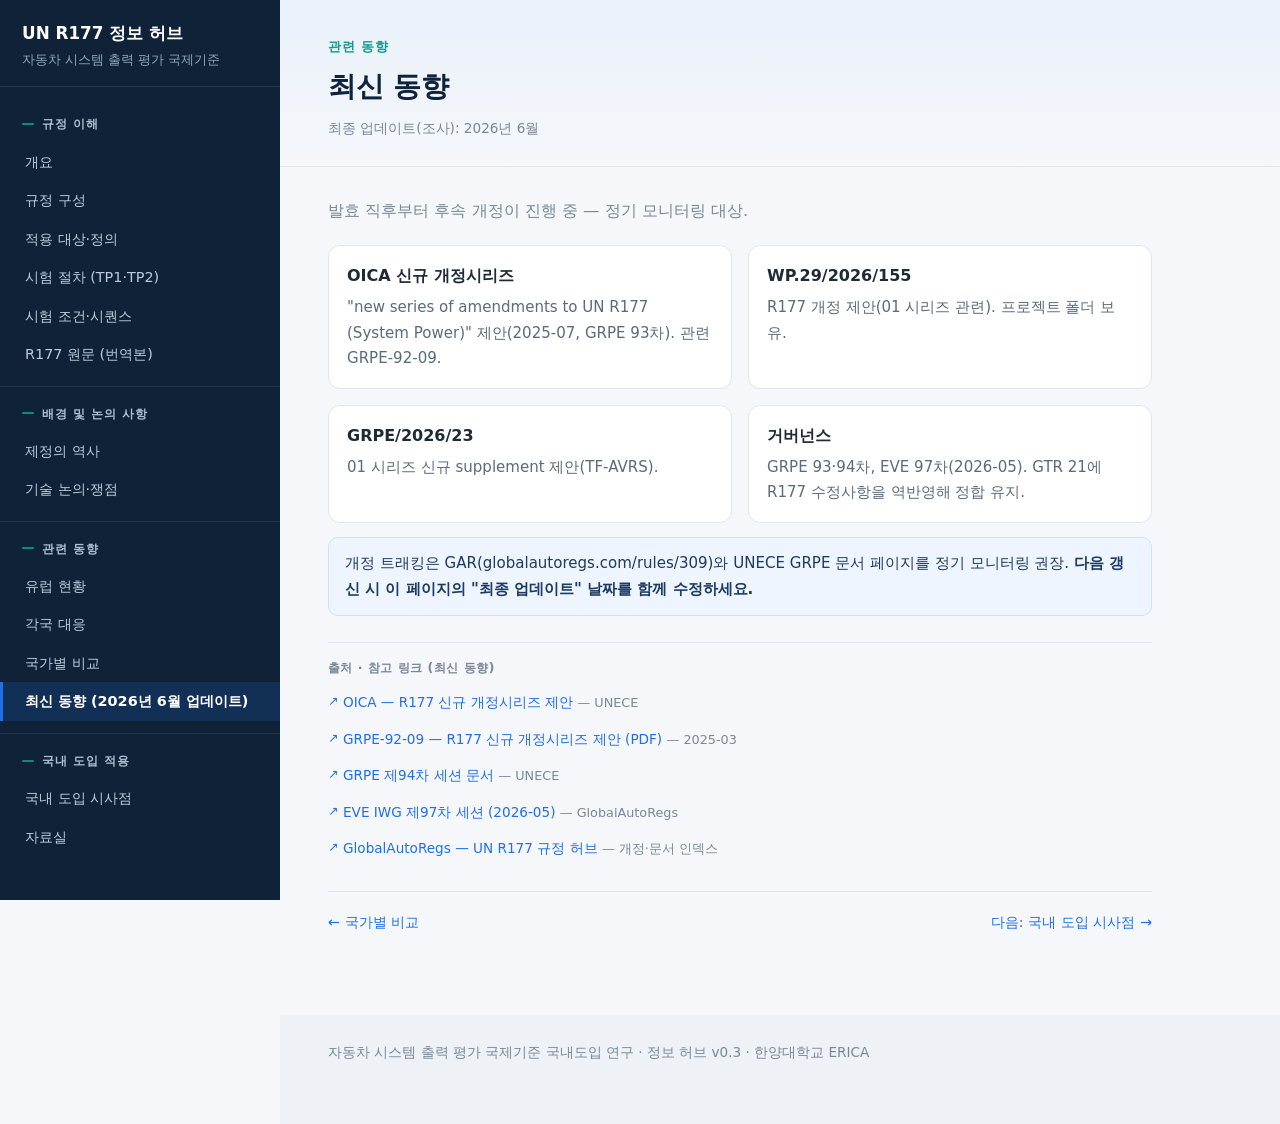
<file: updates.html>
<!DOCTYPE html>
<html lang="ko">
<head>
<meta charset="UTF-8">
<meta name="viewport" content="width=device-width, initial-scale=1.0">
<title>최신 동향 — UN R177 정보 허브</title>
<link rel="stylesheet" href="styles.css">
</head>
<body data-page="updates">
<div class="layout">
<aside id="sidebar"></aside>
<main>
<div class="pagehead">
  <div class="kick">관련 동향</div>
  <h1>최신 동향</h1>
  <div class="sub">최종 업데이트(조사): 2026년 6월</div>
</div>
<div class="content">
  <p class="lead">발효 직후부터 후속 개정이 진행 중 — 정기 모니터링 대상.</p>
  <div class="grid g2">
    <div class="card"><h4>OICA 신규 개정시리즈</h4><p>"new series of amendments to UN R177 (System Power)" 제안(2025-07, GRPE 93차). 관련 GRPE-92-09.</p></div>
    <div class="card"><h4>WP.29/2026/155</h4><p>R177 개정 제안(01 시리즈 관련). 프로젝트 폴더 보유.</p></div>
    <div class="card"><h4>GRPE/2026/23</h4><p>01 시리즈 신규 supplement 제안(TF-AVRS).</p></div>
    <div class="card"><h4>거버넌스</h4><p>GRPE 93·94차, EVE 97차(2026-05). GTR 21에 R177 수정사항을 역반영해 정합 유지.</p></div>
  </div>
  <div class="callout info">개정 트래킹은 GAR(globalautoregs.com/rules/309)와 UNECE GRPE 문서 페이지를 정기 모니터링 권장. <b>다음 갱신 시 이 페이지의 "최종 업데이트" 날짜를 함께 수정하세요.</b></div>
  <div class="reflinks">
    <h4>출처 · 참고 링크 (최신 동향)</h4>
    <ul>
      <li><a href="https://unece.org/transport/documents/2025/07/working-documents/oica-proposal-new-series-amendments-un-regulation-no" target="_blank" rel="noopener">OICA — R177 신규 개정시리즈 제안</a> <span class="m">— UNECE</span></li>
      <li><a href="https://unece.org/sites/default/files/2025-03/GRPE-92-09e.pdf" target="_blank" rel="noopener">GRPE-92-09 — R177 신규 개정시리즈 제안 (PDF)</a> <span class="m">— 2025-03</span></li>
      <li><a href="https://unece.org/info/events/event/409612" target="_blank" rel="noopener">GRPE 제94차 세션 문서</a> <span class="m">— UNECE</span></li>
      <li><a href="https://globalautoregs.com/meetings/3665" target="_blank" rel="noopener">EVE IWG 제97차 세션 (2026-05)</a> <span class="m">— GlobalAutoRegs</span></li>
      <li><a href="https://globalautoregs.com/rules/309" target="_blank" rel="noopener">GlobalAutoRegs — UN R177 규정 허브</a> <span class="m">— 개정·문서 인덱스</span></li>
    </ul>
  </div>
  <div class="pagenav"><a href="compare.html">← 국가별 비교</a><a href="korea.html">다음: 국내 도입 시사점 →</a></div>
</div>
<footer>자동차 시스템 출력 평가 국제기준 국내도입 연구 · 정보 허브 v0.3 · 한양대학교 ERICA</footer>
</main>
</div>
<script src="nav.js"></script>
</body>
</html>
</file>
<file: styles.css>
:root{
  --bg:#f5f7fa; --surface:#ffffff; --surface2:#eef2f7; --line:#dfe6ee;
  --text:#1f2a37; --muted:#5b6b7b; --soft:#7a8896;
  --accent:#1f6feb; --accent-d:#1452c4; --teal:#0f9d8b; --warn:#b9770a; --warn-bg:#fff6e6;
  --ok:#0f9d6b; --ok-bg:#e8f7f0; --sidebar:#0f2238;
}
*{box-sizing:border-box}
html{scroll-behavior:smooth}
body{margin:0;font-family:"Segoe UI","Malgun Gothic","Apple SD Gothic Neo",system-ui,sans-serif;
  background:var(--bg);color:var(--text);line-height:1.7;font-size:16px}
a{color:var(--accent);text-decoration:none}
a:hover{text-decoration:underline}
/* layout */
.layout{display:grid;grid-template-columns:280px 1fr;min-height:100vh}
/* sidebar */
aside{position:sticky;top:0;align-self:start;height:100vh;overflow-y:auto;
  background:var(--sidebar);color:#cdd9e6;padding:22px 0}
aside a.brand{display:block;padding:0 22px 16px;border-bottom:1px solid rgba(255,255,255,.1);
  margin-bottom:10px;border-left:none}
aside a.brand:hover{background:none;text-decoration:none}
aside .brand .t{color:#fff;font-weight:700;font-size:1.05rem;line-height:1.35}
aside .brand .s{color:#8fa6bd;font-size:.8rem;margin-top:4px}
aside .group{padding:16px 0 4px;margin-top:8px;border-top:1px solid rgba(255,255,255,.07)}
aside .group:first-of-type{margin-top:0;border-top:none}
aside .group .h{color:#aebfd2;font-size:.78rem;font-weight:700;letter-spacing:.07em;
  padding:0 22px 8px;display:flex;align-items:center;gap:8px}
aside .group .h::before{content:"";width:12px;height:2px;border-radius:2px;background:var(--teal);flex:none;opacity:.85}
aside a{display:block;color:#bcccdc;padding:7px 22px;font-size:.9rem;border-left:3px solid transparent}
aside a:hover{background:rgba(255,255,255,.06);color:#fff;text-decoration:none}
aside a.active{color:#fff;border-left-color:var(--accent);background:rgba(31,111,235,.16);font-weight:600}
/* main */
main{min-width:0}
.hero{background:linear-gradient(180deg,#eaf1fb,#f5f7fa);border-bottom:1px solid var(--line);padding:48px 48px 36px}
.hero .kick{color:var(--teal);font-weight:700;letter-spacing:.06em;font-size:.8rem;text-transform:uppercase}
.hero h1{font-size:2rem;margin:.25em 0 .35em;line-height:1.25;letter-spacing:-.01em}
.hero p{color:var(--muted);max-width:780px;margin:0;font-size:1.05rem}
.chips{margin-top:16px;display:flex;flex-wrap:wrap;gap:8px}
.chip{background:var(--surface);border:1px solid var(--line);border-radius:999px;padding:5px 13px;font-size:.82rem;color:var(--muted)}
/* page header (sub-pages) */
.pagehead{background:linear-gradient(180deg,#eaf1fb,#f5f7fa);border-bottom:1px solid var(--line);padding:36px 48px 26px}
.pagehead .kick{color:var(--teal);font-weight:700;letter-spacing:.06em;font-size:.8rem;text-transform:uppercase}
.pagehead h1{font-size:1.75rem;margin:.2em 0 0;letter-spacing:-.01em;color:#10233c}
.pagehead .sub{color:var(--soft);font-size:.85rem;margin-top:6px}
.content{padding:30px 48px 80px;max-width:920px}
section{padding:8px 0 24px;border-bottom:1px solid var(--line)}
section:last-child{border-bottom:none}
h2{font-size:1.5rem;margin:0 0 4px;letter-spacing:-.01em;scroll-margin-top:16px}
h2 .num{color:var(--accent);font-weight:800;margin-right:8px}
.lead{color:var(--soft);margin:0 0 20px;font-size:1.02rem}
h3{font-size:1.12rem;margin:26px 0 8px}
h4{font-size:1rem;margin:18px 0 6px;color:#2c3a4a}
p{margin:0 0 12px}
ul,ol{margin:0 0 14px;padding-left:20px}
li{margin:5px 0}
.grid{display:grid;gap:16px}
.g2{grid-template-columns:1fr 1fr}
.g3{grid-template-columns:repeat(3,1fr)}
.card{background:var(--surface);border:1px solid var(--line);border-radius:12px;padding:16px 18px}
.card h4{margin:0 0 6px;color:var(--text)}
.card p{margin:0;color:var(--muted);font-size:.94rem}
table{width:100%;border-collapse:collapse;font-size:.9rem;margin:6px 0 8px}
th,td{border:1px solid var(--line);padding:9px 11px;text-align:left;vertical-align:top}
th{background:var(--surface2);font-weight:700;color:#2c3a4a}
tr:nth-child(even) td{background:#fafcfe}
.formula{background:#0f2238;color:#dbe7f5;border-radius:9px;padding:11px 14px;font-family:Consolas,"Courier New",monospace;font-size:.9rem;overflow-x:auto;margin:8px 0}
.callout{border-radius:10px;padding:13px 16px;margin:14px 0;font-size:.94rem;border:1px solid}
.info{background:#eef5ff;border-color:#cfe0fb;color:#1d3a63}
.warn{background:var(--warn-bg);border-color:#f0d9a8;color:#7a5206}
.ok{background:var(--ok-bg);border-color:#bce8d4;color:#0a5c3e}
.badge{font-size:.7rem;padding:2px 8px;border-radius:6px;font-weight:700;vertical-align:middle}
.b-ok{background:var(--ok-bg);color:var(--ok);border:1px solid #bce8d4}
.b-warn{background:var(--warn-bg);color:var(--warn);border:1px solid #f0d9a8}
.b-info{background:#eef5ff;color:var(--accent);border:1px solid #cfe0fb}
/* timeline */
.timeline{position:relative;margin:10px 0 0;padding-left:24px}
.timeline::before{content:"";position:absolute;left:7px;top:6px;bottom:6px;width:2px;background:var(--line)}
.tl{position:relative;padding:6px 0 14px 10px}
.tl::before{content:"";position:absolute;left:-21px;top:11px;width:11px;height:11px;border-radius:50%;background:var(--accent);box-shadow:0 0 0 4px #dbe8fc}
.tl .d{color:var(--accent-d);font-weight:700;font-size:.9rem}
.tl .e{color:var(--text)}
.src{font-size:.82rem;color:var(--soft);margin-top:8px}
.src b{color:var(--muted)}
.reflinks{margin:26px 0 4px;border-top:1px solid var(--line);padding-top:14px}
.reflinks h4{margin:0 0 9px;font-size:.78rem;color:var(--soft);font-weight:700;letter-spacing:.04em;text-transform:uppercase}
.reflinks ul{margin:0;padding:0;list-style:none;display:grid;gap:6px}
.reflinks li{font-size:.85rem;line-height:1.5;padding-left:15px;position:relative;color:var(--muted)}
.reflinks li::before{content:"↗";position:absolute;left:0;top:0;color:var(--accent);font-size:.78rem}
.reflinks a{color:var(--accent)}
.reflinks .m{color:var(--soft);font-size:.8rem}
.reflinks .note{font-size:.78rem;color:var(--soft);margin:8px 0 0}
.pagenav{display:flex;justify-content:space-between;gap:12px;margin-top:28px;padding-top:18px;border-top:1px solid var(--line);font-size:.9rem}
.pagenav a{color:var(--accent)}
footer{padding:26px 48px 60px;color:var(--soft);font-size:.85rem;background:var(--surface2)}
.toggle{display:none}
@media(max-width:900px){
  .layout{grid-template-columns:1fr}
  aside{position:sticky;top:0;height:auto;max-height:none;z-index:20;padding:10px 0}
  aside .groups{display:none}
  aside.open .groups{display:block}
  .toggle{display:block;margin:8px 16px 4px;padding:8px 12px;background:rgba(255,255,255,.1);color:#fff;border:none;border-radius:8px;font-size:.9rem}
  .hero,.pagehead,.content,footer{padding-left:20px;padding-right:20px}
  .g2,.g3{grid-template-columns:1fr}
  .hero h1{font-size:1.6rem}
}
</file>
